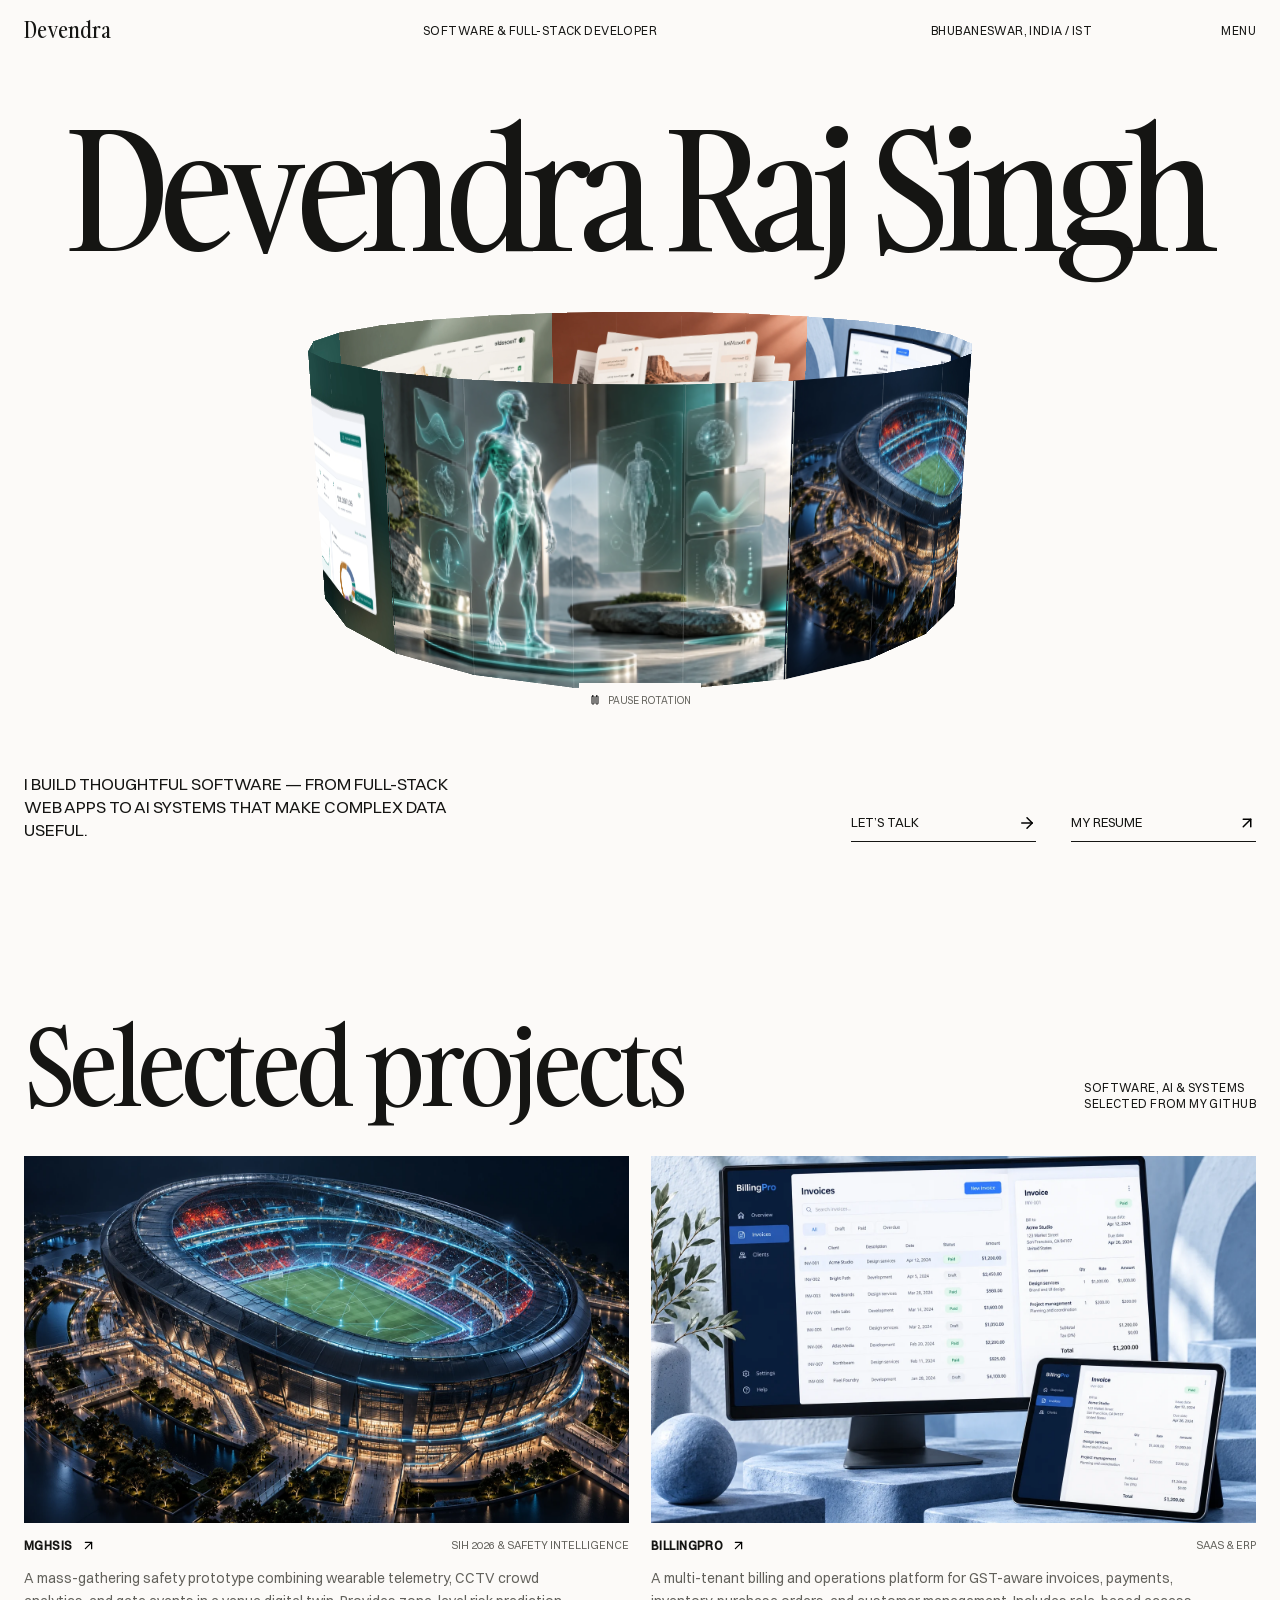
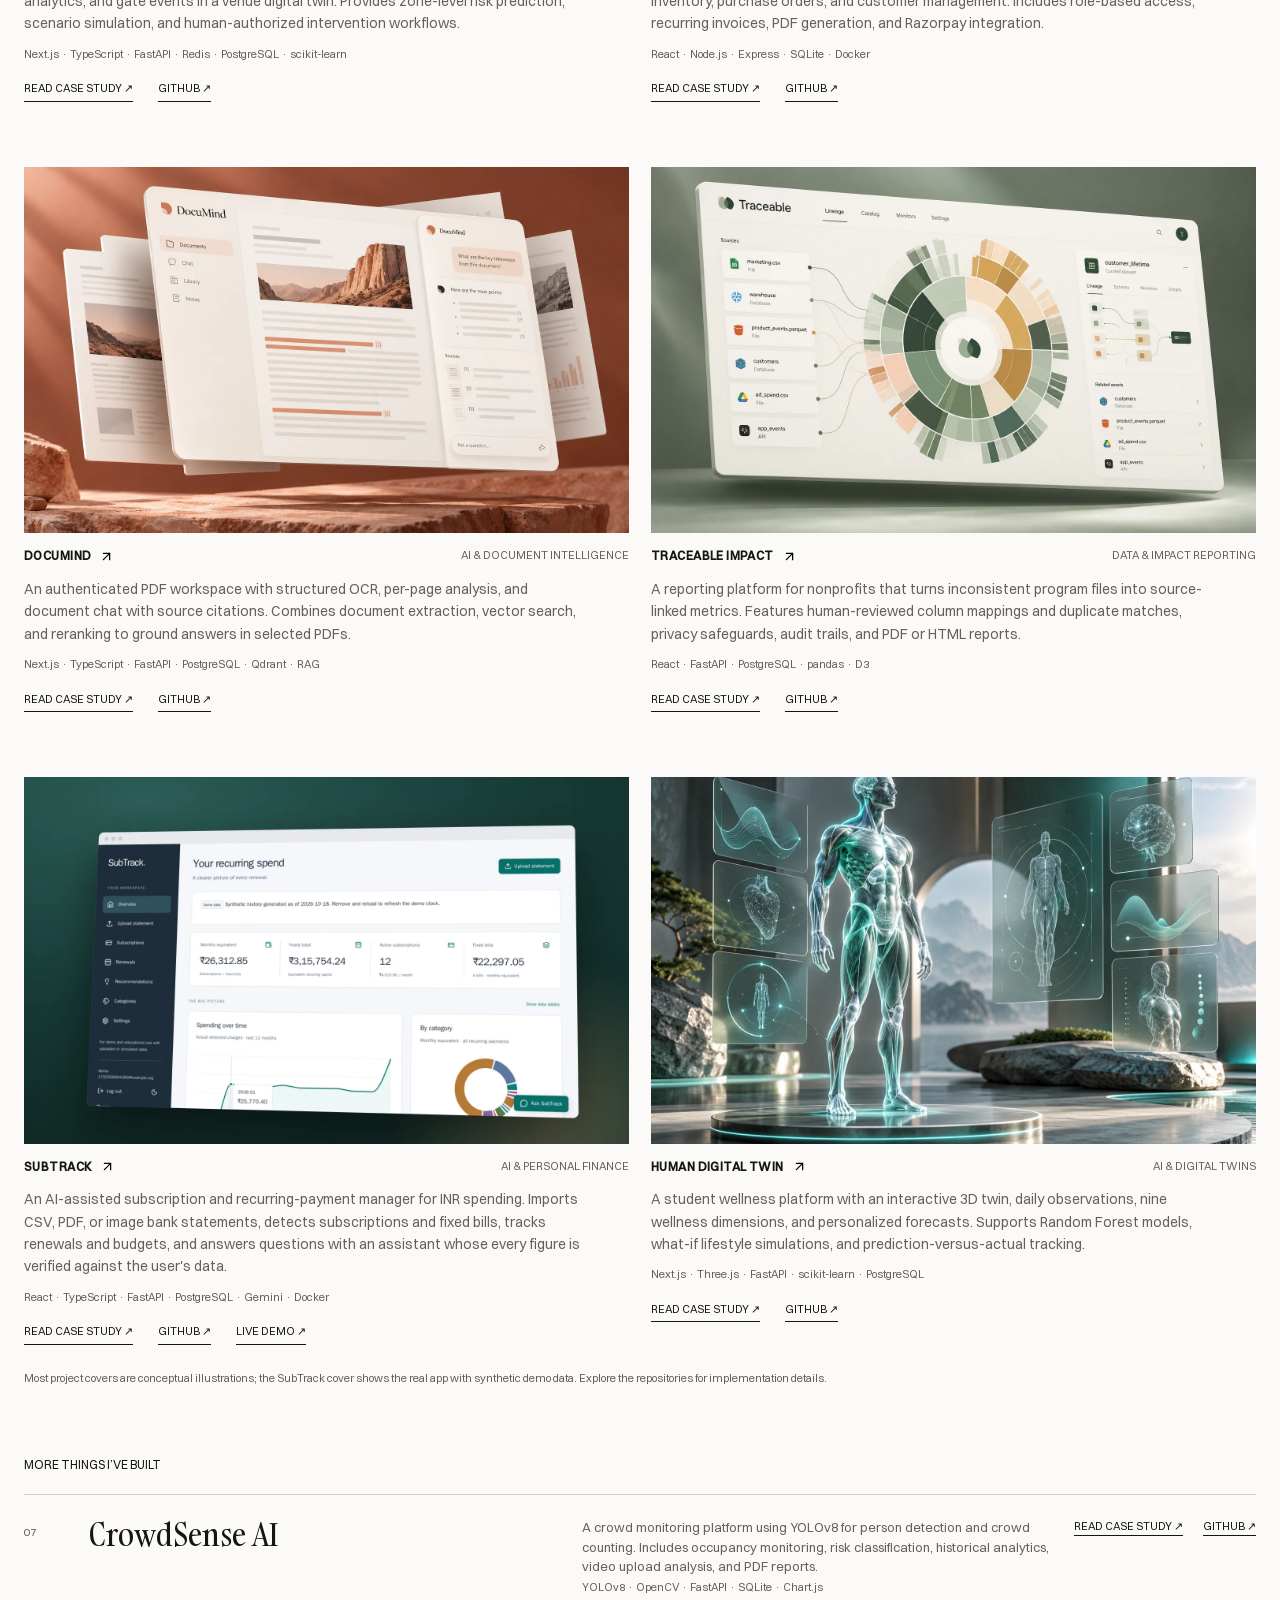
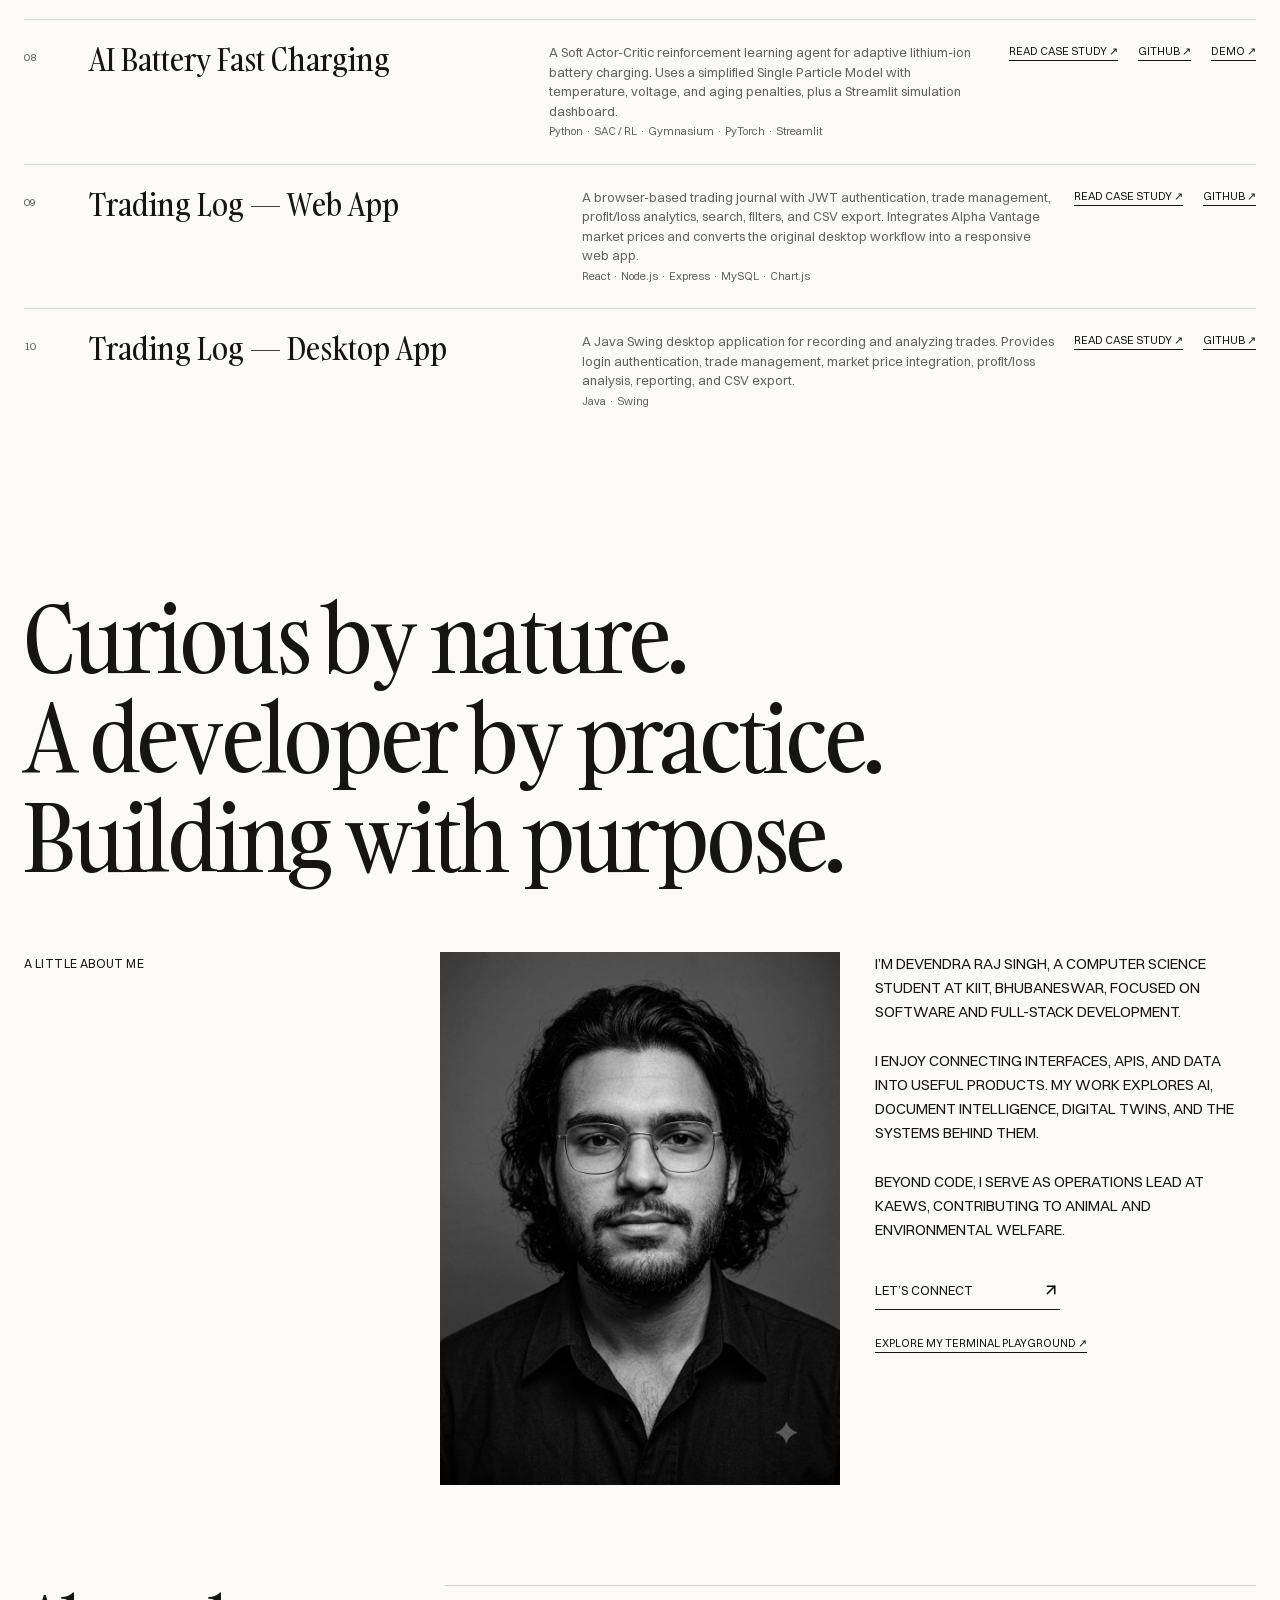
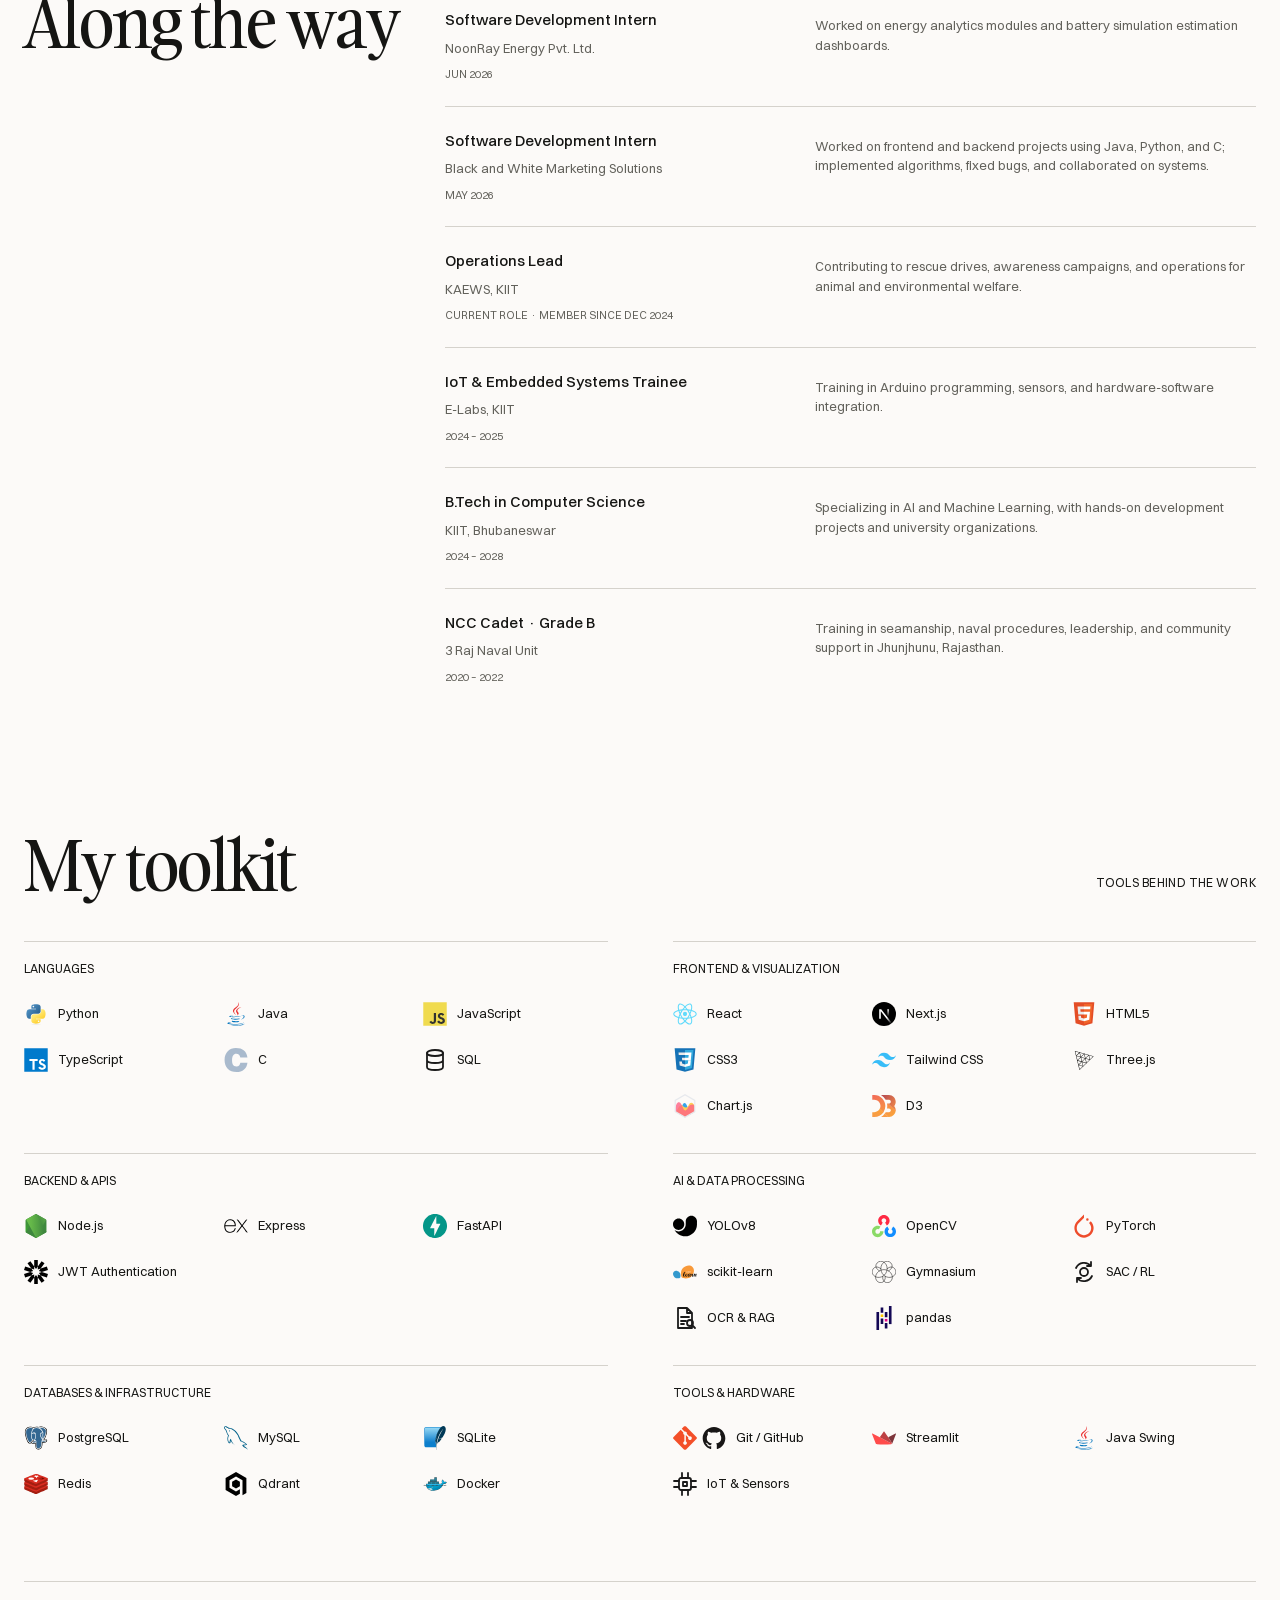
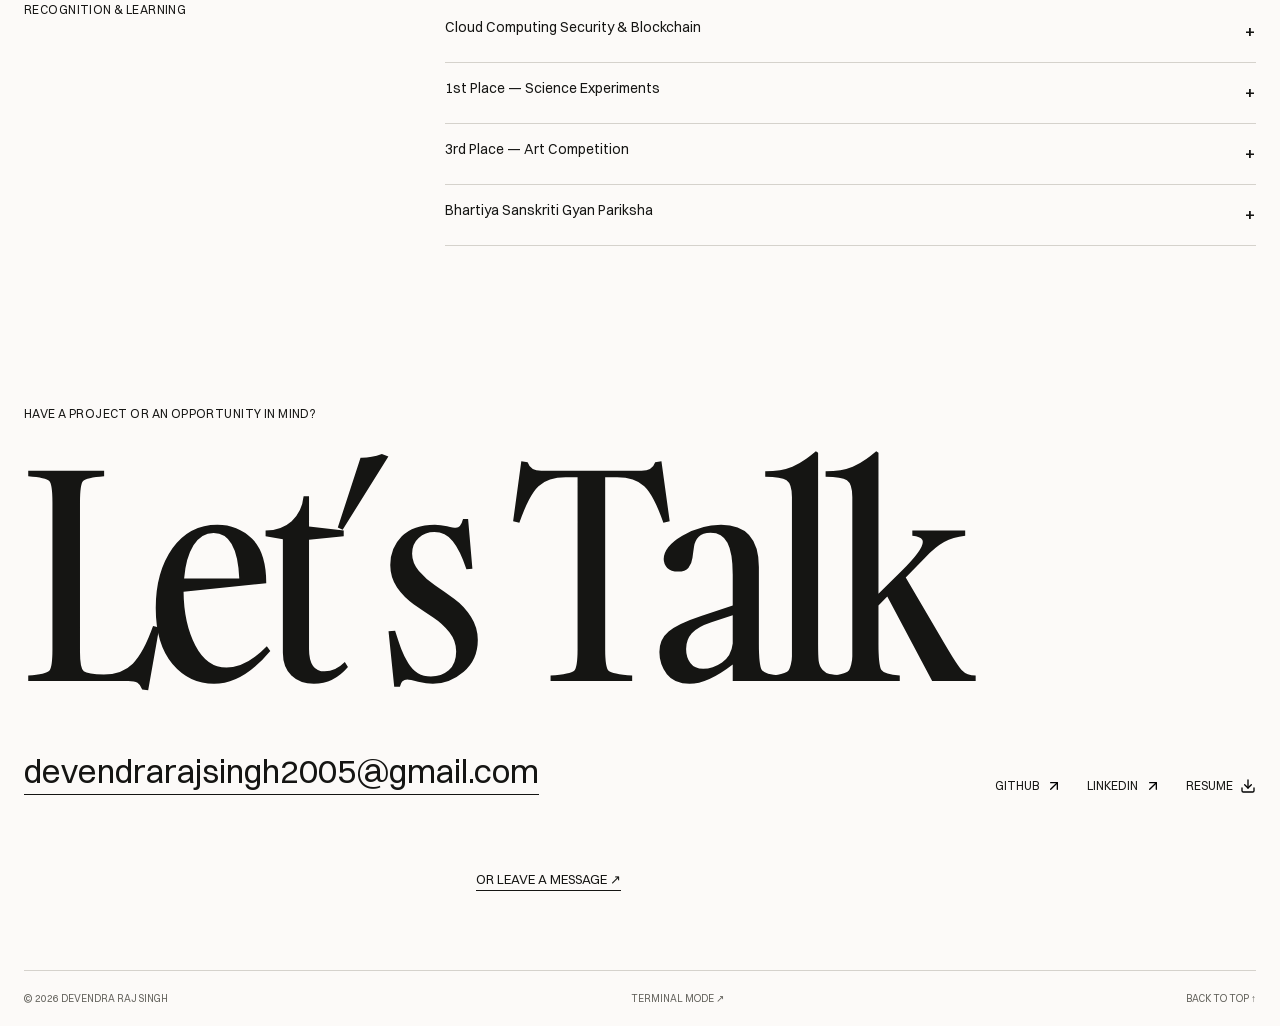
<file: index.html>
<!doctype html>
<html lang="en"><head><meta charset="utf-8"><meta name="viewport" content="width=device-width,initial-scale=1"><title>Devendra Raj Singh — Software & Full-Stack Developer</title><meta name="description" content="Devendra Raj Singh — full-stack developer and Computer Science student at KIIT. Explore software, AI, and digital twin projects."><meta name="theme-color" content="#fcfaf8"><link rel="icon" href="favicon.svg" type="image/svg+xml"><link rel="preload" href="fonts/gambarino.woff2" as="font" type="font/woff2" crossorigin><link rel="stylesheet" href="portfolio.css"><script defer src="vendor/email.min.js"></script><script defer src="portfolio.js"></script></head>
<body><a class="skip" href="#main">Skip to content</a>
<header class="site-header"><a class="wordmark" href="#home" aria-label="Devendra Raj Singh home">Devendra</a><span class="eyebrow">Software & full-stack developer</span><span class="eyebrow location">Bhubaneswar, India / IST</span><button class="menu-toggle" type="button" aria-expanded="false" aria-controls="menu-panel">MENU</button></header>
<div class="menu-panel" id="menu-panel" hidden><nav aria-label="Main navigation"><a href="#home"><small>01</small>Home</a><a href="#projects"><small>02</small>Projects</a><a href="#about"><small>03</small>About</a><a href="#skills"><small>04</small>Skills</a><a href="#contact"><small>05</small>Contact</a></nav><div class="menu-footer"><a href="output/pdf/Devendra_Raj_Singh_Resume.pdf" target="_blank" rel="noopener">Download resume ↗</a><a href="mailto:devendrarajsingh2005@gmail.com">devendrarajsingh2005@gmail.com</a></div></div>
<main id="main"><section class="hero" id="home" aria-labelledby="hero-title"><h1 id="hero-title">Devendra <span>Raj Singh</span></h1><div class="ring-stage" tabindex="0" role="group" aria-label="Rotating project artwork. Drag or use left and right arrow keys to rotate; space to pause."><div class="project-ring" aria-hidden="true"><div class="ring-slice" style="--angle:0deg;background-image:url('images/redesign/mghsis-cover.webp');background-position:0% center"></div><div class="ring-slice" style="--angle:15deg;background-image:url('images/redesign/mghsis-cover.webp');background-position:33.333333333333336% center"></div><div class="ring-slice" style="--angle:30deg;background-image:url('images/redesign/mghsis-cover.webp');background-position:66.66666666666667% center"></div><div class="ring-slice" style="--angle:45deg;background-image:url('images/redesign/mghsis-cover.webp');background-position:100% center"></div><div class="ring-slice" style="--angle:60deg;background-image:url('images/redesign/billingpro-cover.webp');background-position:0% center"></div><div class="ring-slice" style="--angle:75deg;background-image:url('images/redesign/billingpro-cover.webp');background-position:33.333333333333336% center"></div><div class="ring-slice" style="--angle:90deg;background-image:url('images/redesign/billingpro-cover.webp');background-position:66.66666666666667% center"></div><div class="ring-slice" style="--angle:105deg;background-image:url('images/redesign/billingpro-cover.webp');background-position:100% center"></div><div class="ring-slice" style="--angle:120deg;background-image:url('images/redesign/documind-cover.webp');background-position:0% center"></div><div class="ring-slice" style="--angle:135deg;background-image:url('images/redesign/documind-cover.webp');background-position:33.333333333333336% center"></div><div class="ring-slice" style="--angle:150deg;background-image:url('images/redesign/documind-cover.webp');background-position:66.66666666666667% center"></div><div class="ring-slice" style="--angle:165deg;background-image:url('images/redesign/documind-cover.webp');background-position:100% center"></div><div class="ring-slice" style="--angle:180deg;background-image:url('images/redesign/traceable-cover.webp');background-position:0% center"></div><div class="ring-slice" style="--angle:195deg;background-image:url('images/redesign/traceable-cover.webp');background-position:33.333333333333336% center"></div><div class="ring-slice" style="--angle:210deg;background-image:url('images/redesign/traceable-cover.webp');background-position:66.66666666666667% center"></div><div class="ring-slice" style="--angle:225deg;background-image:url('images/redesign/traceable-cover.webp');background-position:100% center"></div><div class="ring-slice" style="--angle:240deg;background-image:url('images/redesign/subtrack-cover.webp');background-position:0% center"></div><div class="ring-slice" style="--angle:255deg;background-image:url('images/redesign/subtrack-cover.webp');background-position:33.333333333333336% center"></div><div class="ring-slice" style="--angle:270deg;background-image:url('images/redesign/subtrack-cover.webp');background-position:66.66666666666667% center"></div><div class="ring-slice" style="--angle:285deg;background-image:url('images/redesign/subtrack-cover.webp');background-position:100% center"></div><div class="ring-slice" style="--angle:300deg;background-image:url('images/redesign/human-twin-cover.webp');background-position:0% center"></div><div class="ring-slice" style="--angle:315deg;background-image:url('images/redesign/human-twin-cover.webp');background-position:33.333333333333336% center"></div><div class="ring-slice" style="--angle:330deg;background-image:url('images/redesign/human-twin-cover.webp');background-position:66.66666666666667% center"></div><div class="ring-slice" style="--angle:345deg;background-image:url('images/redesign/human-twin-cover.webp');background-position:100% center"></div></div></div><div class="ring-bottom"><button type="button" class="motion-toggle" hidden><img src="images/icons/pause.svg" alt="" width="18" height="18"><span>Pause rotation</span></button></div><div class="hero-bottom"><p class="hero-intro">I build thoughtful software — from full-stack web apps to AI systems that make complex data useful.</p><div class="hero-actions"><a class="text-link" href="#contact">Let’s talk <img src="images/icons/arrow-right.svg" alt="" width="18" height="18"></a><a class="text-link" href="output/pdf/Devendra_Raj_Singh_Resume.pdf" target="_blank" rel="noopener">My resume <img src="images/icons/arrow-up-right.svg" alt="" width="18" height="18"></a></div></div></section>
<section class="section" id="projects" aria-labelledby="projects-title"><div class="section-top"><h2 id="projects-title">Selected projects</h2><span class="eyebrow">Software, AI & systems<br>Selected from my GitHub</span></div><div class="project-grid"><article class="project"><a class="project-image" href="case-studies/mghsis.html" aria-label="Read the MGHSIS case study"><img src="images/redesign/mghsis-cover.webp" alt="MGHSIS — illustrative project artwork" width="1536" height="1024" loading="lazy"></a><div class="project-caption"><h3 class="eyebrow"><a href="case-studies/mghsis.html">MGHSIS <img src="images/icons/arrow-up-right.svg" alt="" width="18" height="18"></a></h3><span class="project-category">SIH 2026 &amp; Safety Intelligence</span></div><p class="project-description">A mass-gathering safety prototype combining wearable telemetry, CCTV crowd analytics, and gate events in a venue digital twin. Provides zone-level risk prediction, scenario simulation, and human-authorized intervention workflows.</p><p class="project-tech">Next.js · TypeScript · FastAPI · Redis · PostgreSQL · scikit-learn</p><div class="project-links"><a href="case-studies/mghsis.html">Read case study ↗</a><a href="https://github.com/devendrarajsingh07/SIH2026-MGHSIS." target="_blank" rel="noopener noreferrer">GitHub ↗</a></div></article>
<article class="project"><a class="project-image" href="case-studies/billingpro.html" aria-label="Read the BillingPro case study"><img src="images/redesign/billingpro-cover.webp" alt="BillingPro — illustrative project artwork" width="1536" height="1024" loading="lazy"></a><div class="project-caption"><h3 class="eyebrow"><a href="case-studies/billingpro.html">BillingPro <img src="images/icons/arrow-up-right.svg" alt="" width="18" height="18"></a></h3><span class="project-category">SaaS &amp; ERP</span></div><p class="project-description">A multi-tenant billing and operations platform for GST-aware invoices, payments, inventory, purchase orders, and customer management. Includes role-based access, recurring invoices, PDF generation, and Razorpay integration.</p><p class="project-tech">React · Node.js · Express · SQLite · Docker</p><div class="project-links"><a href="case-studies/billingpro.html">Read case study ↗</a><a href="https://github.com/devendrarajsingh07/billingpro-saas" target="_blank" rel="noopener noreferrer">GitHub ↗</a></div></article>
<article class="project"><a class="project-image" href="case-studies/documind.html" aria-label="Read the DocuMind case study"><img src="images/redesign/documind-cover.webp" alt="DocuMind — illustrative project artwork" width="1536" height="1024" loading="lazy"></a><div class="project-caption"><h3 class="eyebrow"><a href="case-studies/documind.html">DocuMind <img src="images/icons/arrow-up-right.svg" alt="" width="18" height="18"></a></h3><span class="project-category">AI &amp; Document Intelligence</span></div><p class="project-description">An authenticated PDF workspace with structured OCR, per-page analysis, and document chat with source citations. Combines document extraction, vector search, and reranking to ground answers in selected PDFs.</p><p class="project-tech">Next.js · TypeScript · FastAPI · PostgreSQL · Qdrant · RAG</p><div class="project-links"><a href="case-studies/documind.html">Read case study ↗</a><a href="https://github.com/devendrarajsingh07/Pdf-with-Ai-Rag" target="_blank" rel="noopener noreferrer">GitHub ↗</a></div></article>
<article class="project"><a class="project-image" href="case-studies/traceable.html" aria-label="Read the Traceable Impact case study"><img src="images/redesign/traceable-cover.webp" alt="Traceable Impact — illustrative project artwork" width="1536" height="1024" loading="lazy"></a><div class="project-caption"><h3 class="eyebrow"><a href="case-studies/traceable.html">Traceable Impact <img src="images/icons/arrow-up-right.svg" alt="" width="18" height="18"></a></h3><span class="project-category">Data &amp; Impact Reporting</span></div><p class="project-description">A reporting platform for nonprofits that turns inconsistent program files into source-linked metrics. Features human-reviewed column mappings and duplicate matches, privacy safeguards, audit trails, and PDF or HTML reports.</p><p class="project-tech">React · FastAPI · PostgreSQL · pandas · D3</p><div class="project-links"><a href="case-studies/traceable.html">Read case study ↗</a><a href="https://github.com/devendrarajsingh07/Traceable-impact-reporting-" target="_blank" rel="noopener noreferrer">GitHub ↗</a></div></article>
<article class="project"><a class="project-image" href="case-studies/subtrack.html" aria-label="Read the SubTrack case study"><img src="images/redesign/subtrack-cover.webp" alt="SubTrack dashboard showing recurring spend, renewals, and category totals from synthetic demo data" width="1536" height="1024" loading="lazy"></a><div class="project-caption"><h3 class="eyebrow"><a href="case-studies/subtrack.html">SubTrack <img src="images/icons/arrow-up-right.svg" alt="" width="18" height="18"></a></h3><span class="project-category">AI &amp; Personal Finance</span></div><p class="project-description">An AI-assisted subscription and recurring-payment manager for INR spending. Imports CSV, PDF, or image bank statements, detects subscriptions and fixed bills, tracks renewals and budgets, and answers questions with an assistant whose every figure is verified against the user's data.</p><p class="project-tech">React · TypeScript · FastAPI · PostgreSQL · Gemini · Docker</p><div class="project-links"><a href="case-studies/subtrack.html">Read case study ↗</a><a href="https://github.com/devendrarajsingh07/AI-Powered-Subscription-Recurring-Payment-Manager" target="_blank" rel="noopener noreferrer">GitHub ↗</a><a href="https://ai-powered-subscription-recurring-p.vercel.app" target="_blank" rel="noopener noreferrer">Live demo ↗</a></div></article>
<article class="project"><a class="project-image" href="case-studies/human-digital-twin.html" aria-label="Read the Human Digital Twin case study"><img src="images/redesign/human-twin-cover.webp" alt="Human Digital Twin — illustrative project artwork" width="1536" height="1024" loading="lazy"></a><div class="project-caption"><h3 class="eyebrow"><a href="case-studies/human-digital-twin.html">Human Digital Twin <img src="images/icons/arrow-up-right.svg" alt="" width="18" height="18"></a></h3><span class="project-category">AI &amp; Digital Twins</span></div><p class="project-description">A student wellness platform with an interactive 3D twin, daily observations, nine wellness dimensions, and personalized forecasts. Supports Random Forest models, what-if lifestyle simulations, and prediction-versus-actual tracking.</p><p class="project-tech">Next.js · Three.js · FastAPI · scikit-learn · PostgreSQL</p><div class="project-links"><a href="case-studies/human-digital-twin.html">Read case study ↗</a><a href="https://github.com/devendrarajsingh07/Human-Digital-Twin0.1" target="_blank" rel="noopener noreferrer">GitHub ↗</a></div></article></div><p class="art-note">Most project covers are conceptual illustrations; the SubTrack cover shows the real app with synthetic demo data. Explore the repositories for implementation details.</p><div class="more-projects"><h3>More things I’ve built</h3><article class="archive-project"><span class="number">07</span><h3><a href="case-studies/crowdsense.html" aria-label="Read the CrowdSense AI case study">CrowdSense AI</a></h3><p>A crowd monitoring platform using YOLOv8 for person detection and crowd counting. Includes occupancy monitoring, risk classification, historical analytics, video upload analysis, and PDF reports.<br><span class="project-tech">YOLOv8 · OpenCV · FastAPI · SQLite · Chart.js</span></p><div class="archive-links"><a href="case-studies/crowdsense.html">Read case study ↗</a><a href="https://github.com/devendrarajsingh07/CrowdSense-AI" target="_blank" rel="noopener noreferrer">GitHub ↗</a></div></article>
<article class="archive-project"><span class="number">08</span><h3><a href="case-studies/battery-fast-charging.html" aria-label="Read the AI Battery Fast Charging case study">AI Battery Fast Charging</a></h3><p>A Soft Actor-Critic reinforcement learning agent for adaptive lithium-ion battery charging. Uses a simplified Single Particle Model with temperature, voltage, and aging penalties, plus a Streamlit simulation dashboard.<br><span class="project-tech">Python · SAC / RL · Gymnasium · PyTorch · Streamlit</span></p><div class="archive-links"><a href="case-studies/battery-fast-charging.html">Read case study ↗</a><a href="https://github.com/devendrarajsingh07/AI_Battery_Fast_Charging" target="_blank" rel="noopener noreferrer">GitHub ↗</a><a href="https://devrajsingh07.streamlit.app" target="_blank" rel="noopener noreferrer">Demo ↗</a></div></article>
<article class="archive-project"><span class="number">09</span><h3><a href="case-studies/trading-log-web.html" aria-label="Read the Trading Log — Web App case study">Trading Log — Web App</a></h3><p>A browser-based trading journal with JWT authentication, trade management, profit/loss analytics, search, filters, and CSV export. Integrates Alpha Vantage market prices and converts the original desktop workflow into a responsive web app.<br><span class="project-tech">React · Node.js · Express · MySQL · Chart.js</span></p><div class="archive-links"><a href="case-studies/trading-log-web.html">Read case study ↗</a><a href="https://github.com/devendrarajsingh07/Trading-Log-Management-System-using-JS" target="_blank" rel="noopener noreferrer">GitHub ↗</a></div></article>
<article class="archive-project"><span class="number">10</span><h3><a href="case-studies/trading-log-desktop.html" aria-label="Read the Trading Log — Desktop App case study">Trading Log — Desktop App</a></h3><p>A Java Swing desktop application for recording and analyzing trades. Provides login authentication, trade management, market price integration, profit/loss analysis, reporting, and CSV export.<br><span class="project-tech">Java · Swing</span></p><div class="archive-links"><a href="case-studies/trading-log-desktop.html">Read case study ↗</a><a href="https://github.com/devendrarajsingh07/Trading-Log-Management-System" target="_blank" rel="noopener noreferrer">GitHub ↗</a></div></article></div></section>
<section class="section about" id="about" aria-labelledby="about-title"><h2 class="about-heading" id="about-title">Curious by nature.<br>A developer by practice.<br>Building with purpose.</h2><div class="about-layout"><p class="eyebrow about-label">A little about me</p><img class="portrait" src="images/devendra-portrait.jpeg" alt="Portrait of Devendra Raj Singh" width="896" height="1200" loading="lazy"><div class="about-copy"><p>I’m Devendra Raj Singh, a Computer Science student at KIIT, Bhubaneswar, focused on software and full-stack development.</p><p>I enjoy connecting interfaces, APIs, and data into useful products. My work explores AI, document intelligence, digital twins, and the systems behind them.</p><p>Beyond code, I serve as Operations Lead at KAEWS, contributing to animal and environmental welfare.</p><a class="text-link" href="mailto:devendrarajsingh2005@gmail.com">Let’s connect <img src="images/icons/arrow-up-right.svg" alt="" width="18" height="18"></a><a class="small-link" href="terminal.html">Explore my terminal playground ↗</a></div></div><div class="experience"><h2>Along the way</h2><div><article class="experience-entry"><div><h3>Software Development Intern</h3><p>NoonRay Energy Pvt. Ltd.</p><time>Jun 2026</time></div><p>Worked on energy analytics modules and battery simulation estimation dashboards.</p></article><article class="experience-entry"><div><h3>Software Development Intern</h3><p>Black and White Marketing Solutions</p><time>May 2026</time></div><p>Worked on frontend and backend projects using Java, Python, and C; implemented algorithms, fixed bugs, and collaborated on systems.</p></article><article class="experience-entry"><div><h3>Operations Lead</h3><p>KAEWS, KIIT</p><time>Current role · Member since Dec 2024</time></div><p>Contributing to rescue drives, awareness campaigns, and operations for animal and environmental welfare.</p></article><article class="experience-entry"><div><h3>IoT &amp; Embedded Systems Trainee</h3><p>E-Labs, KIIT</p><time>2024 – 2025</time></div><p>Training in Arduino programming, sensors, and hardware-software integration.</p></article><article class="experience-entry"><div><h3>B.Tech in Computer Science</h3><p>KIIT, Bhubaneswar</p><time>2024 – 2028</time></div><p>Specializing in AI and Machine Learning, with hands-on development projects and university organizations.</p></article><article class="experience-entry"><div><h3>NCC Cadet · Grade B</h3><p>3 Raj Naval Unit</p><time>2020 – 2022</time></div><p>Training in seamanship, naval procedures, leadership, and community support in Jhunjhunu, Rajasthan.</p></article></div></div></section>
<section class="section skills" id="skills" aria-labelledby="skills-title"><div class="section-top"><h2 id="skills-title">My toolkit</h2><p class="eyebrow">Tools behind the work</p></div><div class="skills-grid-groups"><div class="skill-group"><h3>Languages</h3><div class="skills-grid">
                    <span class="skill-badge"><img class="skill-icon" src="images/skills/python.svg" alt="" aria-hidden="true" width="24" height="24" loading="lazy"><span>Python</span></span>
                    <span class="skill-badge"><img class="skill-icon" src="images/skills/java.svg" alt="" aria-hidden="true" width="24" height="24" loading="lazy"><span>Java</span></span>
                    <span class="skill-badge"><img class="skill-icon" src="images/skills/javascript.svg" alt="" aria-hidden="true" width="24" height="24" loading="lazy"><span>JavaScript</span></span>
                    <span class="skill-badge"><img class="skill-icon" src="images/skills/typescript.svg" alt="" aria-hidden="true" width="24" height="24" loading="lazy"><span>TypeScript</span></span>
                    <span class="skill-badge"><img class="skill-icon" src="images/skills/c.svg" alt="" aria-hidden="true" width="24" height="24" loading="lazy"><span>C</span></span>
                    <span class="skill-badge"><img class="skill-icon" src="images/skills/sql.svg" alt="" aria-hidden="true" width="24" height="24" loading="lazy"><span>SQL</span></span>
                </div></div>
<div class="skill-group"><h3>Frontend &amp; Visualization</h3><div class="skills-grid">
                    <span class="skill-badge"><img class="skill-icon" src="images/skills/react.svg" alt="" aria-hidden="true" width="24" height="24" loading="lazy"><span>React</span></span>
                    <span class="skill-badge"><img class="skill-icon" src="images/skills/nextjs.svg" alt="" aria-hidden="true" width="24" height="24" loading="lazy"><span>Next.js</span></span>
                    <span class="skill-badge"><img class="skill-icon" src="images/skills/html5.svg" alt="" aria-hidden="true" width="24" height="24" loading="lazy"><span>HTML5</span></span>
                    <span class="skill-badge"><img class="skill-icon" src="images/skills/css3.svg" alt="" aria-hidden="true" width="24" height="24" loading="lazy"><span>CSS3</span></span>
                    <span class="skill-badge"><img class="skill-icon" src="images/skills/tailwind.svg" alt="" aria-hidden="true" width="24" height="24" loading="lazy"><span>Tailwind CSS</span></span>
                    <span class="skill-badge"><img class="skill-icon" src="images/skills/threejs.svg" alt="" aria-hidden="true" width="24" height="24" loading="lazy"><span>Three.js</span></span>
                    <span class="skill-badge"><img class="skill-icon" src="images/skills/chartjs.svg" alt="" aria-hidden="true" width="24" height="24" loading="lazy"><span>Chart.js</span></span>
                    <span class="skill-badge"><img class="skill-icon" src="images/skills/d3.svg" alt="" aria-hidden="true" width="24" height="24" loading="lazy"><span>D3</span></span>
                </div></div>
<div class="skill-group"><h3>Backend &amp; APIs</h3><div class="skills-grid">
                    <span class="skill-badge"><img class="skill-icon" src="images/skills/nodejs.svg" alt="" aria-hidden="true" width="24" height="24" loading="lazy"><span>Node.js</span></span>
                    <span class="skill-badge"><img class="skill-icon" src="images/skills/express.svg" alt="" aria-hidden="true" width="24" height="24" loading="lazy"><span>Express</span></span>
                    <span class="skill-badge"><img class="skill-icon" src="images/skills/fastapi.svg" alt="" aria-hidden="true" width="24" height="24" loading="lazy"><span>FastAPI</span></span>
                    <span class="skill-badge"><img class="skill-icon" src="images/skills/jsonwebtokens.svg" alt="" aria-hidden="true" width="24" height="24" loading="lazy"><span>JWT Authentication</span></span>
                </div></div>
<div class="skill-group"><h3>AI &amp; Data Processing</h3><div class="skills-grid">
                    <span class="skill-badge"><img class="skill-icon" src="images/skills/ultralytics.svg" alt="" aria-hidden="true" width="24" height="24" loading="lazy"><span>YOLOv8</span></span>
                    <span class="skill-badge"><img class="skill-icon" src="images/skills/opencv.svg" alt="" aria-hidden="true" width="24" height="24" loading="lazy"><span>OpenCV</span></span>
                    <span class="skill-badge"><img class="skill-icon" src="images/skills/pytorch.svg" alt="" aria-hidden="true" width="24" height="24" loading="lazy"><span>PyTorch</span></span>
                    <span class="skill-badge"><img class="skill-icon" src="images/skills/sklearn.svg" alt="" aria-hidden="true" width="24" height="24" loading="lazy"><span>scikit-learn</span></span>
                    <span class="skill-badge"><img class="skill-icon skill-icon-wide" src="images/skills/gymnasium.svg" alt="" aria-hidden="true" width="24" height="24" loading="lazy"><span>Gymnasium</span></span>
                    <span class="skill-badge"><img class="skill-icon" src="images/skills/reinforcement-learning.svg" alt="" aria-hidden="true" width="24" height="24" loading="lazy"><span>SAC / RL</span></span>
                    <span class="skill-badge"><img class="skill-icon" src="images/skills/document-ai.svg" alt="" aria-hidden="true" width="24" height="24" loading="lazy"><span>OCR &amp; RAG</span></span>
                    <span class="skill-badge"><img class="skill-icon" src="images/skills/pandas.svg" alt="" aria-hidden="true" width="24" height="24" loading="lazy"><span>pandas</span></span>
                </div></div>
<div class="skill-group"><h3>Databases &amp; Infrastructure</h3><div class="skills-grid">
                    <span class="skill-badge"><img class="skill-icon" src="images/skills/postgresql.svg" alt="" aria-hidden="true" width="24" height="24" loading="lazy"><span>PostgreSQL</span></span>
                    <span class="skill-badge"><img class="skill-icon" src="images/skills/mysql.svg" alt="" aria-hidden="true" width="24" height="24" loading="lazy"><span>MySQL</span></span>
                    <span class="skill-badge"><img class="skill-icon" src="images/skills/sqlite.svg" alt="" aria-hidden="true" width="24" height="24" loading="lazy"><span>SQLite</span></span>
                    <span class="skill-badge"><img class="skill-icon" src="images/skills/redis.svg" alt="" aria-hidden="true" width="24" height="24" loading="lazy"><span>Redis</span></span>
                    <span class="skill-badge"><img class="skill-icon" src="images/skills/qdrant.svg" alt="" aria-hidden="true" width="24" height="24" loading="lazy"><span>Qdrant</span></span>
                    <span class="skill-badge"><img class="skill-icon" src="images/skills/docker.svg" alt="" aria-hidden="true" width="24" height="24" loading="lazy"><span>Docker</span></span>
                </div></div>
<div class="skill-group"><h3>Tools &amp; Hardware</h3><div class="skills-grid">
                    <span class="skill-badge"><img class="skill-icon" src="images/skills/git.svg" alt="" aria-hidden="true" width="24" height="24" loading="lazy"><img class="skill-icon" src="images/skills/github.svg" alt="" aria-hidden="true" width="24" height="24" loading="lazy"><span>Git / GitHub</span></span>
                    <span class="skill-badge"><img class="skill-icon" src="images/skills/streamlit.svg" alt="" aria-hidden="true" width="24" height="24" loading="lazy"><span>Streamlit</span></span>
                    <span class="skill-badge"><img class="skill-icon" src="images/skills/java.svg" alt="" aria-hidden="true" width="24" height="24" loading="lazy"><span>Java Swing</span></span>
                    <span class="skill-badge"><img class="skill-icon" src="images/skills/iot.svg" alt="" aria-hidden="true" width="24" height="24" loading="lazy"><span>IoT &amp; Sensors</span></span>
                </div></div></div><div class="recognition"><p class="eyebrow">Recognition & learning</p><div><details><summary>Cloud Computing Security &amp; Blockchain</summary><p>Completed a 40-hour self-paced course from Electronics &amp; ICT Academy, IIT Roorkee, Jun 2026. Certificate ID: EICTIITR-SPC-CCSB-25-24.</p></details><details><summary>1st Place — Science Experiments</summary><p>Science &amp; Creativity Week, Birla Science Centre, BITS Pilani. Feb 2020.</p></details><details><summary>3rd Place — Art Competition</summary><p>Bharat Singh Memorial Art Competition, Birla Education Trust, Pilani. Dec 2019.</p></details><details><summary>Bhartiya Sanskriti Gyan Pariksha</summary><p>Participated in the cultural knowledge examination conducted by Gayatri Teerth, Shantikunj, Haridwar. 2019–20.</p></details></div></div></section>
<section class="section contact" id="contact" aria-labelledby="contact-title"><p class="eyebrow">Have a project or an opportunity in mind?</p><h2 id="contact-title">Let’s Talk</h2><div class="contact-top"><a class="email-link" href="mailto:devendrarajsingh2005@gmail.com">devendrarajsingh2005@gmail.com</a><div class="socials"><a href="https://github.com/devendrarajsingh07" target="_blank" rel="noopener noreferrer">GitHub <img src="images/icons/arrow-up-right.svg" alt="" width="18" height="18"></a><a href="https://www.linkedin.com/in/devendra-raj-singh-b118b3212/" target="_blank" rel="noopener noreferrer">LinkedIn <img src="images/icons/arrow-up-right.svg" alt="" width="18" height="18"></a><a href="output/pdf/Devendra_Raj_Singh_Resume.pdf" target="_blank" rel="noopener">Resume <img src="images/icons/download.svg" alt="" width="18" height="18"></a></div></div><details class="message-details"><summary>Or leave a message ↗</summary><form class="contact-form"><label>Your name<input name="name" autocomplete="name" required maxlength="120"></label><label>Email address<input name="email" type="email" autocomplete="email" required maxlength="254"></label><label class="full">Your message<textarea name="message" required maxlength="5000" rows="4"></textarea></label><button type="submit">Send message ↗</button><p class="form-status full" role="status" aria-live="polite"></p></form></details></section></main>
<footer class="site-footer"><span>© 2026 Devendra Raj Singh</span><a href="terminal.html">Terminal mode ↗</a><a href="#home">Back to top ↑</a></footer></body></html>
</file>
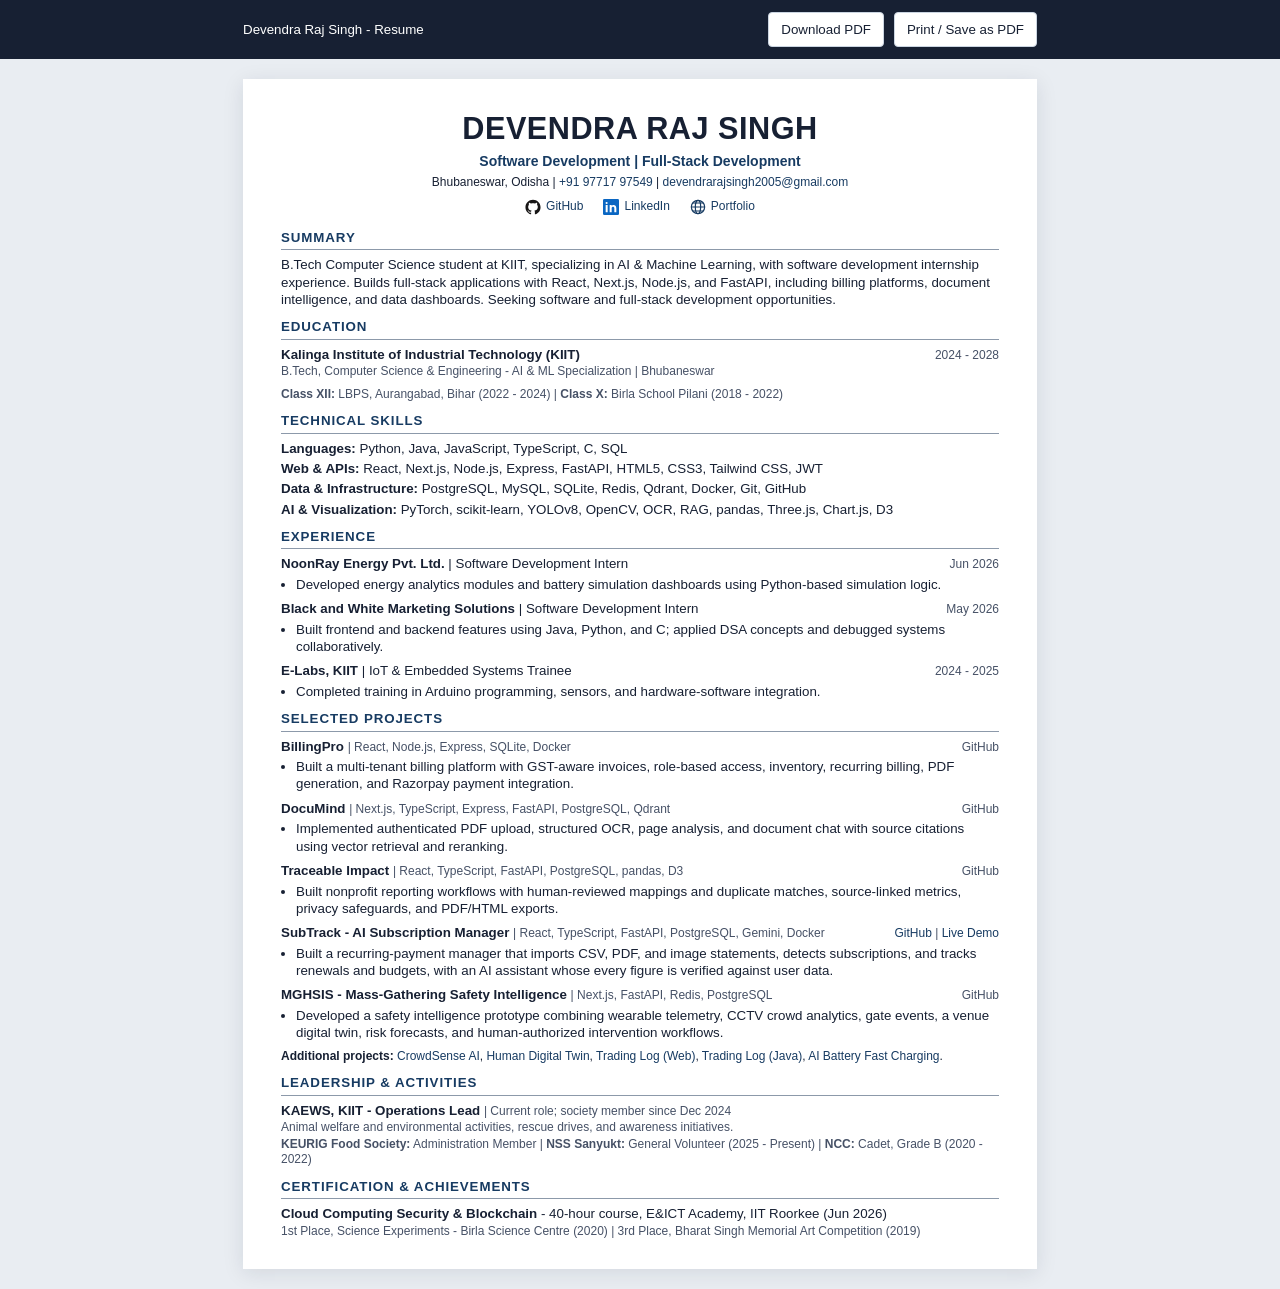
<file: resume.html>
<!DOCTYPE html>
<html lang="en">
<head>
  <meta charset="UTF-8">
  <meta name="viewport" content="width=device-width, initial-scale=1.0">
  <title>Devendra Raj Singh - Software Developer Resume</title>
  <meta name="description" content="Software and full-stack development resume of Devendra Raj Singh, B.Tech CSE student at KIIT specializing in AI and ML.">
  <link rel="icon" href="favicon.svg" type="image/svg+xml">
  <!-- Styles are inlined from resume.css so this HTML also works offline. -->
  <style>
:root { --ink: #172033; --muted: #465166; --accent: #173b62; }
* { box-sizing: border-box; }
body { margin: 0; color: var(--ink); background: #e9edf2; font-family: Arial, Helvetica, sans-serif; font-size: 10pt; line-height: 1.3; }
a { color: var(--accent); text-decoration: none; }
a:hover { text-decoration: underline; }
.print-bar { background: #172033; padding: 12px 20px; color: white; font-size: 10pt; }
.print-bar-inner { max-width: 794px; margin: auto; display: flex; justify-content: space-between; align-items: center; gap: 12px; }
.print-actions { display: flex; gap: 10px; }
.print-btn { border: 1px solid #cbd5e1; border-radius: 4px; background: white; color: #172033; padding: 8px 12px; font: inherit; cursor: pointer; }
.page { width: min(100% - 24px, 794px); margin: 20px auto; background: white; padding: 30px 38px; box-shadow: 0 4px 20px #1720331a; }
.resume-header { text-align: center; margin-bottom: 12px; }
h1 { font-size: 23pt; letter-spacing: 0.5px; margin: 0 0 3px; }
.resume-focus { margin: 0 0 5px; font-size: 10.5pt; font-weight: 600; color: var(--accent); }
.contact-line, .contact-links { font-size: 9pt; margin: 3px 0; overflow-wrap: anywhere; }
.profile-links { display: flex; align-items: center; justify-content: center; gap: 20px; flex-wrap: wrap; padding-top: 3px; }
.profile-link { display: inline-flex; align-items: center; gap: 5px; padding: 2px 0; }
.profile-link img { width: 16px; height: 16px; object-fit: contain; }
.section { margin-top: 10px; }
.section-title { font-size: 10pt; letter-spacing: 0.9px; color: var(--accent); border-bottom: 1px solid #8c99aa; padding-bottom: 3px; margin: 0 0 6px; }
p { margin: 0; }
.entry { margin-bottom: 7px; }
.entry:last-child { margin-bottom: 0; }
.entry-header, .entry-header-project { display: flex; justify-content: space-between; gap: 12px; align-items: baseline; }
.entry-date, .project-links { white-space: nowrap; font-size: 9pt; color: var(--muted); }
.entry-sub { font-size: 9pt; color: var(--muted); margin-top: 1px; }
.entry-bullets { margin: 3px 0 0; padding-left: 15px; }
.entry-bullets li { margin-bottom: 2px; }
.project-tech { color: var(--muted); font-size: 9pt; }
.skills-block p { margin-bottom: 3px; }
.additional-projects { margin-top: 6px; font-size: 9pt; }
.membership-note { color: var(--muted); font-size: 9pt; }
@media (max-width: 600px) { .page { padding: 24px 18px; } h1 { font-size: 21pt; } .entry-header, .entry-header-project { flex-wrap: wrap; gap: 2px 10px; } .print-bar-inner { flex-wrap: wrap; } .print-actions { flex-wrap: wrap; } }
@media print { @page { size: A4; margin: 11mm 12mm; } body { background: white; font-size: 9.5pt; } .no-print { display: none !important; } .page { width: 100%; margin: 0; padding: 0; box-shadow: none; } .resume-header { margin-bottom: 8px; } .section { margin-top: 6px; } .section-title { padding-bottom: 2px; margin-bottom: 4px; } .entry { margin-bottom: 4px; break-inside: avoid; } .section-title { break-after: avoid; } .entry-bullets { margin-top: 2px; } .entry-bullets li { margin-bottom: 0; } a { color: inherit; } h1 { font-size: 22pt; } }
  </style>
</head>
<body>
  <div class="print-bar no-print"><div class="print-bar-inner">
    <span>Devendra Raj Singh - Resume</span>
    <div class="print-actions"><a class="print-btn" href="output/pdf/Devendra_Raj_Singh_Resume.pdf" download>Download PDF</a><button class="print-btn" type="button" onclick="window.print()">Print / Save as PDF</button></div>
  </div></div>
  <main class="page">
    <header class="resume-header">
      <h1>DEVENDRA RAJ SINGH</h1>
      <p class="resume-focus">Software Development | Full-Stack Development</p>
      <p class="contact-line">Bhubaneswar, Odisha | <a href="tel:+919771797549">+91 97717 97549</a> | <a href="mailto:devendrarajsingh2005@gmail.com">devendrarajsingh2005@gmail.com</a></p>
      <nav class="contact-links profile-links" aria-label="Professional profiles"><a class="profile-link" href="https://github.com/devendrarajsingh07" target="_blank" rel="noopener noreferrer" aria-label="Open GitHub" title="https://github.com/devendrarajsingh07"><img src="[data-uri]" alt="" width="16" height="16">GitHub</a><a class="profile-link" href="https://www.linkedin.com/in/devendra-raj-singh-b118b3212/" target="_blank" rel="noopener noreferrer" aria-label="Open LinkedIn" title="https://www.linkedin.com/in/devendra-raj-singh-b118b3212/"><img src="[data-uri]" alt="" width="16" height="16">LinkedIn</a><a class="profile-link" href="https://devendrarajsingh.netlify.app" target="_blank" rel="noopener noreferrer" aria-label="Open Portfolio" title="https://devendrarajsingh.netlify.app"><img src="[data-uri]" alt="" width="16" height="16">Portfolio</a></nav>
    </header>
    <section class="section">
      <h2 class="section-title">SUMMARY</h2>
      <p>B.Tech Computer Science student at KIIT, specializing in AI &amp; Machine Learning, with software development internship experience. Builds full-stack applications with React, Next.js, Node.js, and FastAPI, including billing platforms, document intelligence, and data dashboards. Seeking software and full-stack development opportunities.</p>
    </section>
    <section class="section">
      <h2 class="section-title">EDUCATION</h2>
      <div class="entry"><div class="entry-header"><strong>Kalinga Institute of Industrial Technology (KIIT)</strong><span class="entry-date">2024 - 2028</span></div><p class="entry-sub">B.Tech, Computer Science &amp; Engineering - AI &amp; ML Specialization | Bhubaneswar</p></div>
      <p class="entry-sub"><strong>Class XII:</strong> LBPS, Aurangabad, Bihar (2022 - 2024) | <strong>Class X:</strong> Birla School Pilani (2018 - 2022)</p>
    </section>
    <section class="section">
      <h2 class="section-title">TECHNICAL SKILLS</h2>
      <div class="skills-block">
        <p><strong>Languages:</strong> Python, Java, JavaScript, TypeScript, C, SQL</p>
        <p><strong>Web &amp; APIs:</strong> React, Next.js, Node.js, Express, FastAPI, HTML5, CSS3, Tailwind CSS, JWT</p>
        <p><strong>Data &amp; Infrastructure:</strong> PostgreSQL, MySQL, SQLite, Redis, Qdrant, Docker, Git, GitHub</p>
        <p><strong>AI &amp; Visualization:</strong> PyTorch, scikit-learn, YOLOv8, OpenCV, OCR, RAG, pandas, Three.js, Chart.js, D3</p>
      </div>
    </section>
    <section class="section">
      <h2 class="section-title">EXPERIENCE</h2>
      <div class="entry"><div class="entry-header"><span><strong>NoonRay Energy Pvt. Ltd.</strong> | Software Development Intern</span><span class="entry-date">Jun 2026</span></div><ul class="entry-bullets"><li>Developed energy analytics modules and battery simulation dashboards using Python-based simulation logic.</li></ul></div>
      <div class="entry"><div class="entry-header"><span><strong>Black and White Marketing Solutions</strong> | Software Development Intern</span><span class="entry-date">May 2026</span></div><ul class="entry-bullets"><li>Built frontend and backend features using Java, Python, and C; applied DSA concepts and debugged systems collaboratively.</li></ul></div>
      <div class="entry"><div class="entry-header"><span><strong>E-Labs, KIIT</strong> | IoT &amp; Embedded Systems Trainee</span><span class="entry-date">2024 - 2025</span></div><ul class="entry-bullets"><li>Completed training in Arduino programming, sensors, and hardware-software integration.</li></ul></div>
    </section>
    <section class="section">
      <h2 class="section-title">SELECTED PROJECTS</h2>
      <div class="entry">
        <div class="entry-header-project"><span><strong>BillingPro</strong> <span class="project-tech">| React, Node.js, Express, SQLite, Docker</span></span><a class="project-links" href="https://github.com/devendrarajsingh07/billingpro-saas" target="_blank" rel="noopener noreferrer">GitHub</a></div>
        <ul class="entry-bullets"><li>Built a multi-tenant billing platform with GST-aware invoices, role-based access, inventory, recurring billing, PDF generation, and Razorpay payment integration.</li></ul>
      </div>
      <div class="entry">
        <div class="entry-header-project"><span><strong>DocuMind</strong> <span class="project-tech">| Next.js, TypeScript, Express, FastAPI, PostgreSQL, Qdrant</span></span><a class="project-links" href="https://github.com/devendrarajsingh07/Pdf-with-Ai-Rag" target="_blank" rel="noopener noreferrer">GitHub</a></div>
        <ul class="entry-bullets"><li>Implemented authenticated PDF upload, structured OCR, page analysis, and document chat with source citations using vector retrieval and reranking.</li></ul>
      </div>
      <div class="entry">
        <div class="entry-header-project"><span><strong>Traceable Impact</strong> <span class="project-tech">| React, TypeScript, FastAPI, PostgreSQL, pandas, D3</span></span><a class="project-links" href="https://github.com/devendrarajsingh07/Traceable-impact-reporting-" target="_blank" rel="noopener noreferrer">GitHub</a></div>
        <ul class="entry-bullets"><li>Built nonprofit reporting workflows with human-reviewed mappings and duplicate matches, source-linked metrics, privacy safeguards, and PDF/HTML exports.</li></ul>
      </div>
      <div class="entry">
        <div class="entry-header-project"><span><strong>SubTrack - AI Subscription Manager</strong> <span class="project-tech">| React, TypeScript, FastAPI, PostgreSQL, Gemini, Docker</span></span><span class="project-links"><a href="https://github.com/devendrarajsingh07/AI-Powered-Subscription-Recurring-Payment-Manager" target="_blank" rel="noopener noreferrer">GitHub</a> | <a href="https://ai-powered-subscription-recurring-p.vercel.app" target="_blank" rel="noopener noreferrer">Live Demo</a></span></div>
        <ul class="entry-bullets"><li>Built a recurring-payment manager that imports CSV, PDF, and image statements, detects subscriptions, and tracks renewals and budgets, with an AI assistant whose every figure is verified against user data.</li></ul>
      </div>
      <div class="entry">
        <div class="entry-header-project"><span><strong>MGHSIS - Mass-Gathering Safety Intelligence</strong> <span class="project-tech">| Next.js, FastAPI, Redis, PostgreSQL</span></span><a class="project-links" href="https://github.com/devendrarajsingh07/SIH2026-MGHSIS." target="_blank" rel="noopener noreferrer">GitHub</a></div>
        <ul class="entry-bullets"><li>Developed a safety intelligence prototype combining wearable telemetry, CCTV crowd analytics, gate events, a venue digital twin, risk forecasts, and human-authorized intervention workflows.</li></ul>
      </div>
      <p class="additional-projects"><strong>Additional projects:</strong> <a href="https://github.com/devendrarajsingh07/CrowdSense-AI">CrowdSense AI</a>, <a href="https://github.com/devendrarajsingh07/Human-Digital-Twin0.1">Human Digital Twin</a>, <a href="https://github.com/devendrarajsingh07/Trading-Log-Management-System-using-JS">Trading Log (Web)</a>, <a href="https://github.com/devendrarajsingh07/Trading-Log-Management-System">Trading Log (Java)</a>, <a href="https://github.com/devendrarajsingh07/AI_Battery_Fast_Charging">AI Battery Fast Charging</a>.</p>
    </section>
    <section class="section">
      <h2 class="section-title">LEADERSHIP &amp; ACTIVITIES</h2>
      <p><strong>KAEWS, KIIT - Operations Lead</strong> <span class="membership-note">| Current role; society member since Dec 2024</span></p>
      <p class="entry-sub">Animal welfare and environmental activities, rescue drives, and awareness initiatives.</p>
      <p class="entry-sub"><strong>KEURIG Food Society:</strong> Administration Member | <strong>NSS Sanyukt:</strong> General Volunteer (2025 - Present) | <strong>NCC:</strong> Cadet, Grade B (2020 - 2022)</p>
    </section>
    <section class="section">
      <h2 class="section-title">CERTIFICATION &amp; ACHIEVEMENTS</h2>
      <p><strong>Cloud Computing Security &amp; Blockchain</strong> - 40-hour course, E&amp;ICT Academy, IIT Roorkee (Jun 2026)</p>
      <p class="entry-sub">1st Place, Science Experiments - Birla Science Centre (2020) | 3rd Place, Bharat Singh Memorial Art Competition (2019)</p>
    </section>
  </main>
</body>
</html>
</file>
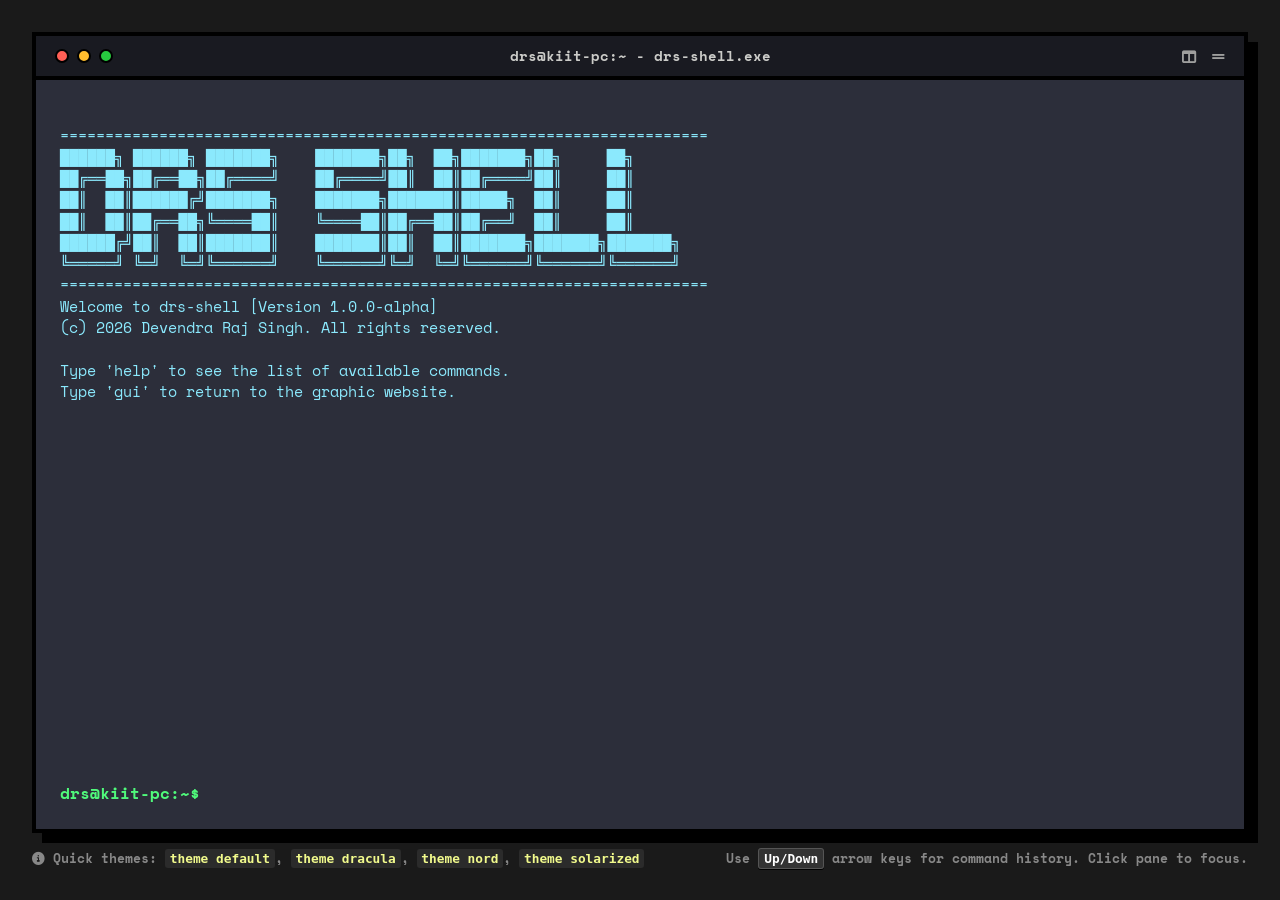
<file: terminal.html>
<!DOCTYPE html>
<html lang="en">
<head>
    <meta charset="UTF-8">
    <meta name="viewport" content="width=device-width, initial-scale=1.0">
    <title>drs-shell.exe | Interactive Terminal Resume</title>
    <meta name="description" content="An interactive command-line interface resume playground for Devendra Raj Singh. Run commands, play arcade games, and inspect source files.">
    <link rel="preconnect" href="https://fonts.googleapis.com">
    <link rel="preconnect" href="https://fonts.gstatic.com" crossorigin>
    <link href="https://fonts.googleapis.com/css2?family=Space+Mono:wght@400;700&display=swap" rel="stylesheet">
    <link rel="stylesheet" href="https://cdnjs.cloudflare.com/ajax/libs/font-awesome/6.4.0/css/all.min.css">
    <link rel="stylesheet" href="terminal-styles.css">
</head>
<body class="theme-dracula">
    <div class="terminal-window">
        <!-- Window Bar -->
        <div class="window-bar">
            <div class="window-controls">
                <a href="index.html" class="ctrl ctrl-close" title="Exit to Graphic GUI"></a>
                <span class="ctrl ctrl-min"></span>
                <span class="ctrl ctrl-max"></span>
            </div>
            <div class="window-title">drs@kiit-pc:~ - drs-shell.exe</div>
            <div class="window-actions">
                <span class="action-btn" onclick="splitPane('horizontal')" title="Split Horizontally"><i class="fas fa-columns"></i></span>
                <span class="action-btn" onclick="splitPane('vertical')" title="Split Vertically"><i class="fas fa-grip-lines"></i></span>
            </div>
        </div>

        <!-- Terminal Container -->
        <div class="terminal-container" id="terminal-container">
            <!-- Active Pane -->
            <div class="terminal-pane active-pane" id="pane-1" onclick="focusInput(this)">
                <div class="terminal-output" id="output-1">
                    <div class="system-msg">
========================================================================
██████╗ ██████╗ ███████╗    ███████╗██╗  ██╗███████╗██╗     ██╗     
██╔══██╗██╔══██╗██╔════╝    ██╔════╝██║  ██║██╔════╝██║     ██║     
██║  ██║██████╔╝███████╗    ███████╗███████║█████╗  ██║     ██║     
██║  ██║██╔══██╗╚════██║    ╚════██║██╔══██║██╔══╝  ██║     ██║     
██████╔╝██║  ██║███████║    ███████║██║  ██║███████╗███████╗███████╗
╚═════╝ ╚═╝  ╚═╝╚══════╝    ╚══════╝╚═╝  ╚═╝╚══════╝╚══════╝╚══════╝
========================================================================
Welcome to drs-shell [Version 1.0.0-alpha]
(c) 2026 Devendra Raj Singh. All rights reserved.

Type 'help' to see the list of available commands.
Type 'gui' to return to the graphic website.
                    </div>
                </div>
                <div class="input-line">
                    <span class="prompt">drs@kiit-pc:~$</span>
                    <input type="text" class="terminal-input" id="input-1" autofocus autocomplete="off" spellcheck="false" onkeydown="handleInput(event, this)">
                </div>
            </div>
        </div>
    </div>

    <!-- Instructions / Shortcuts -->
    <div class="terminal-hints">
        <p><i class="fas fa-info-circle"></i> Quick themes: <code>theme default</code>, <code>theme dracula</code>, <code>theme nord</code>, <code>theme solarized</code></p>
        <p>Use <kbd>Up/Down</kbd> arrow keys for command history. Click pane to focus.</p>
    </div>

    <script src="terminal-script.js"></script>
</body>
</html>
</file>
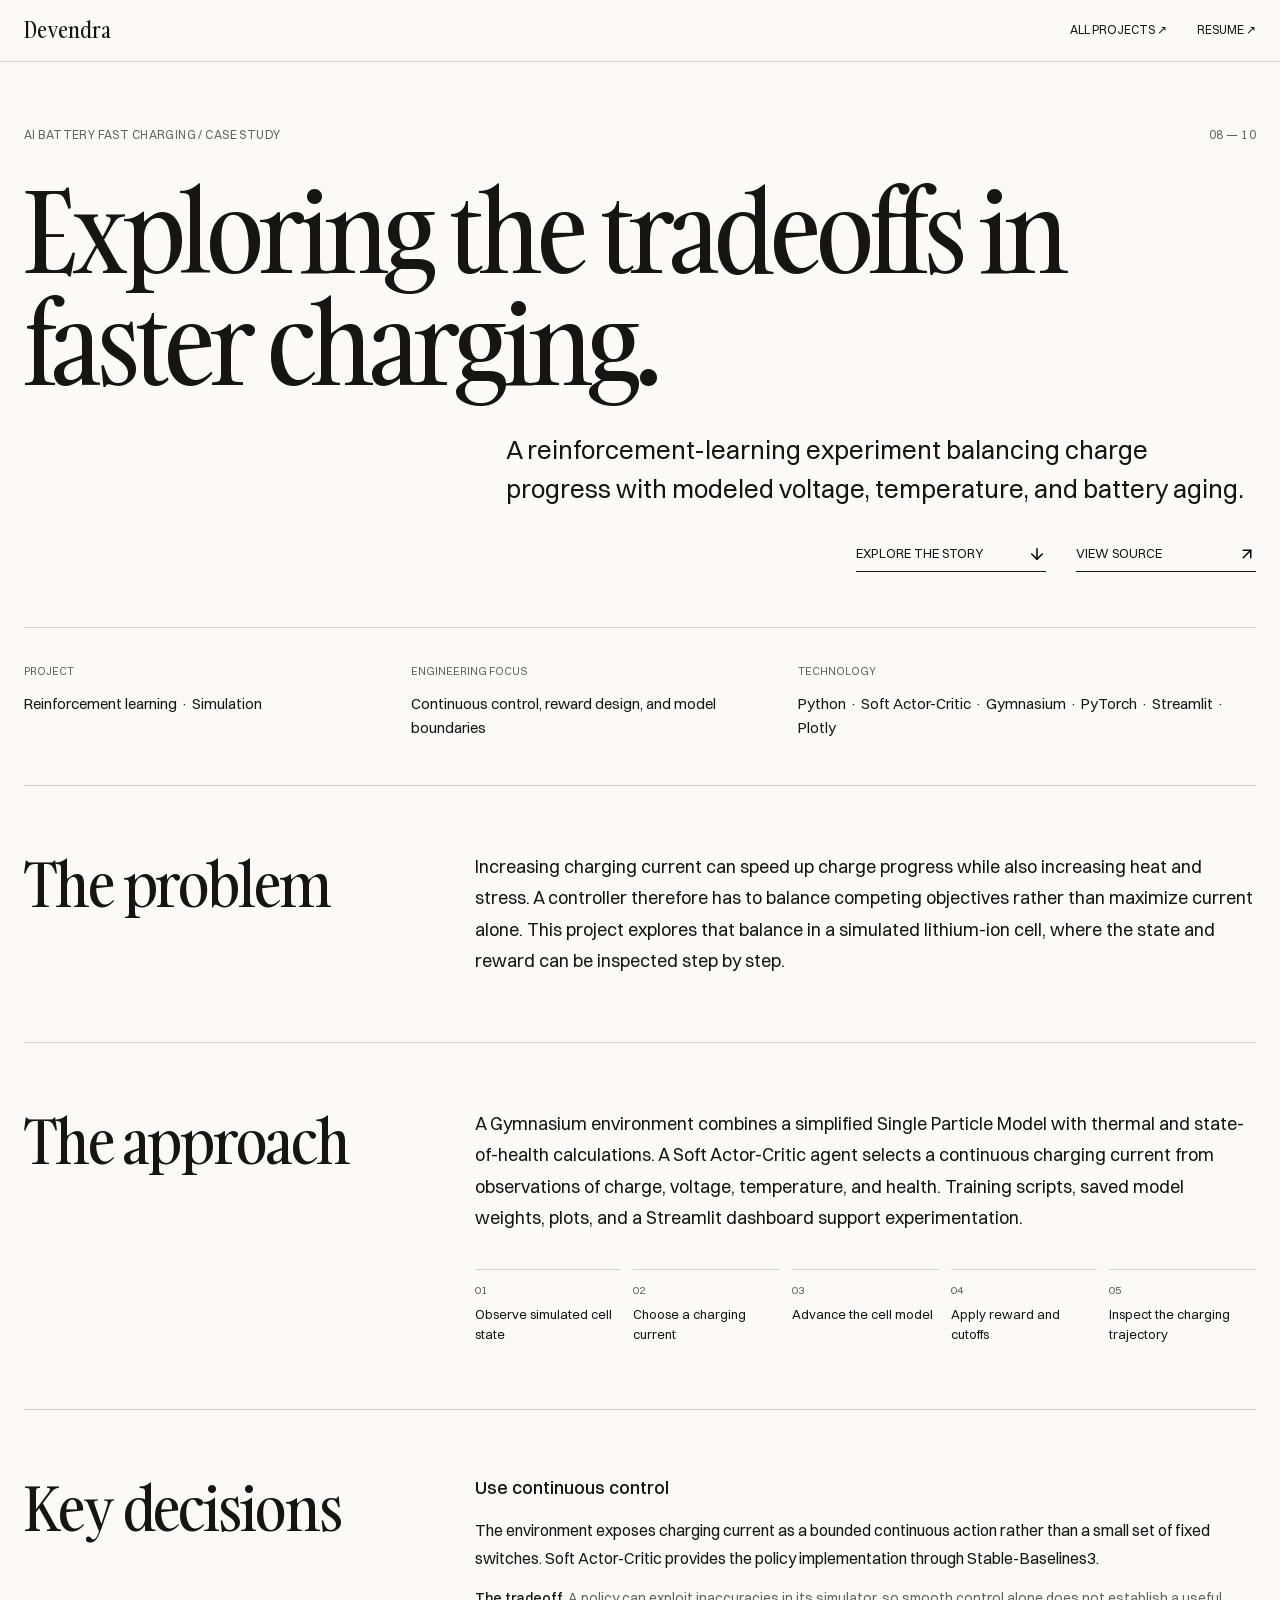
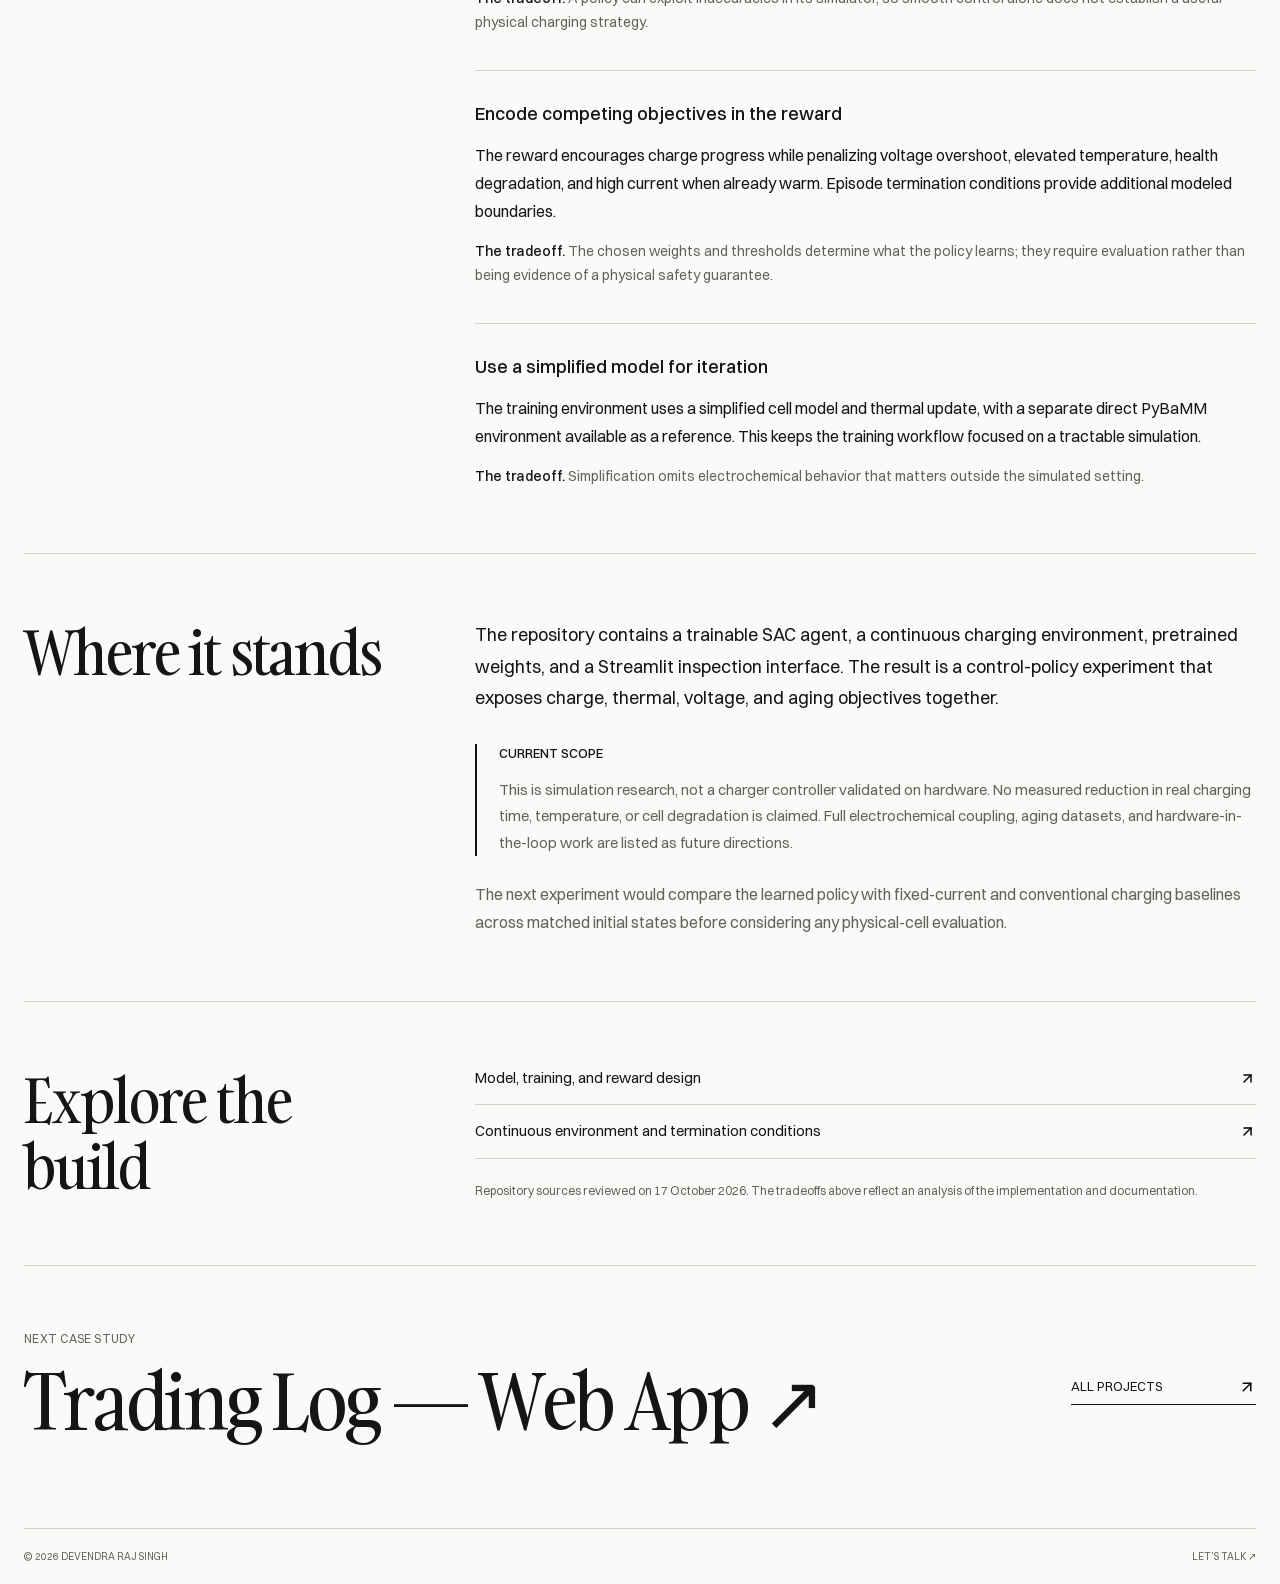
<file: case-studies/battery-fast-charging.html>
<!doctype html>
<html lang="en">
<head>
  <meta charset="utf-8">
  <meta name="viewport" content="width=device-width, initial-scale=1">
  <title>AI Battery Fast Charging — Case Study | Devendra Raj Singh</title>
  <meta name="description" content="A reinforcement-learning experiment balancing charge progress with modeled voltage, temperature, and battery aging.">
  <meta name="theme-color" content="#fcfaf8">
  <link rel="icon" href="../favicon.svg" type="image/svg+xml">
  <link rel="preload" href="../fonts/gambarino.woff2" as="font" type="font/woff2" crossorigin>
  <link rel="stylesheet" href="../portfolio.css">
  <link rel="stylesheet" href="../case-study.css">
</head>
<body>
  <a class="skip" href="#case-main">Skip to case study</a>
  <header class="case-header">
    <a class="wordmark" href="../index.html#home" aria-label="Devendra Raj Singh home">Devendra</a>
    <nav aria-label="Case study navigation"><a href="../index.html#projects">All projects ↗</a><a href="../output/pdf/Devendra_Raj_Singh_Resume.pdf" target="_blank" rel="noopener">Resume ↗</a></nav>
  </header>
  <main class="case-main" id="case-main">
    <article>
      <header class="case-hero">
        <div class="case-kicker eyebrow"><span>AI Battery Fast Charging / Case study</span><span>08 — 10</span></div>
        <h1>Exploring the tradeoffs in faster charging.</h1>
        <p class="case-intro">A reinforcement-learning experiment balancing charge progress with modeled voltage, temperature, and battery aging.</p>
        <div class="case-actions"><a class="text-link" href="#problem">Explore the story <img src="../images/icons/arrow-down.svg" alt="" width="18" height="18"></a><a class="text-link" href="https://github.com/devendrarajsingh07/AI_Battery_Fast_Charging" target="_blank" rel="noopener noreferrer">View source <img src="../images/icons/arrow-up-right.svg" width="18" height="18" alt=""></a></div>
      </header>
      
      <dl class="case-facts"><div><dt>Project</dt><dd>Reinforcement learning · Simulation</dd></div><div><dt>Engineering focus</dt><dd>Continuous control, reward design, and model boundaries</dd></div><div><dt>Technology</dt><dd>Python · Soft Actor-Critic · Gymnasium · PyTorch · Streamlit · Plotly</dd></div></dl>
      <section class="case-section" id="problem" aria-labelledby="problem-title"><h2 id="problem-title">The problem</h2><div class="case-copy"><p>Increasing charging current can speed up charge progress while also increasing heat and stress. A controller therefore has to balance competing objectives rather than maximize current alone. This project explores that balance in a simulated lithium-ion cell, where the state and reward can be inspected step by step.</p></div></section>
      <section class="case-section" aria-labelledby="approach-title"><h2 id="approach-title">The approach</h2><div class="case-copy"><p>A Gymnasium environment combines a simplified Single Particle Model with thermal and state-of-health calculations. A Soft Actor-Critic agent selects a continuous charging current from observations of charge, voltage, temperature, and health. Training scripts, saved model weights, plots, and a Streamlit dashboard support experimentation.</p><ol class="case-pipeline" aria-label="Application workflow"><li>Observe simulated cell state</li><li>Choose a charging current</li><li>Advance the cell model</li><li>Apply reward and cutoffs</li><li>Inspect the charging trajectory</li></ol></div></section>
      <section class="case-section" aria-labelledby="decisions-title"><h2 id="decisions-title">Key decisions</h2><div class="case-copy"><div class="decision"><h3>Use continuous control</h3><p>The environment exposes charging current as a bounded continuous action rather than a small set of fixed switches. Soft Actor-Critic provides the policy implementation through Stable-Baselines3.</p><p class="tradeoff"><strong>The tradeoff.</strong> A policy can exploit inaccuracies in its simulator, so smooth control alone does not establish a useful physical charging strategy.</p></div><div class="decision"><h3>Encode competing objectives in the reward</h3><p>The reward encourages charge progress while penalizing voltage overshoot, elevated temperature, health degradation, and high current when already warm. Episode termination conditions provide additional modeled boundaries.</p><p class="tradeoff"><strong>The tradeoff.</strong> The chosen weights and thresholds determine what the policy learns; they require evaluation rather than being evidence of a physical safety guarantee.</p></div><div class="decision"><h3>Use a simplified model for iteration</h3><p>The training environment uses a simplified cell model and thermal update, with a separate direct PyBaMM environment available as a reference. This keeps the training workflow focused on a tractable simulation.</p><p class="tradeoff"><strong>The tradeoff.</strong> Simplification omits electrochemical behavior that matters outside the simulated setting.</p></div></div></section>
      <section class="case-section" aria-labelledby="outcome-title"><h2 id="outcome-title">Where it stands</h2><div class="case-copy"><p>The repository contains a trainable SAC agent, a continuous charging environment, pretrained weights, and a Streamlit inspection interface. The result is a control-policy experiment that exposes charge, thermal, voltage, and aging objectives together.</p><div class="case-scope"><h3>Current scope</h3><p>This is simulation research, not a charger controller validated on hardware. No measured reduction in real charging time, temperature, or cell degradation is claimed. Full electrochemical coupling, aging datasets, and hardware-in-the-loop work are listed as future directions.</p></div><p class="case-next">The next experiment would compare the learned policy with fixed-current and conventional charging baselines across matched initial states before considering any physical-cell evaluation.</p></div></section>
      <section class="case-section" aria-labelledby="source-title"><h2 id="source-title">Explore the build</h2><div class="case-copy"><ul class="source-links"><li><a href="https://github.com/devendrarajsingh07/AI_Battery_Fast_Charging/blob/master/README.md" target="_blank" rel="noopener noreferrer">Model, training, and reward design <img src="../images/icons/arrow-up-right.svg" width="18" height="18" alt=""></a></li><li><a href="https://github.com/devendrarajsingh07/AI_Battery_Fast_Charging/blob/master/env/continuous_pybamm_env.py" target="_blank" rel="noopener noreferrer">Continuous environment and termination conditions <img src="../images/icons/arrow-up-right.svg" width="18" height="18" alt=""></a></li></ul><p class="source-note">Repository sources reviewed on 17 October 2026. The tradeoffs above reflect an analysis of the implementation and documentation.</p></div></section>
    </article>
    <nav class="case-next-project" aria-label="More case studies"><a href="trading-log-web.html"><p class="eyebrow">Next case study</p><span class="serif">Trading Log — Web App ↗</span></a><a class="text-link" href="../index.html#projects">All projects <img src="../images/icons/arrow-up-right.svg" width="18" height="18" alt=""></a></nav>
  </main>
  <footer class="site-footer"><span>© 2026 Devendra Raj Singh</span><a href="mailto:devendrarajsingh2005@gmail.com">Let’s talk ↗</a></footer>
</body>
</html>
</file>
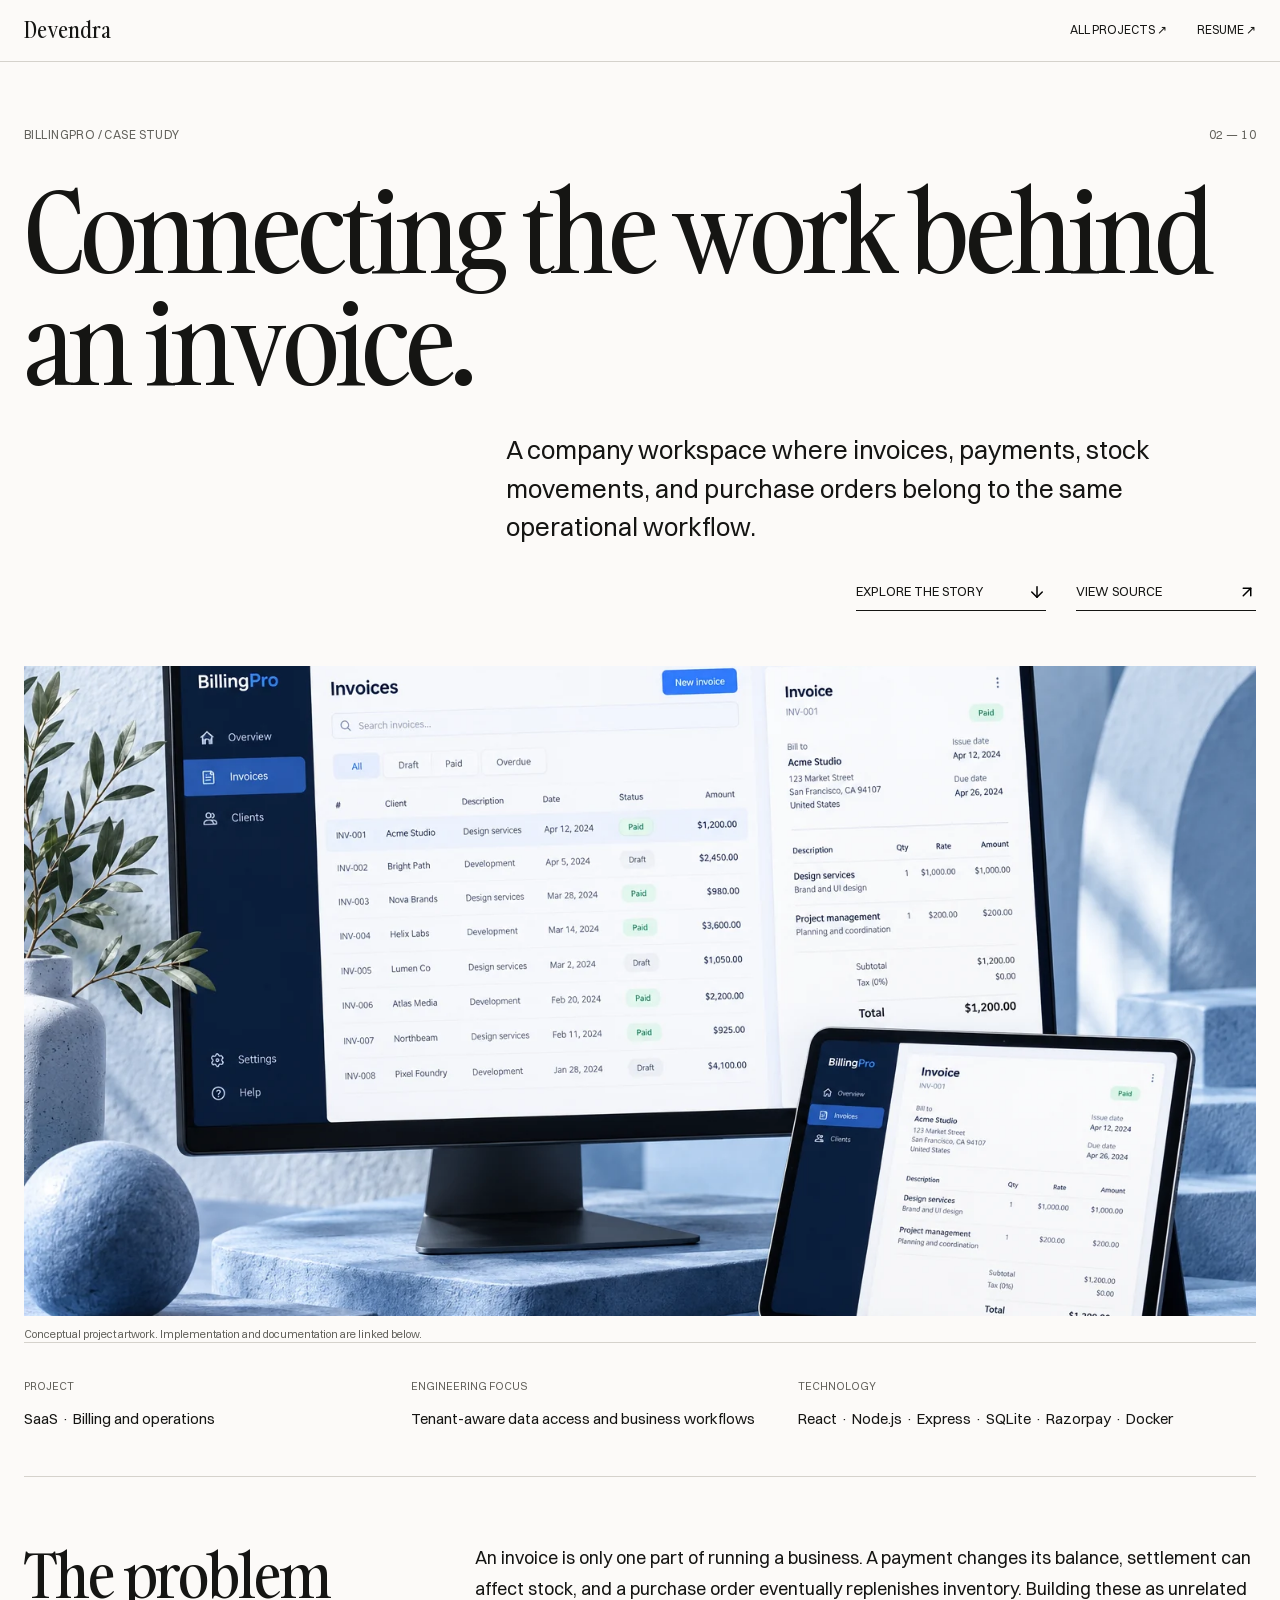
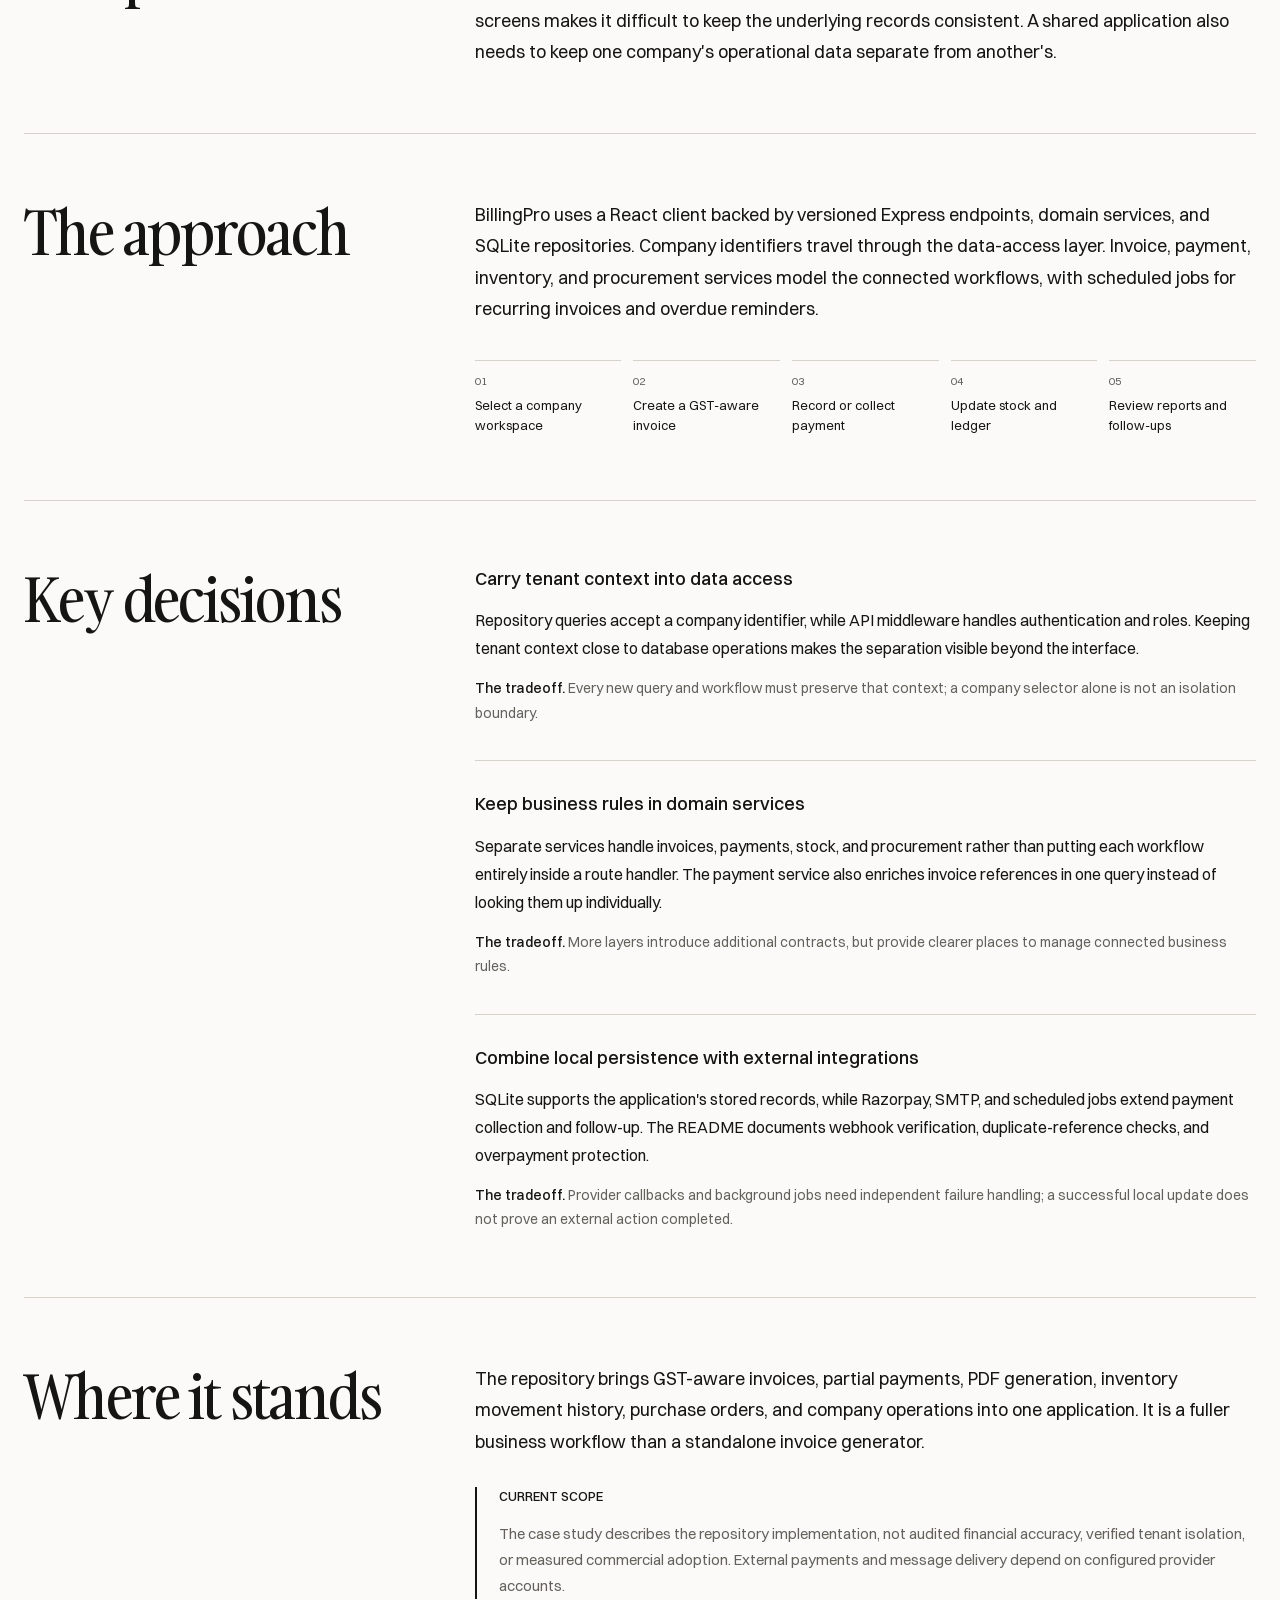
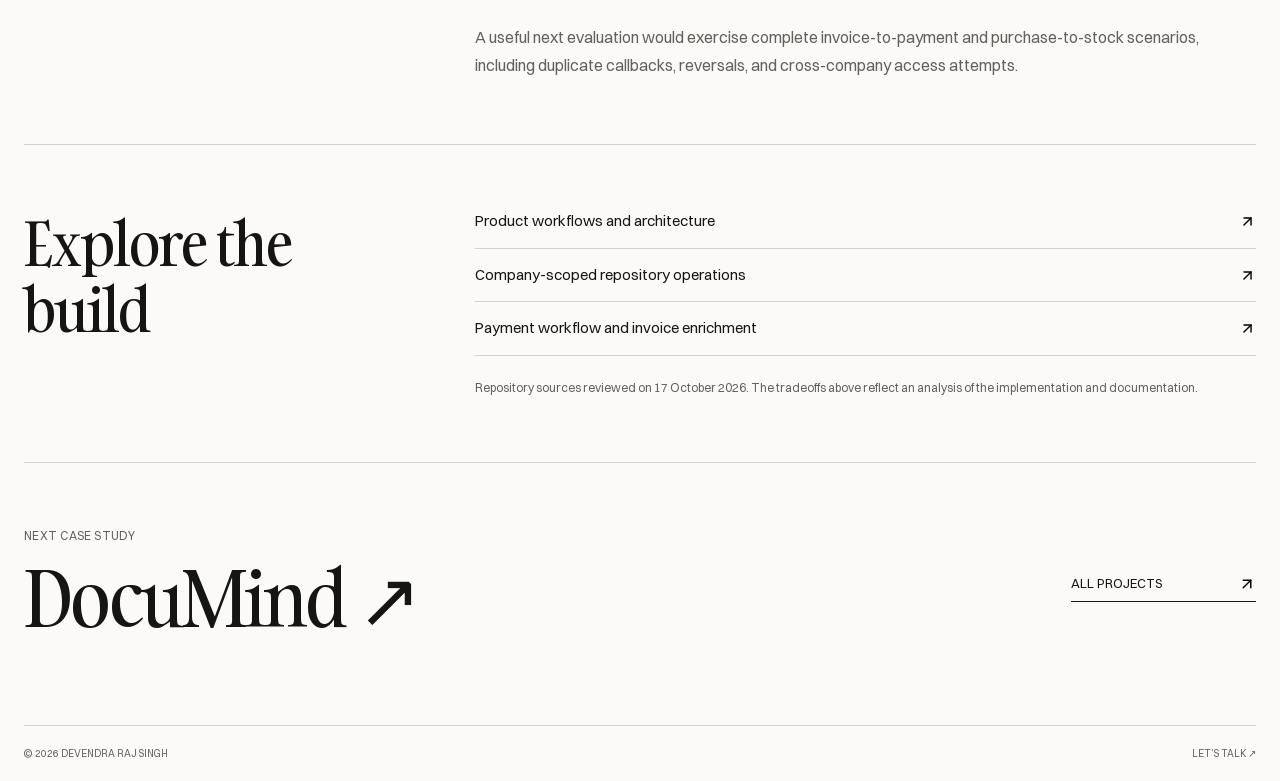
<file: case-studies/billingpro.html>
<!doctype html>
<html lang="en">
<head>
  <meta charset="utf-8">
  <meta name="viewport" content="width=device-width, initial-scale=1">
  <title>BillingPro — Case Study | Devendra Raj Singh</title>
  <meta name="description" content="A company workspace where invoices, payments, stock movements, and purchase orders belong to the same operational workflow.">
  <meta name="theme-color" content="#fcfaf8">
  <link rel="icon" href="../favicon.svg" type="image/svg+xml">
  <link rel="preload" href="../fonts/gambarino.woff2" as="font" type="font/woff2" crossorigin>
  <link rel="stylesheet" href="../portfolio.css">
  <link rel="stylesheet" href="../case-study.css">
</head>
<body>
  <a class="skip" href="#case-main">Skip to case study</a>
  <header class="case-header">
    <a class="wordmark" href="../index.html#home" aria-label="Devendra Raj Singh home">Devendra</a>
    <nav aria-label="Case study navigation"><a href="../index.html#projects">All projects ↗</a><a href="../output/pdf/Devendra_Raj_Singh_Resume.pdf" target="_blank" rel="noopener">Resume ↗</a></nav>
  </header>
  <main class="case-main" id="case-main">
    <article>
      <header class="case-hero">
        <div class="case-kicker eyebrow"><span>BillingPro / Case study</span><span>02 — 10</span></div>
        <h1>Connecting the work behind an invoice.</h1>
        <p class="case-intro">A company workspace where invoices, payments, stock movements, and purchase orders belong to the same operational workflow.</p>
        <div class="case-actions"><a class="text-link" href="#problem">Explore the story <img src="../images/icons/arrow-down.svg" alt="" width="18" height="18"></a><a class="text-link" href="https://github.com/devendrarajsingh07/billingpro-saas" target="_blank" rel="noopener noreferrer">View source <img src="../images/icons/arrow-up-right.svg" width="18" height="18" alt=""></a></div>
      </header>
      <figure class="case-cover"><img src="../images/redesign/billingpro-cover.webp" alt="BillingPro conceptual project illustration" width="1536" height="1024"><figcaption>Conceptual project artwork. Implementation and documentation are linked below.</figcaption></figure>
      <dl class="case-facts"><div><dt>Project</dt><dd>SaaS · Billing and operations</dd></div><div><dt>Engineering focus</dt><dd>Tenant-aware data access and business workflows</dd></div><div><dt>Technology</dt><dd>React · Node.js · Express · SQLite · Razorpay · Docker</dd></div></dl>
      <section class="case-section" id="problem" aria-labelledby="problem-title"><h2 id="problem-title">The problem</h2><div class="case-copy"><p>An invoice is only one part of running a business. A payment changes its balance, settlement can affect stock, and a purchase order eventually replenishes inventory. Building these as unrelated screens makes it difficult to keep the underlying records consistent. A shared application also needs to keep one company's operational data separate from another's.</p></div></section>
      <section class="case-section" aria-labelledby="approach-title"><h2 id="approach-title">The approach</h2><div class="case-copy"><p>BillingPro uses a React client backed by versioned Express endpoints, domain services, and SQLite repositories. Company identifiers travel through the data-access layer. Invoice, payment, inventory, and procurement services model the connected workflows, with scheduled jobs for recurring invoices and overdue reminders.</p><ol class="case-pipeline" aria-label="Application workflow"><li>Select a company workspace</li><li>Create a GST-aware invoice</li><li>Record or collect payment</li><li>Update stock and ledger</li><li>Review reports and follow-ups</li></ol></div></section>
      <section class="case-section" aria-labelledby="decisions-title"><h2 id="decisions-title">Key decisions</h2><div class="case-copy"><div class="decision"><h3>Carry tenant context into data access</h3><p>Repository queries accept a company identifier, while API middleware handles authentication and roles. Keeping tenant context close to database operations makes the separation visible beyond the interface.</p><p class="tradeoff"><strong>The tradeoff.</strong> Every new query and workflow must preserve that context; a company selector alone is not an isolation boundary.</p></div><div class="decision"><h3>Keep business rules in domain services</h3><p>Separate services handle invoices, payments, stock, and procurement rather than putting each workflow entirely inside a route handler. The payment service also enriches invoice references in one query instead of looking them up individually.</p><p class="tradeoff"><strong>The tradeoff.</strong> More layers introduce additional contracts, but provide clearer places to manage connected business rules.</p></div><div class="decision"><h3>Combine local persistence with external integrations</h3><p>SQLite supports the application's stored records, while Razorpay, SMTP, and scheduled jobs extend payment collection and follow-up. The README documents webhook verification, duplicate-reference checks, and overpayment protection.</p><p class="tradeoff"><strong>The tradeoff.</strong> Provider callbacks and background jobs need independent failure handling; a successful local update does not prove an external action completed.</p></div></div></section>
      <section class="case-section" aria-labelledby="outcome-title"><h2 id="outcome-title">Where it stands</h2><div class="case-copy"><p>The repository brings GST-aware invoices, partial payments, PDF generation, inventory movement history, purchase orders, and company operations into one application. It is a fuller business workflow than a standalone invoice generator.</p><div class="case-scope"><h3>Current scope</h3><p>The case study describes the repository implementation, not audited financial accuracy, verified tenant isolation, or measured commercial adoption. External payments and message delivery depend on configured provider accounts.</p></div><p class="case-next">A useful next evaluation would exercise complete invoice-to-payment and purchase-to-stock scenarios, including duplicate callbacks, reversals, and cross-company access attempts.</p></div></section>
      <section class="case-section" aria-labelledby="source-title"><h2 id="source-title">Explore the build</h2><div class="case-copy"><ul class="source-links"><li><a href="https://github.com/devendrarajsingh07/billingpro-saas/blob/main/README.md" target="_blank" rel="noopener noreferrer">Product workflows and architecture <img src="../images/icons/arrow-up-right.svg" width="18" height="18" alt=""></a></li><li><a href="https://github.com/devendrarajsingh07/billingpro-saas/blob/main/server/repositories/BaseRepository.js" target="_blank" rel="noopener noreferrer">Company-scoped repository operations <img src="../images/icons/arrow-up-right.svg" width="18" height="18" alt=""></a></li><li><a href="https://github.com/devendrarajsingh07/billingpro-saas/blob/main/server/services/PaymentService.js" target="_blank" rel="noopener noreferrer">Payment workflow and invoice enrichment <img src="../images/icons/arrow-up-right.svg" width="18" height="18" alt=""></a></li></ul><p class="source-note">Repository sources reviewed on 17 October 2026. The tradeoffs above reflect an analysis of the implementation and documentation.</p></div></section>
    </article>
    <nav class="case-next-project" aria-label="More case studies"><a href="documind.html"><p class="eyebrow">Next case study</p><span class="serif">DocuMind ↗</span></a><a class="text-link" href="../index.html#projects">All projects <img src="../images/icons/arrow-up-right.svg" width="18" height="18" alt=""></a></nav>
  </main>
  <footer class="site-footer"><span>© 2026 Devendra Raj Singh</span><a href="mailto:devendrarajsingh2005@gmail.com">Let’s talk ↗</a></footer>
</body>
</html>
</file>
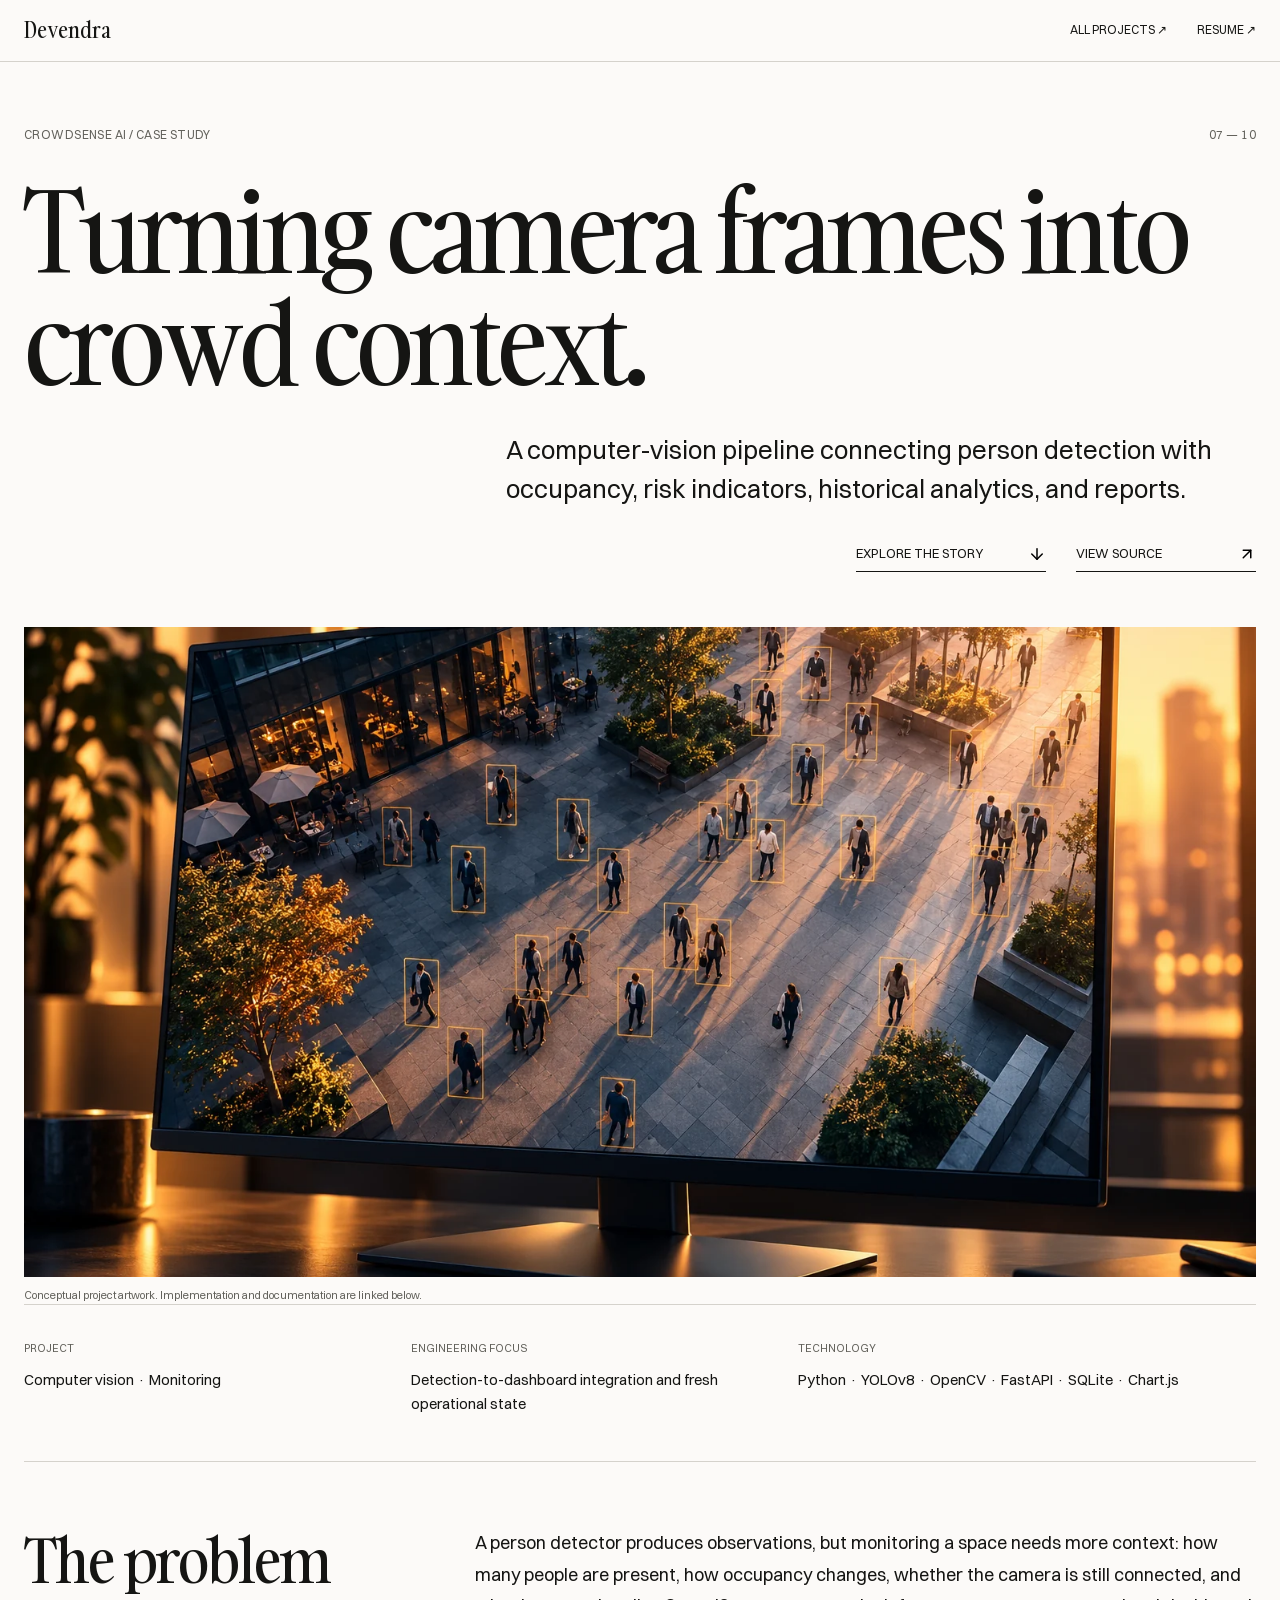
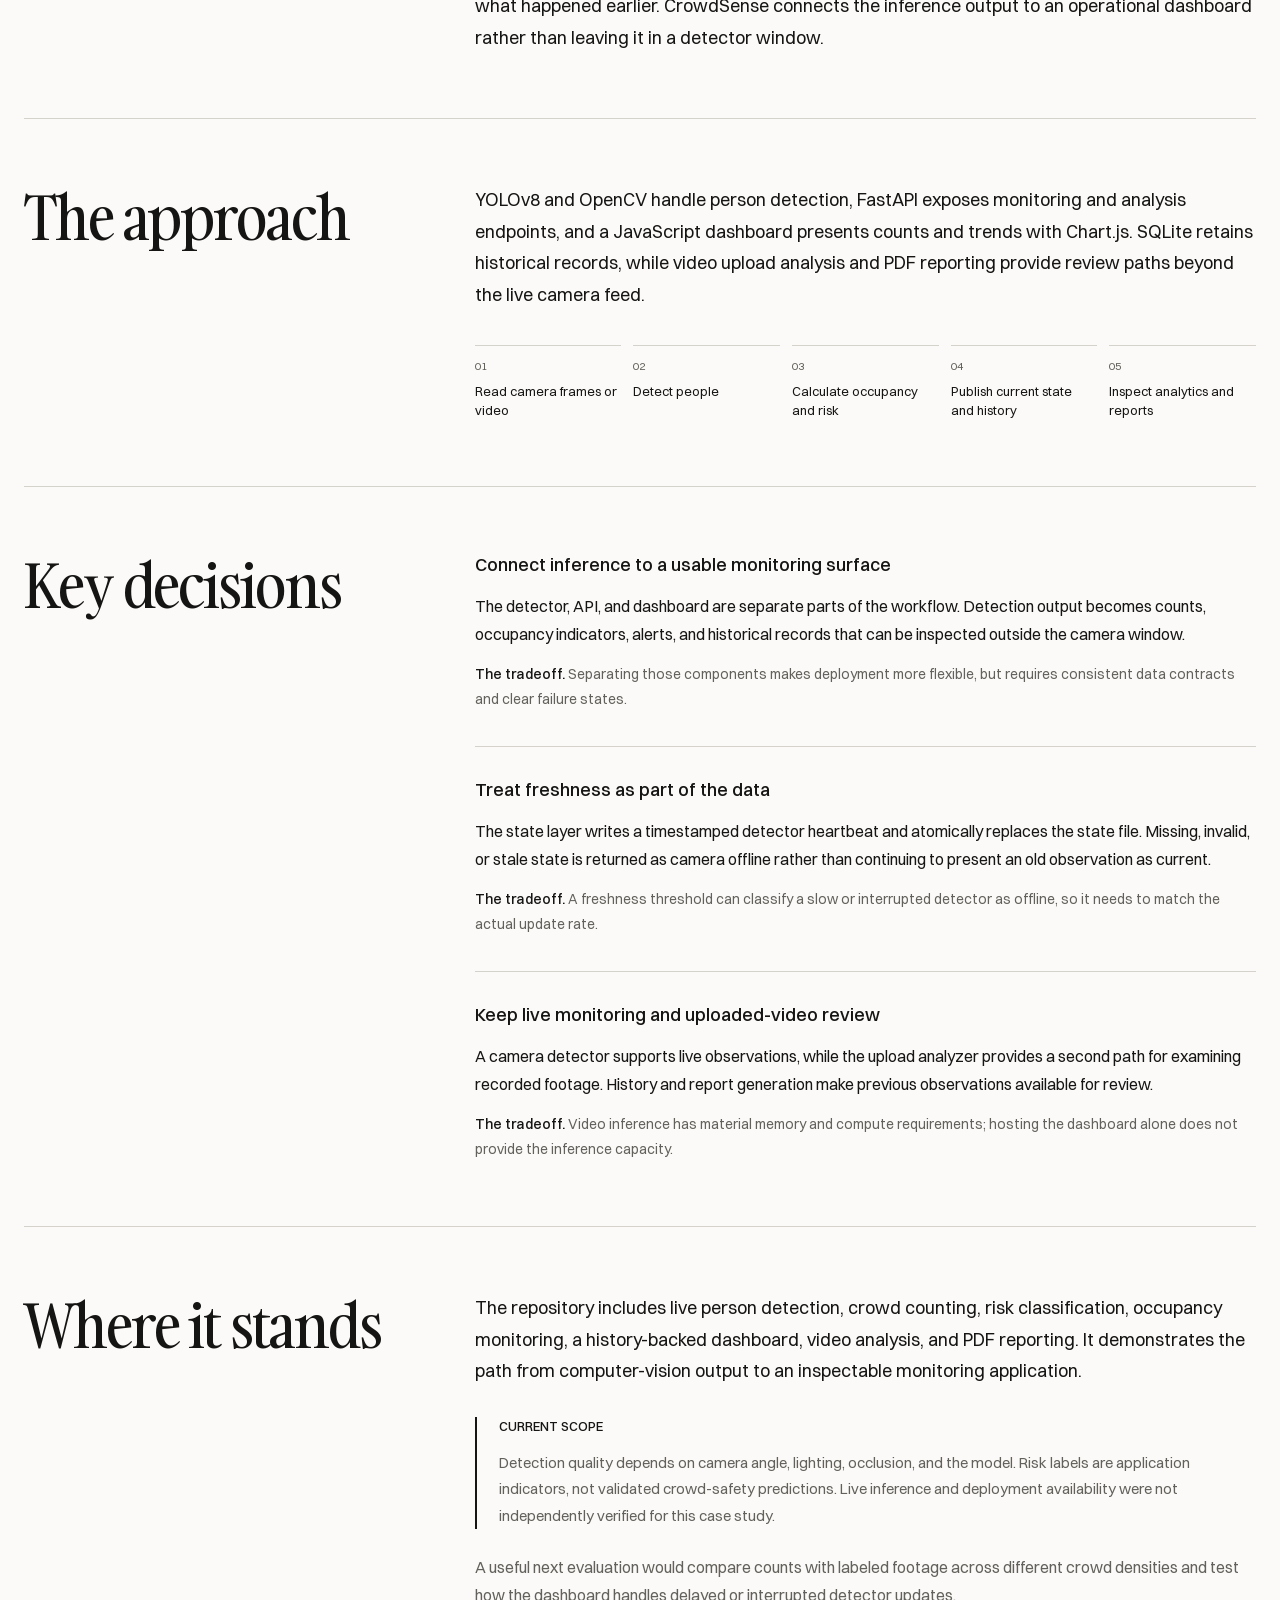
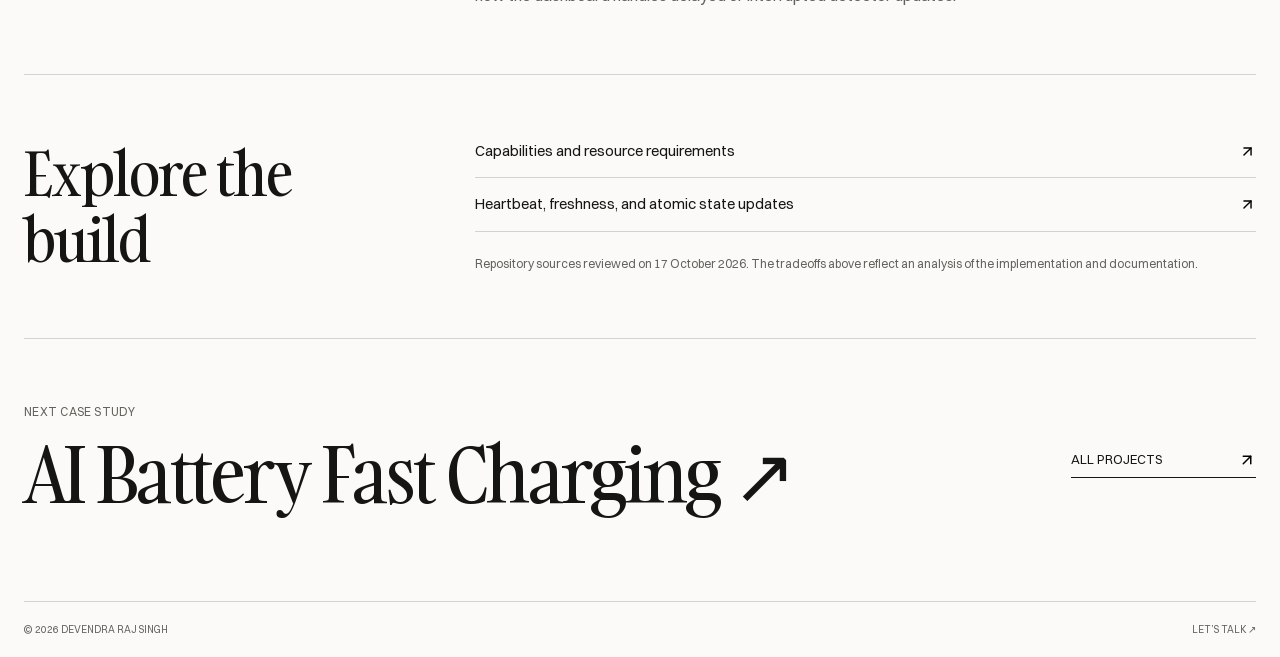
<file: case-studies/crowdsense.html>
<!doctype html>
<html lang="en">
<head>
  <meta charset="utf-8">
  <meta name="viewport" content="width=device-width, initial-scale=1">
  <title>CrowdSense AI — Case Study | Devendra Raj Singh</title>
  <meta name="description" content="A computer-vision pipeline connecting person detection with occupancy, risk indicators, historical analytics, and reports.">
  <meta name="theme-color" content="#fcfaf8">
  <link rel="icon" href="../favicon.svg" type="image/svg+xml">
  <link rel="preload" href="../fonts/gambarino.woff2" as="font" type="font/woff2" crossorigin>
  <link rel="stylesheet" href="../portfolio.css">
  <link rel="stylesheet" href="../case-study.css">
</head>
<body>
  <a class="skip" href="#case-main">Skip to case study</a>
  <header class="case-header">
    <a class="wordmark" href="../index.html#home" aria-label="Devendra Raj Singh home">Devendra</a>
    <nav aria-label="Case study navigation"><a href="../index.html#projects">All projects ↗</a><a href="../output/pdf/Devendra_Raj_Singh_Resume.pdf" target="_blank" rel="noopener">Resume ↗</a></nav>
  </header>
  <main class="case-main" id="case-main">
    <article>
      <header class="case-hero">
        <div class="case-kicker eyebrow"><span>CrowdSense AI / Case study</span><span>07 — 10</span></div>
        <h1>Turning camera frames into crowd context.</h1>
        <p class="case-intro">A computer-vision pipeline connecting person detection with occupancy, risk indicators, historical analytics, and reports.</p>
        <div class="case-actions"><a class="text-link" href="#problem">Explore the story <img src="../images/icons/arrow-down.svg" alt="" width="18" height="18"></a><a class="text-link" href="https://github.com/devendrarajsingh07/CrowdSense-AI" target="_blank" rel="noopener noreferrer">View source <img src="../images/icons/arrow-up-right.svg" width="18" height="18" alt=""></a></div>
      </header>
      <figure class="case-cover"><img src="../images/redesign/crowdsense-cover.webp" alt="CrowdSense AI conceptual project illustration" width="1536" height="1024"><figcaption>Conceptual project artwork. Implementation and documentation are linked below.</figcaption></figure>
      <dl class="case-facts"><div><dt>Project</dt><dd>Computer vision · Monitoring</dd></div><div><dt>Engineering focus</dt><dd>Detection-to-dashboard integration and fresh operational state</dd></div><div><dt>Technology</dt><dd>Python · YOLOv8 · OpenCV · FastAPI · SQLite · Chart.js</dd></div></dl>
      <section class="case-section" id="problem" aria-labelledby="problem-title"><h2 id="problem-title">The problem</h2><div class="case-copy"><p>A person detector produces observations, but monitoring a space needs more context: how many people are present, how occupancy changes, whether the camera is still connected, and what happened earlier. CrowdSense connects the inference output to an operational dashboard rather than leaving it in a detector window.</p></div></section>
      <section class="case-section" aria-labelledby="approach-title"><h2 id="approach-title">The approach</h2><div class="case-copy"><p>YOLOv8 and OpenCV handle person detection, FastAPI exposes monitoring and analysis endpoints, and a JavaScript dashboard presents counts and trends with Chart.js. SQLite retains historical records, while video upload analysis and PDF reporting provide review paths beyond the live camera feed.</p><ol class="case-pipeline" aria-label="Application workflow"><li>Read camera frames or video</li><li>Detect people</li><li>Calculate occupancy and risk</li><li>Publish current state and history</li><li>Inspect analytics and reports</li></ol></div></section>
      <section class="case-section" aria-labelledby="decisions-title"><h2 id="decisions-title">Key decisions</h2><div class="case-copy"><div class="decision"><h3>Connect inference to a usable monitoring surface</h3><p>The detector, API, and dashboard are separate parts of the workflow. Detection output becomes counts, occupancy indicators, alerts, and historical records that can be inspected outside the camera window.</p><p class="tradeoff"><strong>The tradeoff.</strong> Separating those components makes deployment more flexible, but requires consistent data contracts and clear failure states.</p></div><div class="decision"><h3>Treat freshness as part of the data</h3><p>The state layer writes a timestamped detector heartbeat and atomically replaces the state file. Missing, invalid, or stale state is returned as camera offline rather than continuing to present an old observation as current.</p><p class="tradeoff"><strong>The tradeoff.</strong> A freshness threshold can classify a slow or interrupted detector as offline, so it needs to match the actual update rate.</p></div><div class="decision"><h3>Keep live monitoring and uploaded-video review</h3><p>A camera detector supports live observations, while the upload analyzer provides a second path for examining recorded footage. History and report generation make previous observations available for review.</p><p class="tradeoff"><strong>The tradeoff.</strong> Video inference has material memory and compute requirements; hosting the dashboard alone does not provide the inference capacity.</p></div></div></section>
      <section class="case-section" aria-labelledby="outcome-title"><h2 id="outcome-title">Where it stands</h2><div class="case-copy"><p>The repository includes live person detection, crowd counting, risk classification, occupancy monitoring, a history-backed dashboard, video analysis, and PDF reporting. It demonstrates the path from computer-vision output to an inspectable monitoring application.</p><div class="case-scope"><h3>Current scope</h3><p>Detection quality depends on camera angle, lighting, occlusion, and the model. Risk labels are application indicators, not validated crowd-safety predictions. Live inference and deployment availability were not independently verified for this case study.</p></div><p class="case-next">A useful next evaluation would compare counts with labeled footage across different crowd densities and test how the dashboard handles delayed or interrupted detector updates.</p></div></section>
      <section class="case-section" aria-labelledby="source-title"><h2 id="source-title">Explore the build</h2><div class="case-copy"><ul class="source-links"><li><a href="https://github.com/devendrarajsingh07/CrowdSense-AI/blob/main/README.md" target="_blank" rel="noopener noreferrer">Capabilities and resource requirements <img src="../images/icons/arrow-up-right.svg" width="18" height="18" alt=""></a></li><li><a href="https://github.com/devendrarajsingh07/CrowdSense-AI/blob/main/backend/state.py" target="_blank" rel="noopener noreferrer">Heartbeat, freshness, and atomic state updates <img src="../images/icons/arrow-up-right.svg" width="18" height="18" alt=""></a></li></ul><p class="source-note">Repository sources reviewed on 17 October 2026. The tradeoffs above reflect an analysis of the implementation and documentation.</p></div></section>
    </article>
    <nav class="case-next-project" aria-label="More case studies"><a href="battery-fast-charging.html"><p class="eyebrow">Next case study</p><span class="serif">AI Battery Fast Charging ↗</span></a><a class="text-link" href="../index.html#projects">All projects <img src="../images/icons/arrow-up-right.svg" width="18" height="18" alt=""></a></nav>
  </main>
  <footer class="site-footer"><span>© 2026 Devendra Raj Singh</span><a href="mailto:devendrarajsingh2005@gmail.com">Let’s talk ↗</a></footer>
</body>
</html>
</file>
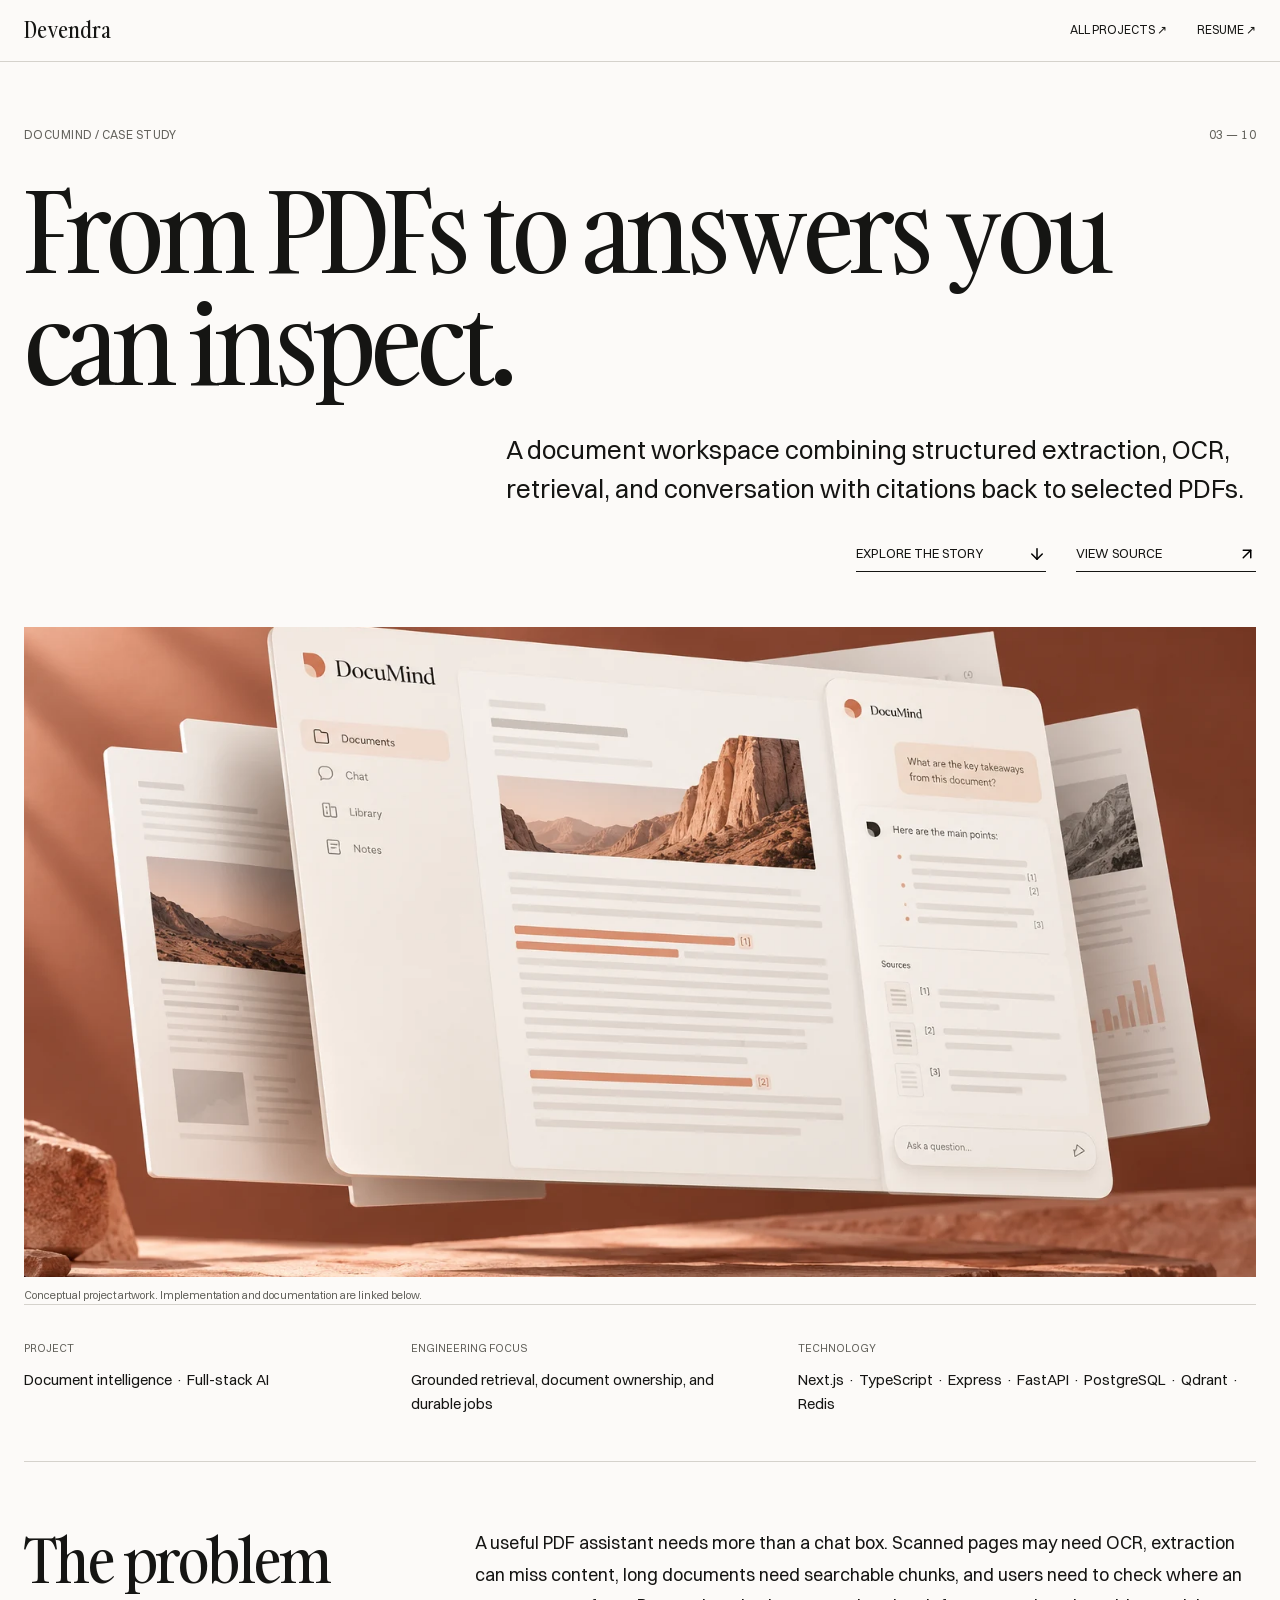
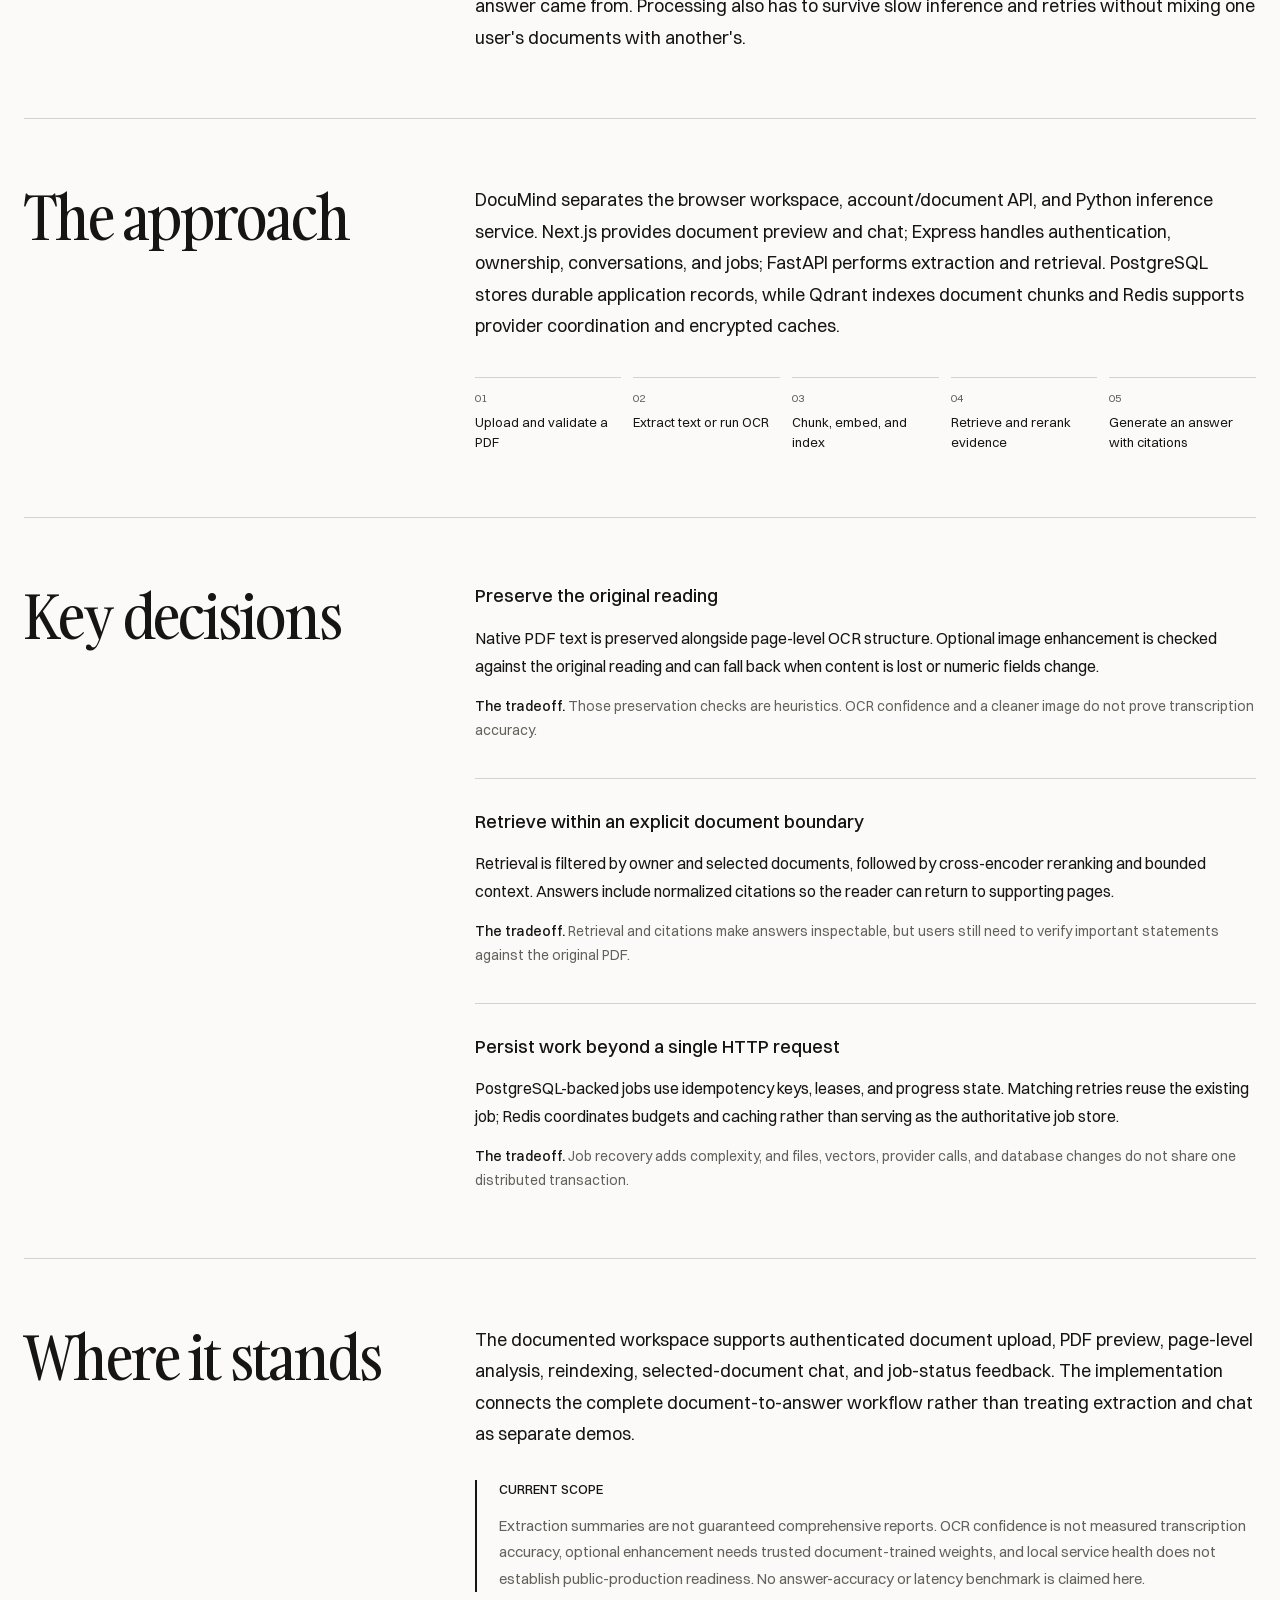
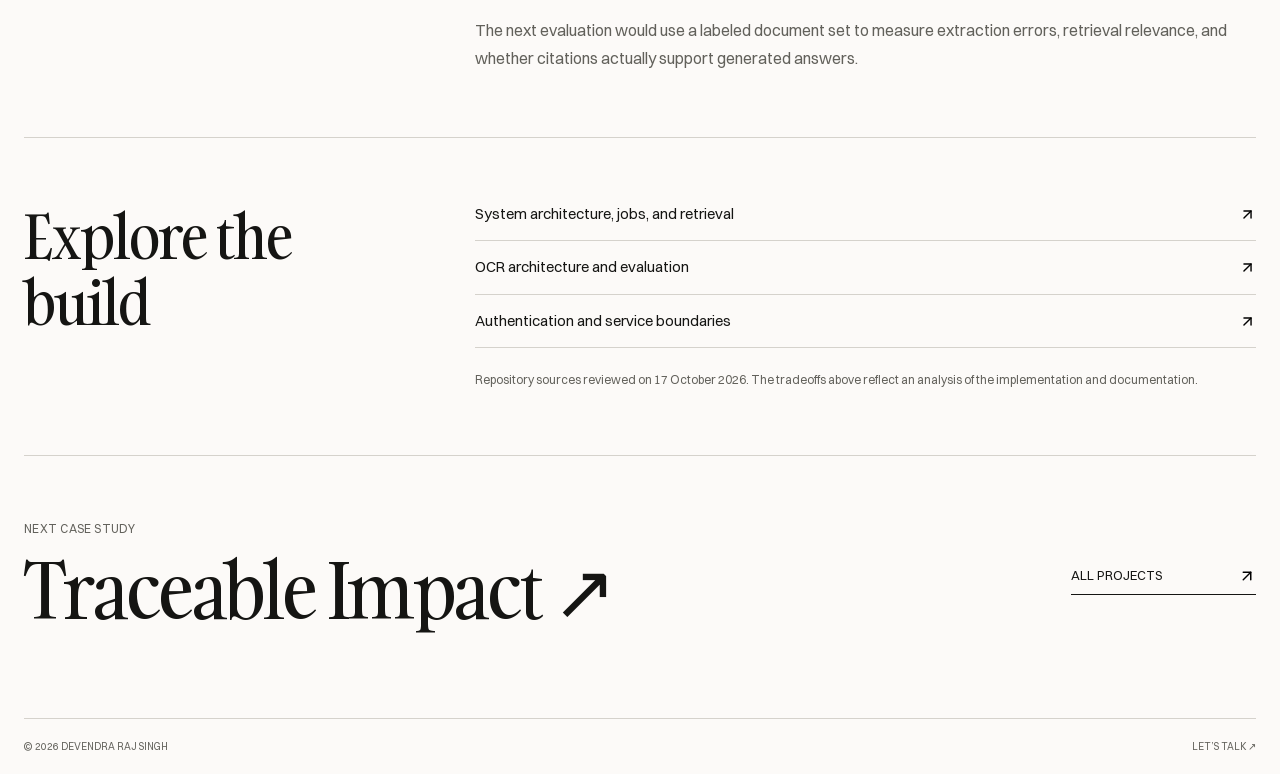
<file: case-studies/documind.html>
<!doctype html>
<html lang="en">
<head>
  <meta charset="utf-8">
  <meta name="viewport" content="width=device-width, initial-scale=1">
  <title>DocuMind — Case Study | Devendra Raj Singh</title>
  <meta name="description" content="A document workspace combining structured extraction, OCR, retrieval, and conversation with citations back to selected PDFs.">
  <meta name="theme-color" content="#fcfaf8">
  <link rel="icon" href="../favicon.svg" type="image/svg+xml">
  <link rel="preload" href="../fonts/gambarino.woff2" as="font" type="font/woff2" crossorigin>
  <link rel="stylesheet" href="../portfolio.css">
  <link rel="stylesheet" href="../case-study.css">
</head>
<body>
  <a class="skip" href="#case-main">Skip to case study</a>
  <header class="case-header">
    <a class="wordmark" href="../index.html#home" aria-label="Devendra Raj Singh home">Devendra</a>
    <nav aria-label="Case study navigation"><a href="../index.html#projects">All projects ↗</a><a href="../output/pdf/Devendra_Raj_Singh_Resume.pdf" target="_blank" rel="noopener">Resume ↗</a></nav>
  </header>
  <main class="case-main" id="case-main">
    <article>
      <header class="case-hero">
        <div class="case-kicker eyebrow"><span>DocuMind / Case study</span><span>03 — 10</span></div>
        <h1>From PDFs to answers you can inspect.</h1>
        <p class="case-intro">A document workspace combining structured extraction, OCR, retrieval, and conversation with citations back to selected PDFs.</p>
        <div class="case-actions"><a class="text-link" href="#problem">Explore the story <img src="../images/icons/arrow-down.svg" alt="" width="18" height="18"></a><a class="text-link" href="https://github.com/devendrarajsingh07/Pdf-with-Ai-Rag" target="_blank" rel="noopener noreferrer">View source <img src="../images/icons/arrow-up-right.svg" width="18" height="18" alt=""></a></div>
      </header>
      <figure class="case-cover"><img src="../images/redesign/documind-cover.webp" alt="DocuMind conceptual project illustration" width="1536" height="1024"><figcaption>Conceptual project artwork. Implementation and documentation are linked below.</figcaption></figure>
      <dl class="case-facts"><div><dt>Project</dt><dd>Document intelligence · Full-stack AI</dd></div><div><dt>Engineering focus</dt><dd>Grounded retrieval, document ownership, and durable jobs</dd></div><div><dt>Technology</dt><dd>Next.js · TypeScript · Express · FastAPI · PostgreSQL · Qdrant · Redis</dd></div></dl>
      <section class="case-section" id="problem" aria-labelledby="problem-title"><h2 id="problem-title">The problem</h2><div class="case-copy"><p>A useful PDF assistant needs more than a chat box. Scanned pages may need OCR, extraction can miss content, long documents need searchable chunks, and users need to check where an answer came from. Processing also has to survive slow inference and retries without mixing one user's documents with another's.</p></div></section>
      <section class="case-section" aria-labelledby="approach-title"><h2 id="approach-title">The approach</h2><div class="case-copy"><p>DocuMind separates the browser workspace, account/document API, and Python inference service. Next.js provides document preview and chat; Express handles authentication, ownership, conversations, and jobs; FastAPI performs extraction and retrieval. PostgreSQL stores durable application records, while Qdrant indexes document chunks and Redis supports provider coordination and encrypted caches.</p><ol class="case-pipeline" aria-label="Application workflow"><li>Upload and validate a PDF</li><li>Extract text or run OCR</li><li>Chunk, embed, and index</li><li>Retrieve and rerank evidence</li><li>Generate an answer with citations</li></ol></div></section>
      <section class="case-section" aria-labelledby="decisions-title"><h2 id="decisions-title">Key decisions</h2><div class="case-copy"><div class="decision"><h3>Preserve the original reading</h3><p>Native PDF text is preserved alongside page-level OCR structure. Optional image enhancement is checked against the original reading and can fall back when content is lost or numeric fields change.</p><p class="tradeoff"><strong>The tradeoff.</strong> Those preservation checks are heuristics. OCR confidence and a cleaner image do not prove transcription accuracy.</p></div><div class="decision"><h3>Retrieve within an explicit document boundary</h3><p>Retrieval is filtered by owner and selected documents, followed by cross-encoder reranking and bounded context. Answers include normalized citations so the reader can return to supporting pages.</p><p class="tradeoff"><strong>The tradeoff.</strong> Retrieval and citations make answers inspectable, but users still need to verify important statements against the original PDF.</p></div><div class="decision"><h3>Persist work beyond a single HTTP request</h3><p>PostgreSQL-backed jobs use idempotency keys, leases, and progress state. Matching retries reuse the existing job; Redis coordinates budgets and caching rather than serving as the authoritative job store.</p><p class="tradeoff"><strong>The tradeoff.</strong> Job recovery adds complexity, and files, vectors, provider calls, and database changes do not share one distributed transaction.</p></div></div></section>
      <section class="case-section" aria-labelledby="outcome-title"><h2 id="outcome-title">Where it stands</h2><div class="case-copy"><p>The documented workspace supports authenticated document upload, PDF preview, page-level analysis, reindexing, selected-document chat, and job-status feedback. The implementation connects the complete document-to-answer workflow rather than treating extraction and chat as separate demos.</p><div class="case-scope"><h3>Current scope</h3><p>Extraction summaries are not guaranteed comprehensive reports. OCR confidence is not measured transcription accuracy, optional enhancement needs trusted document-trained weights, and local service health does not establish public-production readiness. No answer-accuracy or latency benchmark is claimed here.</p></div><p class="case-next">The next evaluation would use a labeled document set to measure extraction errors, retrieval relevance, and whether citations actually support generated answers.</p></div></section>
      <section class="case-section" aria-labelledby="source-title"><h2 id="source-title">Explore the build</h2><div class="case-copy"><ul class="source-links"><li><a href="https://github.com/devendrarajsingh07/Pdf-with-Ai-Rag/blob/main/README.md" target="_blank" rel="noopener noreferrer">System architecture, jobs, and retrieval <img src="../images/icons/arrow-up-right.svg" width="18" height="18" alt=""></a></li><li><a href="https://github.com/devendrarajsingh07/Pdf-with-Ai-Rag/blob/main/OCR_ARCHITECTURE.md" target="_blank" rel="noopener noreferrer">OCR architecture and evaluation <img src="../images/icons/arrow-up-right.svg" width="18" height="18" alt=""></a></li><li><a href="https://github.com/devendrarajsingh07/Pdf-with-Ai-Rag/blob/main/SECURITY_OVERVIEW.md" target="_blank" rel="noopener noreferrer">Authentication and service boundaries <img src="../images/icons/arrow-up-right.svg" width="18" height="18" alt=""></a></li></ul><p class="source-note">Repository sources reviewed on 17 October 2026. The tradeoffs above reflect an analysis of the implementation and documentation.</p></div></section>
    </article>
    <nav class="case-next-project" aria-label="More case studies"><a href="traceable.html"><p class="eyebrow">Next case study</p><span class="serif">Traceable Impact ↗</span></a><a class="text-link" href="../index.html#projects">All projects <img src="../images/icons/arrow-up-right.svg" width="18" height="18" alt=""></a></nav>
  </main>
  <footer class="site-footer"><span>© 2026 Devendra Raj Singh</span><a href="mailto:devendrarajsingh2005@gmail.com">Let’s talk ↗</a></footer>
</body>
</html>
</file>
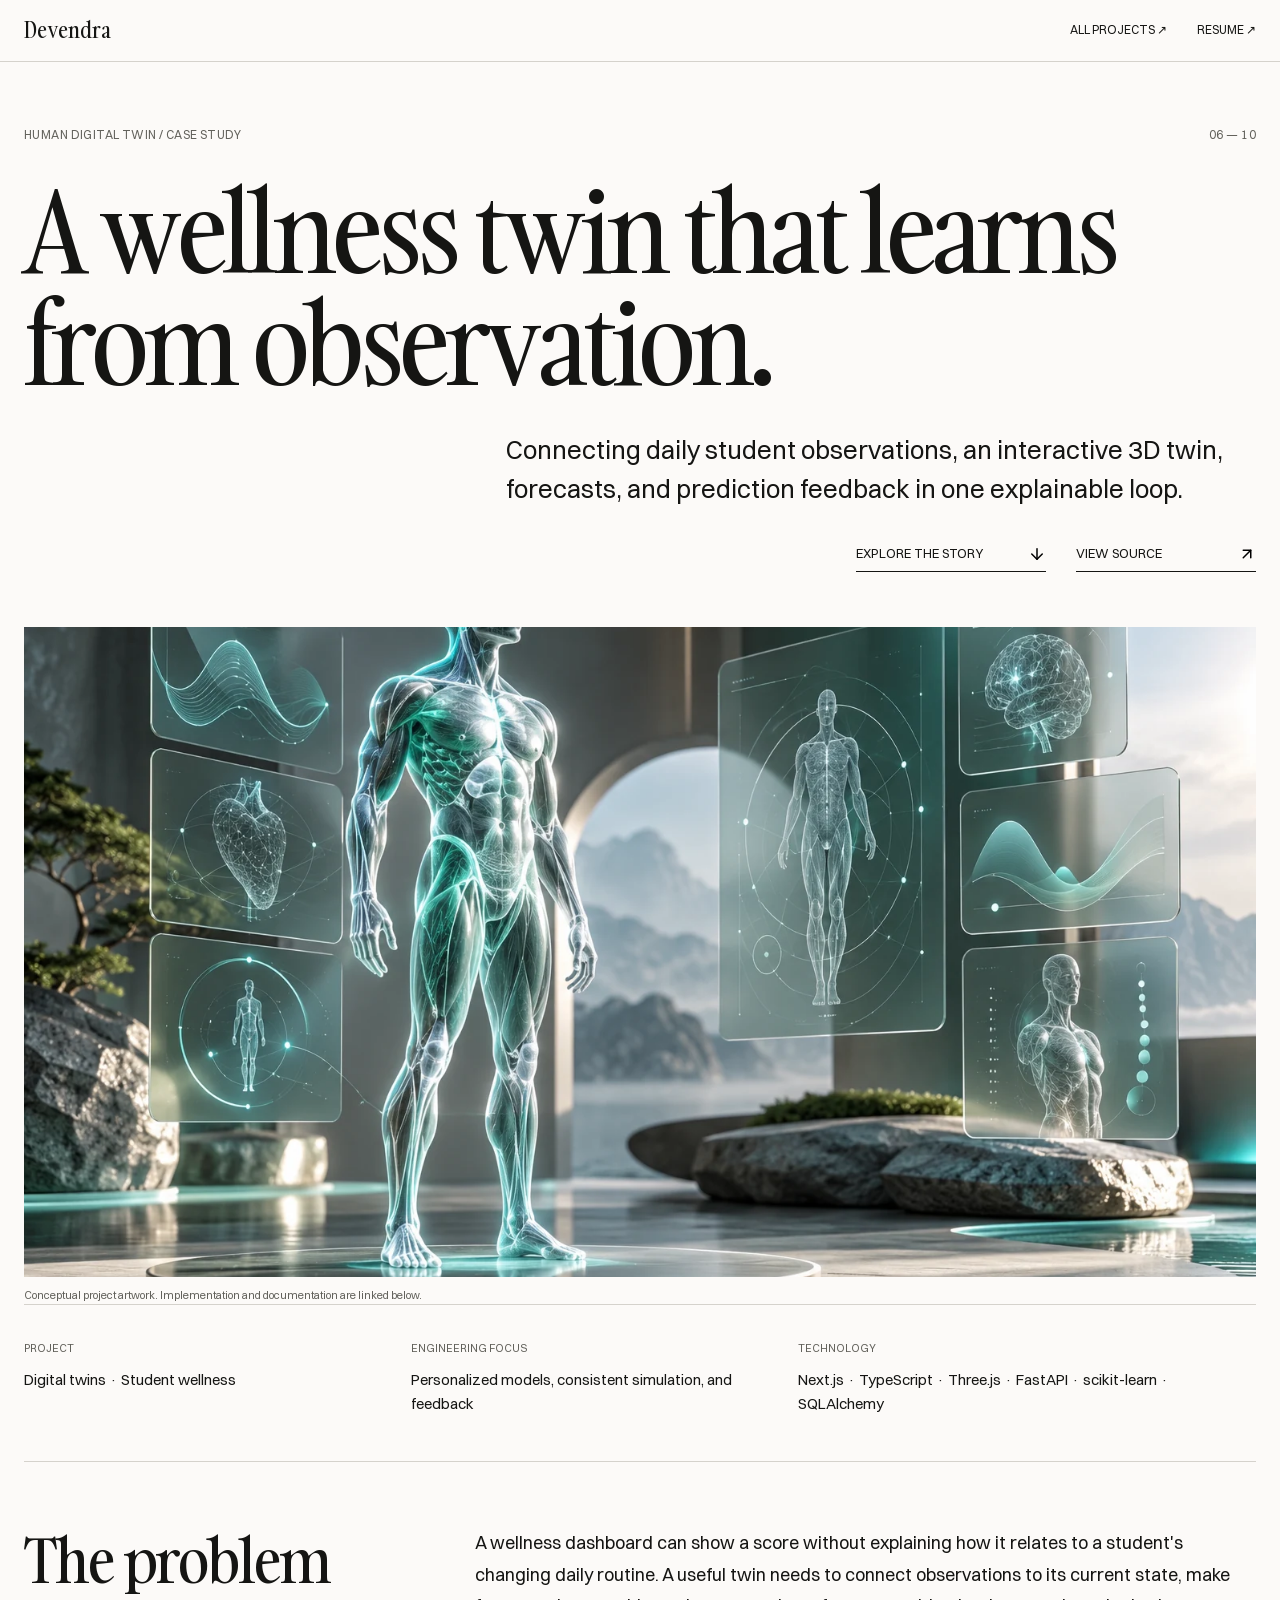
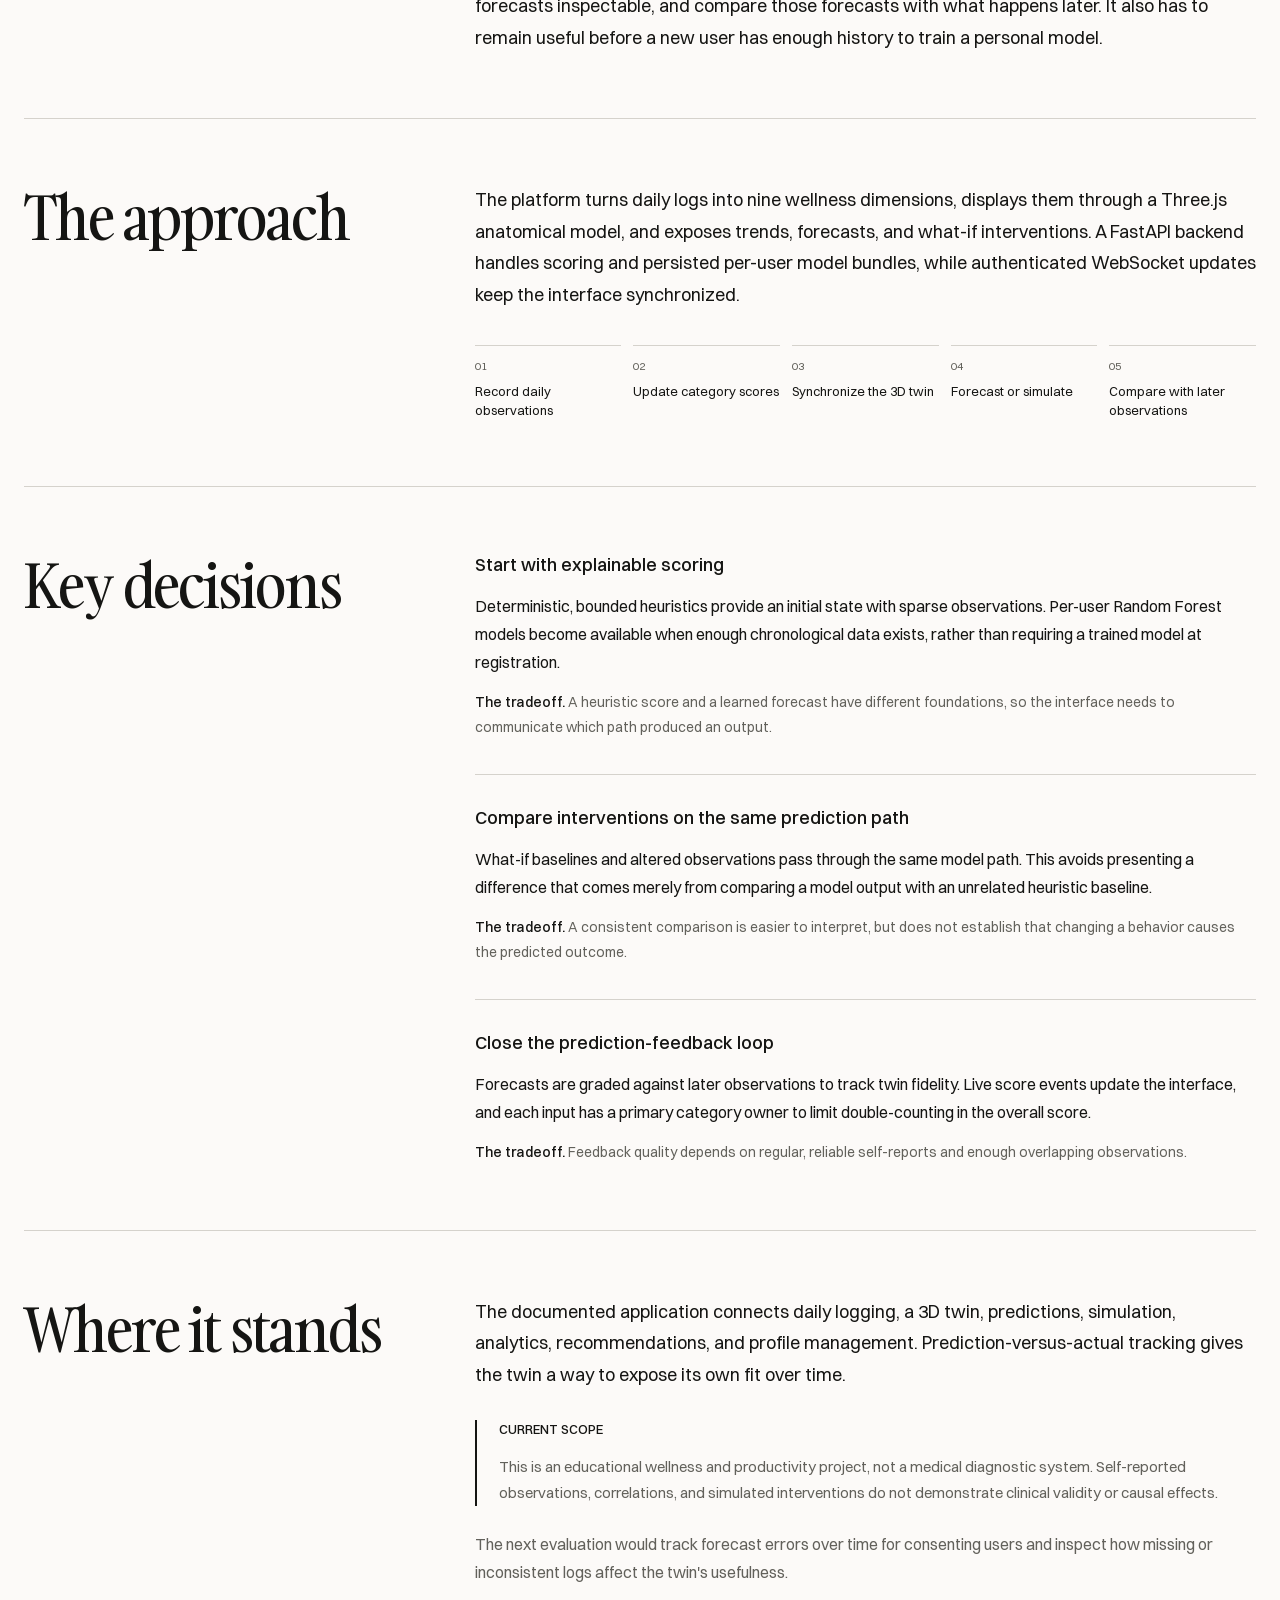
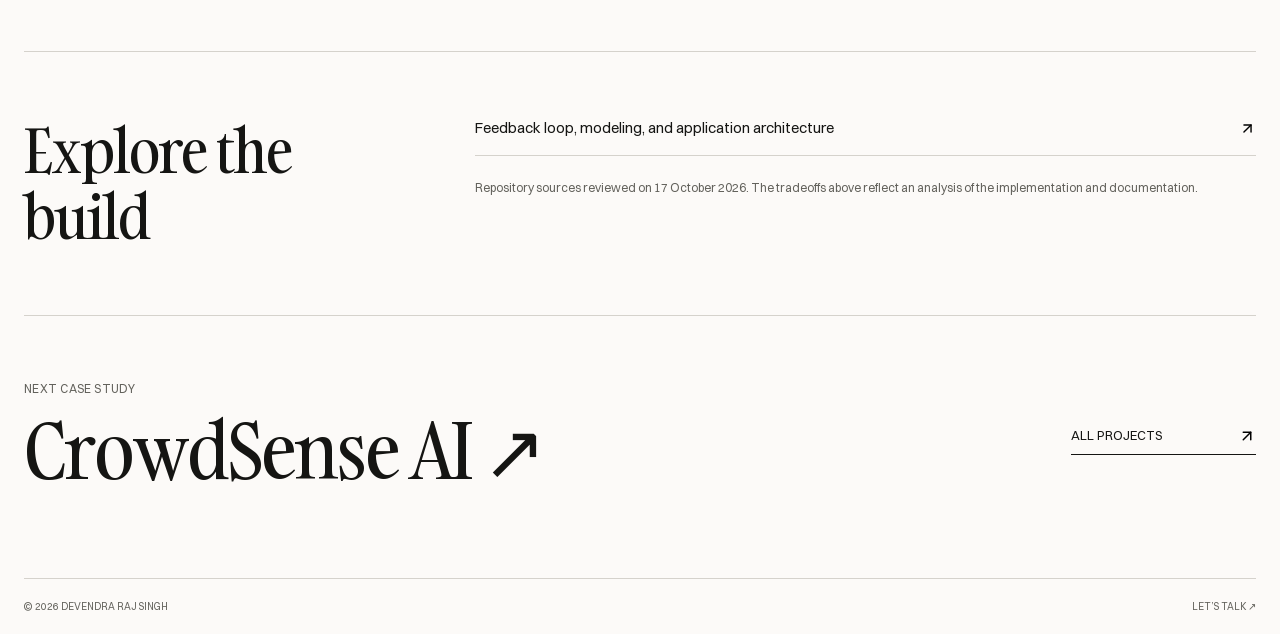
<file: case-studies/human-digital-twin.html>
<!doctype html>
<html lang="en">
<head>
  <meta charset="utf-8">
  <meta name="viewport" content="width=device-width, initial-scale=1">
  <title>Human Digital Twin — Case Study | Devendra Raj Singh</title>
  <meta name="description" content="Connecting daily student observations, an interactive 3D twin, forecasts, and prediction feedback in one explainable loop.">
  <meta name="theme-color" content="#fcfaf8">
  <link rel="icon" href="../favicon.svg" type="image/svg+xml">
  <link rel="preload" href="../fonts/gambarino.woff2" as="font" type="font/woff2" crossorigin>
  <link rel="stylesheet" href="../portfolio.css">
  <link rel="stylesheet" href="../case-study.css">
</head>
<body>
  <a class="skip" href="#case-main">Skip to case study</a>
  <header class="case-header">
    <a class="wordmark" href="../index.html#home" aria-label="Devendra Raj Singh home">Devendra</a>
    <nav aria-label="Case study navigation"><a href="../index.html#projects">All projects ↗</a><a href="../output/pdf/Devendra_Raj_Singh_Resume.pdf" target="_blank" rel="noopener">Resume ↗</a></nav>
  </header>
  <main class="case-main" id="case-main">
    <article>
      <header class="case-hero">
        <div class="case-kicker eyebrow"><span>Human Digital Twin / Case study</span><span>06 — 10</span></div>
        <h1>A wellness twin that learns from observation.</h1>
        <p class="case-intro">Connecting daily student observations, an interactive 3D twin, forecasts, and prediction feedback in one explainable loop.</p>
        <div class="case-actions"><a class="text-link" href="#problem">Explore the story <img src="../images/icons/arrow-down.svg" alt="" width="18" height="18"></a><a class="text-link" href="https://github.com/devendrarajsingh07/Human-Digital-Twin0.1" target="_blank" rel="noopener noreferrer">View source <img src="../images/icons/arrow-up-right.svg" width="18" height="18" alt=""></a></div>
      </header>
      <figure class="case-cover"><img src="../images/redesign/human-twin-cover.webp" alt="Human Digital Twin conceptual project illustration" width="1536" height="1024"><figcaption>Conceptual project artwork. Implementation and documentation are linked below.</figcaption></figure>
      <dl class="case-facts"><div><dt>Project</dt><dd>Digital twins · Student wellness</dd></div><div><dt>Engineering focus</dt><dd>Personalized models, consistent simulation, and feedback</dd></div><div><dt>Technology</dt><dd>Next.js · TypeScript · Three.js · FastAPI · scikit-learn · SQLAlchemy</dd></div></dl>
      <section class="case-section" id="problem" aria-labelledby="problem-title"><h2 id="problem-title">The problem</h2><div class="case-copy"><p>A wellness dashboard can show a score without explaining how it relates to a student's changing daily routine. A useful twin needs to connect observations to its current state, make forecasts inspectable, and compare those forecasts with what happens later. It also has to remain useful before a new user has enough history to train a personal model.</p></div></section>
      <section class="case-section" aria-labelledby="approach-title"><h2 id="approach-title">The approach</h2><div class="case-copy"><p>The platform turns daily logs into nine wellness dimensions, displays them through a Three.js anatomical model, and exposes trends, forecasts, and what-if interventions. A FastAPI backend handles scoring and persisted per-user model bundles, while authenticated WebSocket updates keep the interface synchronized.</p><ol class="case-pipeline" aria-label="Application workflow"><li>Record daily observations</li><li>Update category scores</li><li>Synchronize the 3D twin</li><li>Forecast or simulate</li><li>Compare with later observations</li></ol></div></section>
      <section class="case-section" aria-labelledby="decisions-title"><h2 id="decisions-title">Key decisions</h2><div class="case-copy"><div class="decision"><h3>Start with explainable scoring</h3><p>Deterministic, bounded heuristics provide an initial state with sparse observations. Per-user Random Forest models become available when enough chronological data exists, rather than requiring a trained model at registration.</p><p class="tradeoff"><strong>The tradeoff.</strong> A heuristic score and a learned forecast have different foundations, so the interface needs to communicate which path produced an output.</p></div><div class="decision"><h3>Compare interventions on the same prediction path</h3><p>What-if baselines and altered observations pass through the same model path. This avoids presenting a difference that comes merely from comparing a model output with an unrelated heuristic baseline.</p><p class="tradeoff"><strong>The tradeoff.</strong> A consistent comparison is easier to interpret, but does not establish that changing a behavior causes the predicted outcome.</p></div><div class="decision"><h3>Close the prediction-feedback loop</h3><p>Forecasts are graded against later observations to track twin fidelity. Live score events update the interface, and each input has a primary category owner to limit double-counting in the overall score.</p><p class="tradeoff"><strong>The tradeoff.</strong> Feedback quality depends on regular, reliable self-reports and enough overlapping observations.</p></div></div></section>
      <section class="case-section" aria-labelledby="outcome-title"><h2 id="outcome-title">Where it stands</h2><div class="case-copy"><p>The documented application connects daily logging, a 3D twin, predictions, simulation, analytics, recommendations, and profile management. Prediction-versus-actual tracking gives the twin a way to expose its own fit over time.</p><div class="case-scope"><h3>Current scope</h3><p>This is an educational wellness and productivity project, not a medical diagnostic system. Self-reported observations, correlations, and simulated interventions do not demonstrate clinical validity or causal effects.</p></div><p class="case-next">The next evaluation would track forecast errors over time for consenting users and inspect how missing or inconsistent logs affect the twin's usefulness.</p></div></section>
      <section class="case-section" aria-labelledby="source-title"><h2 id="source-title">Explore the build</h2><div class="case-copy"><ul class="source-links"><li><a href="https://github.com/devendrarajsingh07/Human-Digital-Twin0.1/blob/main/README.md" target="_blank" rel="noopener noreferrer">Feedback loop, modeling, and application architecture <img src="../images/icons/arrow-up-right.svg" width="18" height="18" alt=""></a></li></ul><p class="source-note">Repository sources reviewed on 17 October 2026. The tradeoffs above reflect an analysis of the implementation and documentation.</p></div></section>
    </article>
    <nav class="case-next-project" aria-label="More case studies"><a href="crowdsense.html"><p class="eyebrow">Next case study</p><span class="serif">CrowdSense AI ↗</span></a><a class="text-link" href="../index.html#projects">All projects <img src="../images/icons/arrow-up-right.svg" width="18" height="18" alt=""></a></nav>
  </main>
  <footer class="site-footer"><span>© 2026 Devendra Raj Singh</span><a href="mailto:devendrarajsingh2005@gmail.com">Let’s talk ↗</a></footer>
</body>
</html>
</file>
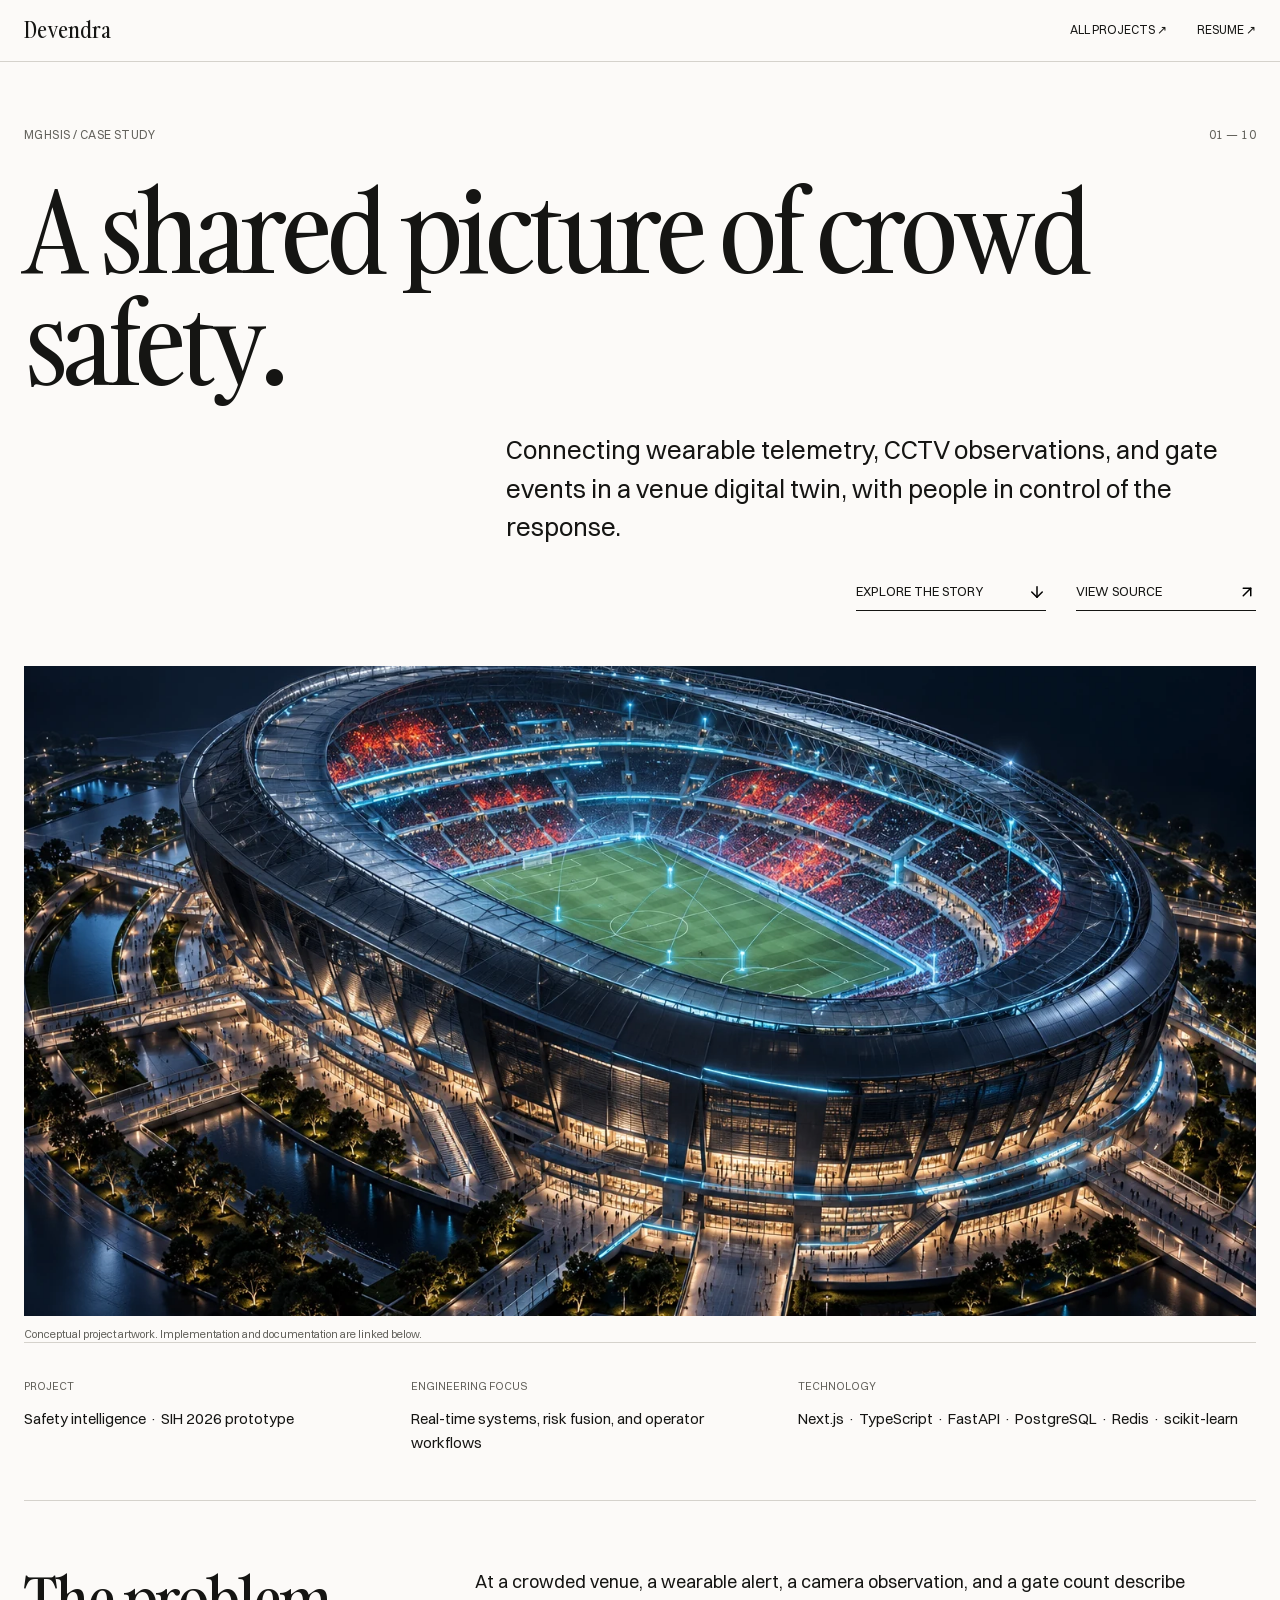
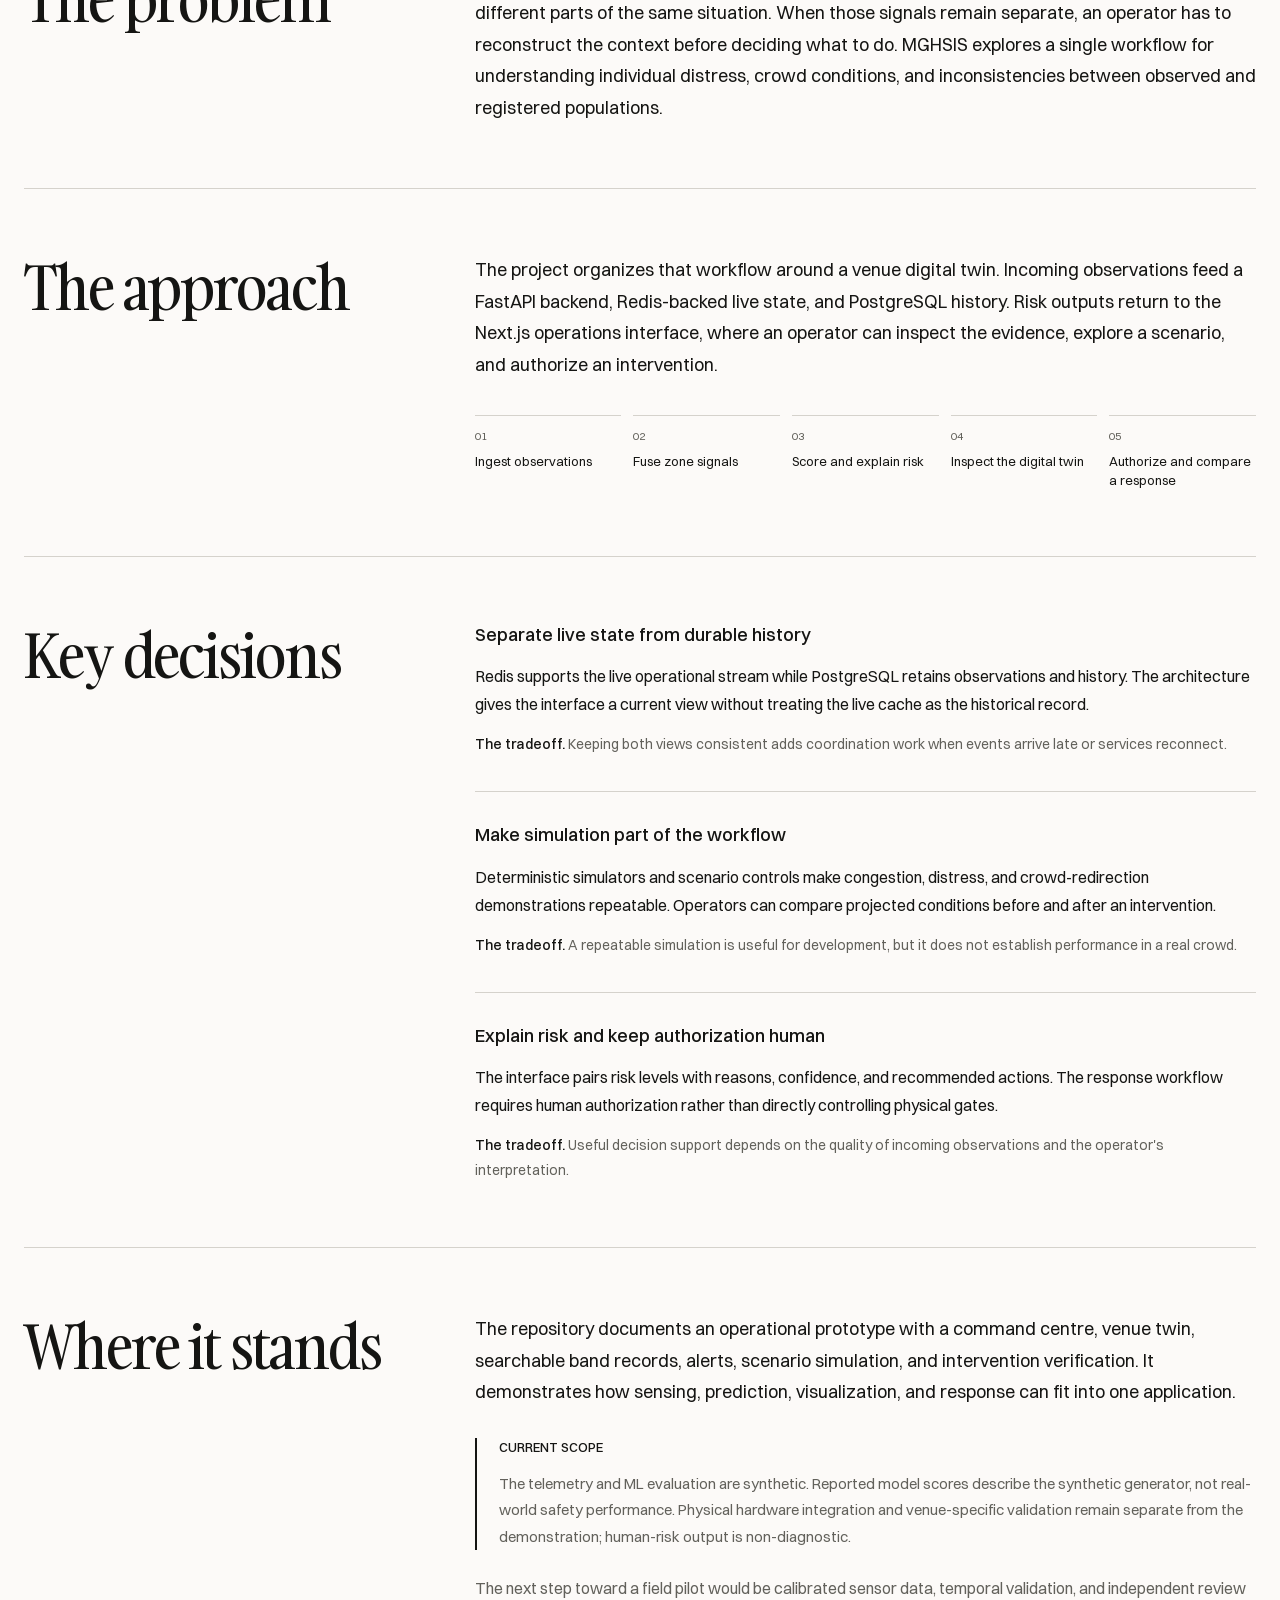
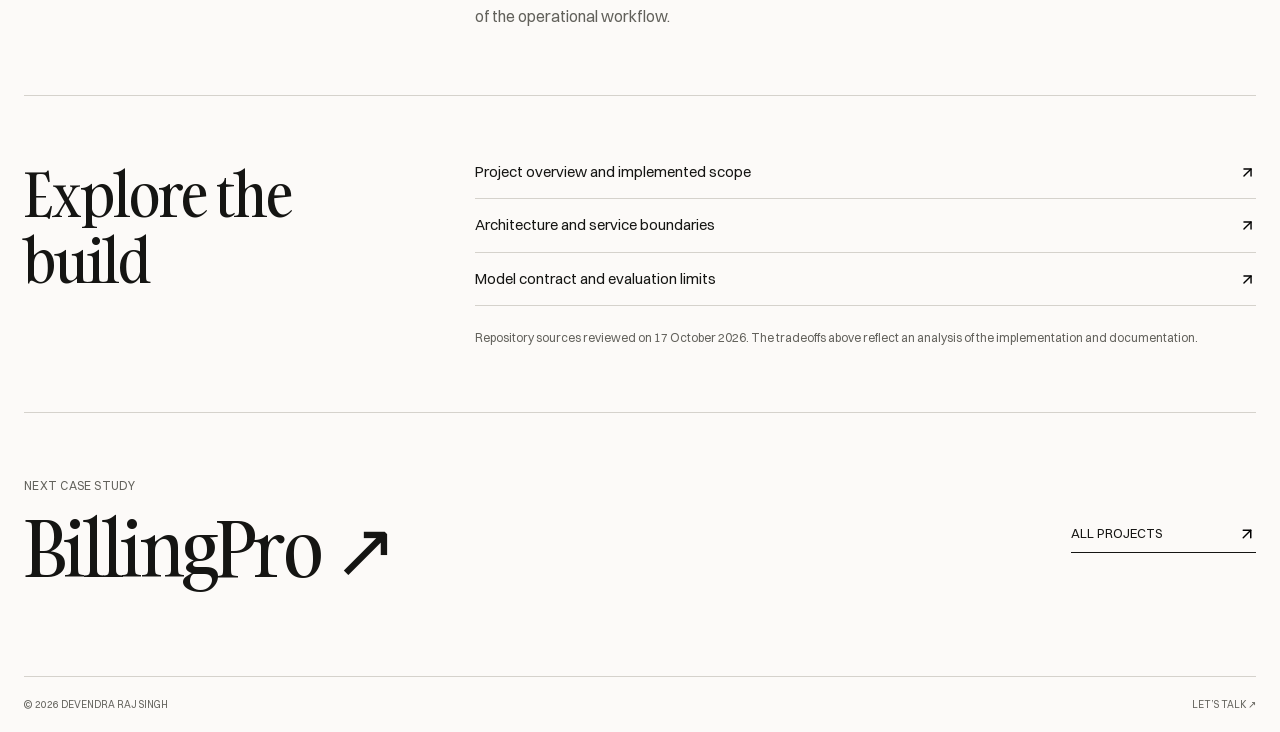
<file: case-studies/mghsis.html>
<!doctype html>
<html lang="en">
<head>
  <meta charset="utf-8">
  <meta name="viewport" content="width=device-width, initial-scale=1">
  <title>MGHSIS — Case Study | Devendra Raj Singh</title>
  <meta name="description" content="Connecting wearable telemetry, CCTV observations, and gate events in a venue digital twin, with people in control of the response.">
  <meta name="theme-color" content="#fcfaf8">
  <link rel="icon" href="../favicon.svg" type="image/svg+xml">
  <link rel="preload" href="../fonts/gambarino.woff2" as="font" type="font/woff2" crossorigin>
  <link rel="stylesheet" href="../portfolio.css">
  <link rel="stylesheet" href="../case-study.css">
</head>
<body>
  <a class="skip" href="#case-main">Skip to case study</a>
  <header class="case-header">
    <a class="wordmark" href="../index.html#home" aria-label="Devendra Raj Singh home">Devendra</a>
    <nav aria-label="Case study navigation"><a href="../index.html#projects">All projects ↗</a><a href="../output/pdf/Devendra_Raj_Singh_Resume.pdf" target="_blank" rel="noopener">Resume ↗</a></nav>
  </header>
  <main class="case-main" id="case-main">
    <article>
      <header class="case-hero">
        <div class="case-kicker eyebrow"><span>MGHSIS / Case study</span><span>01 — 10</span></div>
        <h1>A shared picture of crowd safety.</h1>
        <p class="case-intro">Connecting wearable telemetry, CCTV observations, and gate events in a venue digital twin, with people in control of the response.</p>
        <div class="case-actions"><a class="text-link" href="#problem">Explore the story <img src="../images/icons/arrow-down.svg" alt="" width="18" height="18"></a><a class="text-link" href="https://github.com/devendrarajsingh07/SIH2026-MGHSIS." target="_blank" rel="noopener noreferrer">View source <img src="../images/icons/arrow-up-right.svg" width="18" height="18" alt=""></a></div>
      </header>
      <figure class="case-cover"><img src="../images/redesign/mghsis-cover.webp" alt="MGHSIS conceptual project illustration" width="1536" height="1024"><figcaption>Conceptual project artwork. Implementation and documentation are linked below.</figcaption></figure>
      <dl class="case-facts"><div><dt>Project</dt><dd>Safety intelligence · SIH 2026 prototype</dd></div><div><dt>Engineering focus</dt><dd>Real-time systems, risk fusion, and operator workflows</dd></div><div><dt>Technology</dt><dd>Next.js · TypeScript · FastAPI · PostgreSQL · Redis · scikit-learn</dd></div></dl>
      <section class="case-section" id="problem" aria-labelledby="problem-title"><h2 id="problem-title">The problem</h2><div class="case-copy"><p>At a crowded venue, a wearable alert, a camera observation, and a gate count describe different parts of the same situation. When those signals remain separate, an operator has to reconstruct the context before deciding what to do. MGHSIS explores a single workflow for understanding individual distress, crowd conditions, and inconsistencies between observed and registered populations.</p></div></section>
      <section class="case-section" aria-labelledby="approach-title"><h2 id="approach-title">The approach</h2><div class="case-copy"><p>The project organizes that workflow around a venue digital twin. Incoming observations feed a FastAPI backend, Redis-backed live state, and PostgreSQL history. Risk outputs return to the Next.js operations interface, where an operator can inspect the evidence, explore a scenario, and authorize an intervention.</p><ol class="case-pipeline" aria-label="Application workflow"><li>Ingest observations</li><li>Fuse zone signals</li><li>Score and explain risk</li><li>Inspect the digital twin</li><li>Authorize and compare a response</li></ol></div></section>
      <section class="case-section" aria-labelledby="decisions-title"><h2 id="decisions-title">Key decisions</h2><div class="case-copy"><div class="decision"><h3>Separate live state from durable history</h3><p>Redis supports the live operational stream while PostgreSQL retains observations and history. The architecture gives the interface a current view without treating the live cache as the historical record.</p><p class="tradeoff"><strong>The tradeoff.</strong> Keeping both views consistent adds coordination work when events arrive late or services reconnect.</p></div><div class="decision"><h3>Make simulation part of the workflow</h3><p>Deterministic simulators and scenario controls make congestion, distress, and crowd-redirection demonstrations repeatable. Operators can compare projected conditions before and after an intervention.</p><p class="tradeoff"><strong>The tradeoff.</strong> A repeatable simulation is useful for development, but it does not establish performance in a real crowd.</p></div><div class="decision"><h3>Explain risk and keep authorization human</h3><p>The interface pairs risk levels with reasons, confidence, and recommended actions. The response workflow requires human authorization rather than directly controlling physical gates.</p><p class="tradeoff"><strong>The tradeoff.</strong> Useful decision support depends on the quality of incoming observations and the operator's interpretation.</p></div></div></section>
      <section class="case-section" aria-labelledby="outcome-title"><h2 id="outcome-title">Where it stands</h2><div class="case-copy"><p>The repository documents an operational prototype with a command centre, venue twin, searchable band records, alerts, scenario simulation, and intervention verification. It demonstrates how sensing, prediction, visualization, and response can fit into one application.</p><div class="case-scope"><h3>Current scope</h3><p>The telemetry and ML evaluation are synthetic. Reported model scores describe the synthetic generator, not real-world safety performance. Physical hardware integration and venue-specific validation remain separate from the demonstration; human-risk output is non-diagnostic.</p></div><p class="case-next">The next step toward a field pilot would be calibrated sensor data, temporal validation, and independent review of the operational workflow.</p></div></section>
      <section class="case-section" aria-labelledby="source-title"><h2 id="source-title">Explore the build</h2><div class="case-copy"><ul class="source-links"><li><a href="https://github.com/devendrarajsingh07/SIH2026-MGHSIS./blob/main/README.md" target="_blank" rel="noopener noreferrer">Project overview and implemented scope <img src="../images/icons/arrow-up-right.svg" width="18" height="18" alt=""></a></li><li><a href="https://github.com/devendrarajsingh07/SIH2026-MGHSIS./blob/main/docs/Architecture.md" target="_blank" rel="noopener noreferrer">Architecture and service boundaries <img src="../images/icons/arrow-up-right.svg" width="18" height="18" alt=""></a></li><li><a href="https://github.com/devendrarajsingh07/SIH2026-MGHSIS./blob/main/docs/ML.md" target="_blank" rel="noopener noreferrer">Model contract and evaluation limits <img src="../images/icons/arrow-up-right.svg" width="18" height="18" alt=""></a></li></ul><p class="source-note">Repository sources reviewed on 17 October 2026. The tradeoffs above reflect an analysis of the implementation and documentation.</p></div></section>
    </article>
    <nav class="case-next-project" aria-label="More case studies"><a href="billingpro.html"><p class="eyebrow">Next case study</p><span class="serif">BillingPro ↗</span></a><a class="text-link" href="../index.html#projects">All projects <img src="../images/icons/arrow-up-right.svg" width="18" height="18" alt=""></a></nav>
  </main>
  <footer class="site-footer"><span>© 2026 Devendra Raj Singh</span><a href="mailto:devendrarajsingh2005@gmail.com">Let’s talk ↗</a></footer>
</body>
</html>
</file>
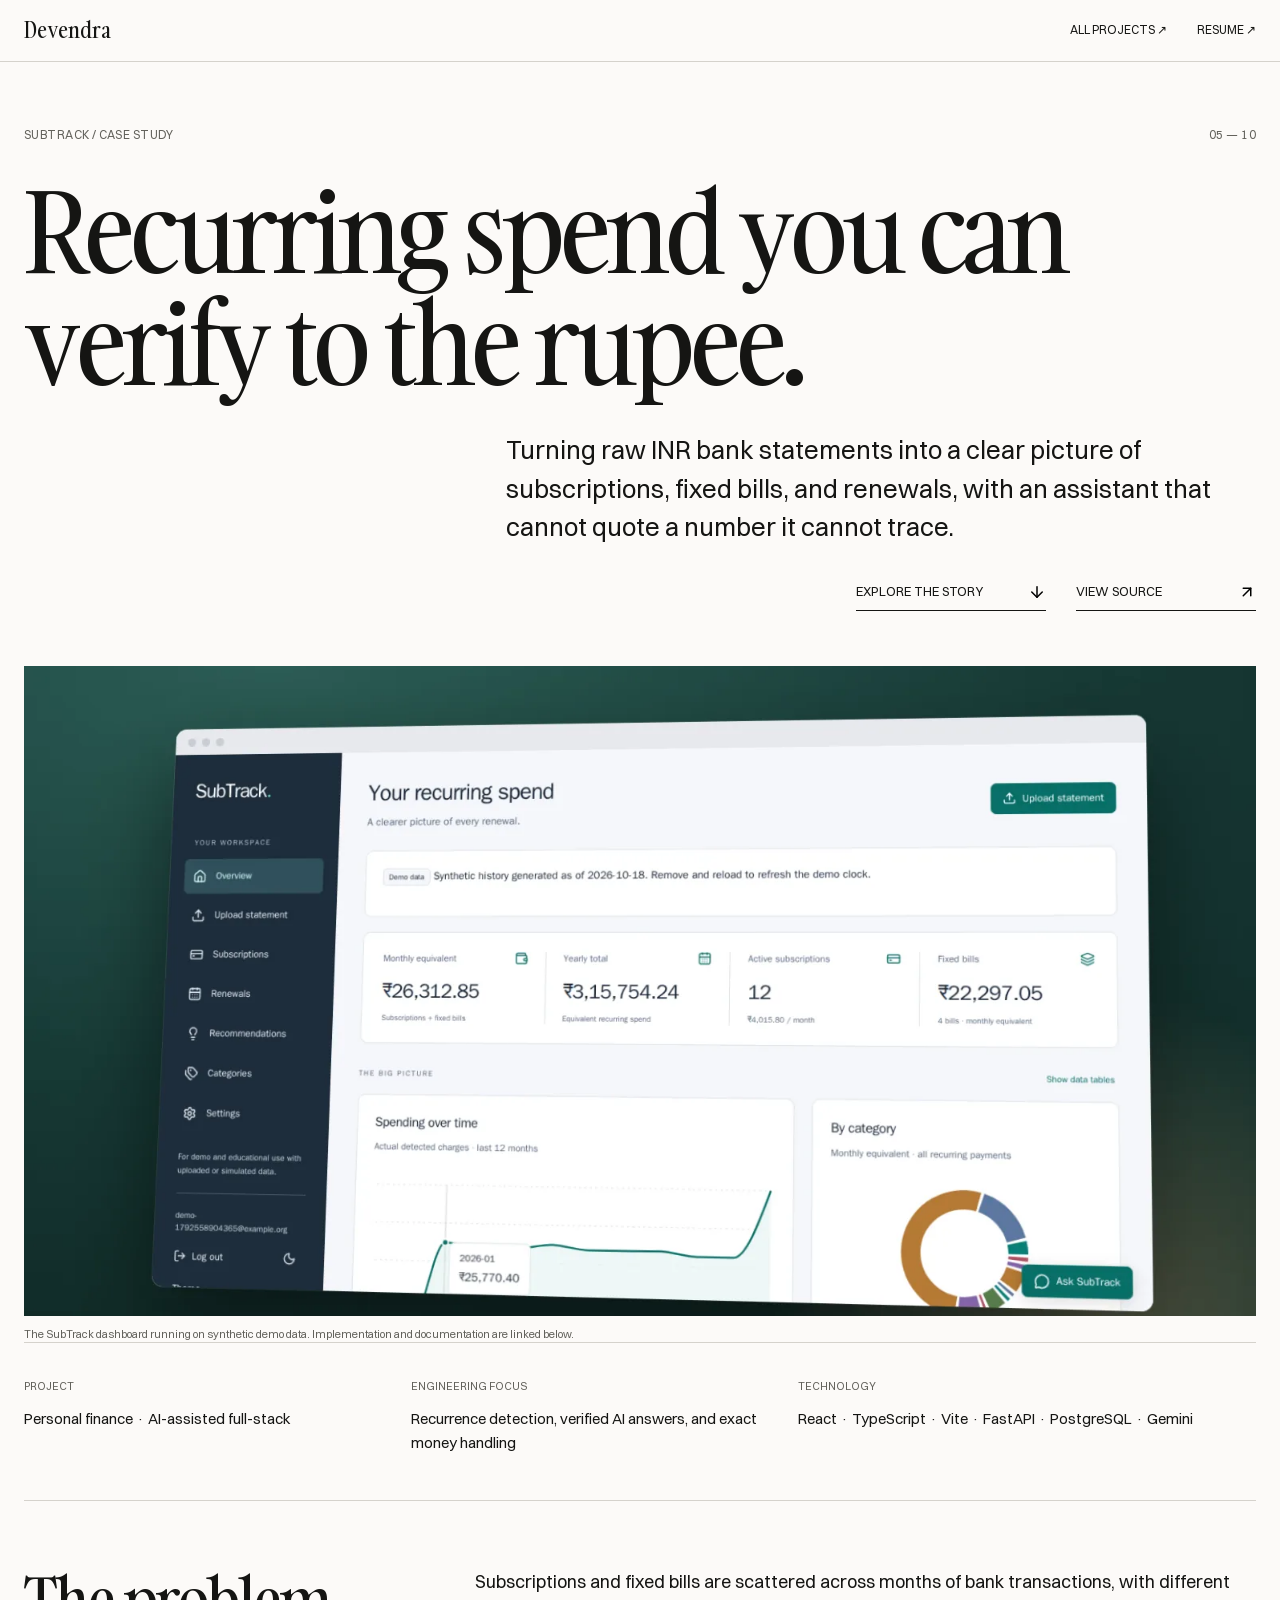
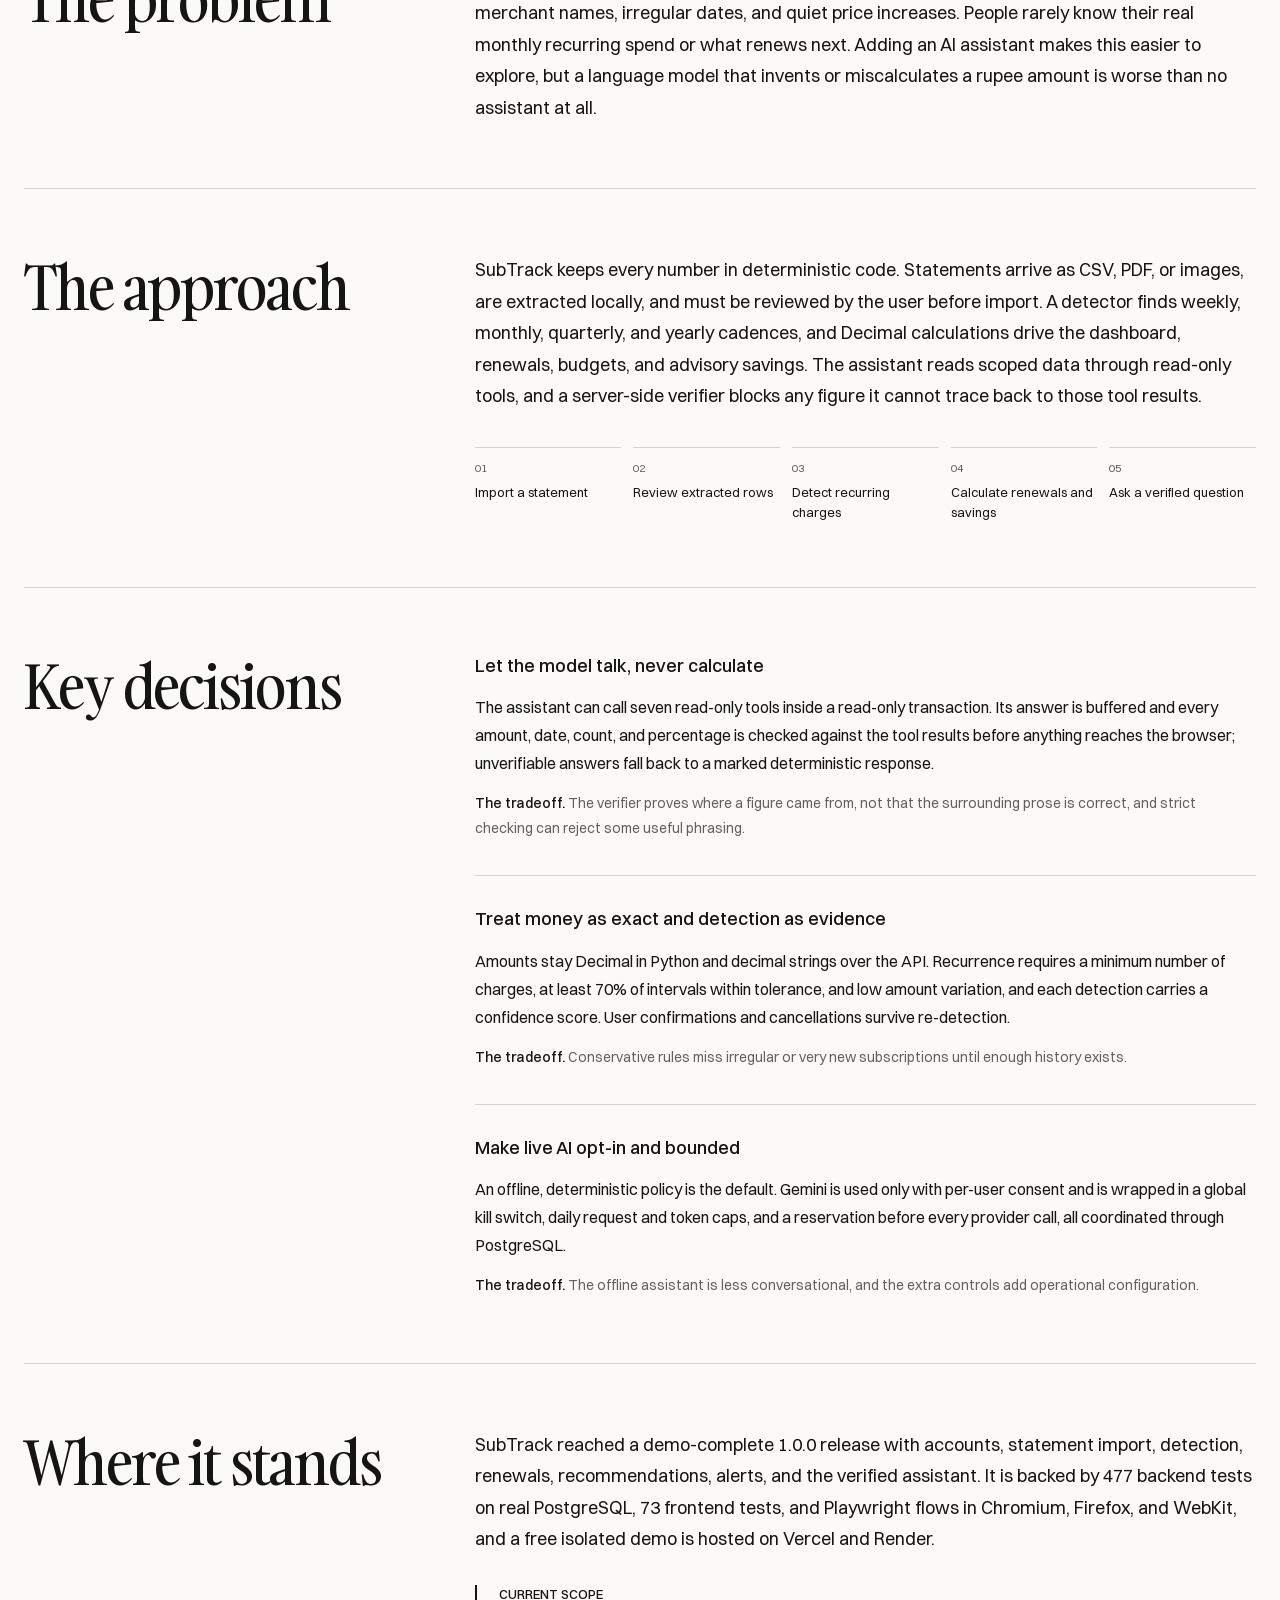
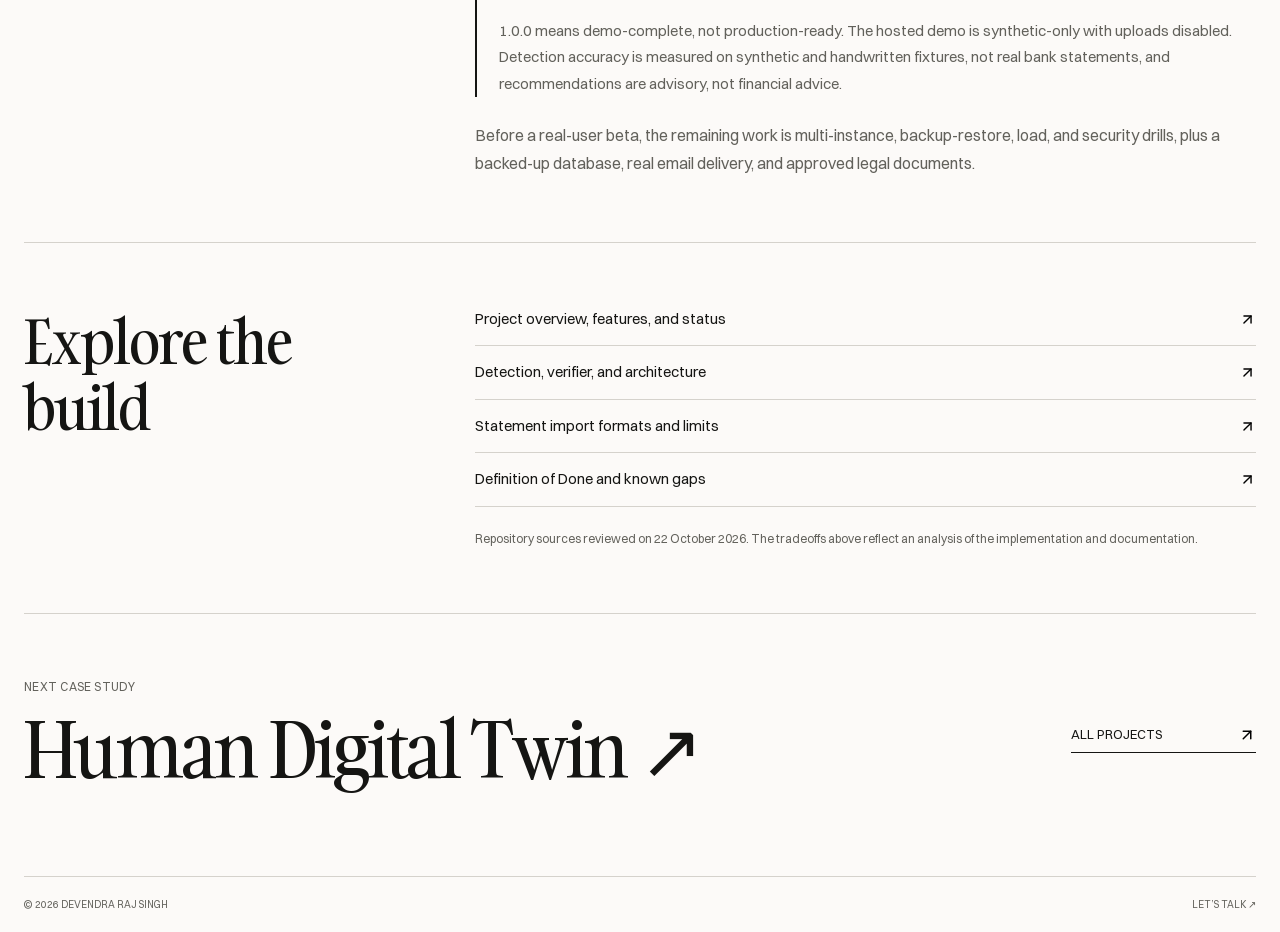
<file: case-studies/subtrack.html>
<!doctype html>
<html lang="en">
<head>
  <meta charset="utf-8">
  <meta name="viewport" content="width=device-width, initial-scale=1">
  <title>SubTrack — Case Study | Devendra Raj Singh</title>
  <meta name="description" content="Turning raw INR bank statements into a clear picture of subscriptions, fixed bills, and renewals, with an assistant that cannot quote a number it cannot trace.">
  <meta name="theme-color" content="#fcfaf8">
  <link rel="icon" href="../favicon.svg" type="image/svg+xml">
  <link rel="preload" href="../fonts/gambarino.woff2" as="font" type="font/woff2" crossorigin>
  <link rel="stylesheet" href="../portfolio.css">
  <link rel="stylesheet" href="../case-study.css">
</head>
<body>
  <a class="skip" href="#case-main">Skip to case study</a>
  <header class="case-header">
    <a class="wordmark" href="../index.html#home" aria-label="Devendra Raj Singh home">Devendra</a>
    <nav aria-label="Case study navigation"><a href="../index.html#projects">All projects ↗</a><a href="../output/pdf/Devendra_Raj_Singh_Resume.pdf" target="_blank" rel="noopener">Resume ↗</a></nav>
  </header>
  <main class="case-main" id="case-main">
    <article>
      <header class="case-hero">
        <div class="case-kicker eyebrow"><span>SubTrack / Case study</span><span>05 — 10</span></div>
        <h1>Recurring spend you can verify to the rupee.</h1>
        <p class="case-intro">Turning raw INR bank statements into a clear picture of subscriptions, fixed bills, and renewals, with an assistant that cannot quote a number it cannot trace.</p>
        <div class="case-actions"><a class="text-link" href="#problem">Explore the story <img src="../images/icons/arrow-down.svg" alt="" width="18" height="18"></a><a class="text-link" href="https://github.com/devendrarajsingh07/AI-Powered-Subscription-Recurring-Payment-Manager" target="_blank" rel="noopener noreferrer">View source <img src="../images/icons/arrow-up-right.svg" width="18" height="18" alt=""></a></div>
      </header>
      <figure class="case-cover"><img src="../images/redesign/subtrack-cover.webp" alt="SubTrack dashboard showing recurring spend, renewals, and category totals from synthetic demo data" width="1536" height="1024"><figcaption>The SubTrack dashboard running on synthetic demo data. Implementation and documentation are linked below.</figcaption></figure>
      <dl class="case-facts"><div><dt>Project</dt><dd>Personal finance · AI-assisted full-stack</dd></div><div><dt>Engineering focus</dt><dd>Recurrence detection, verified AI answers, and exact money handling</dd></div><div><dt>Technology</dt><dd>React · TypeScript · Vite · FastAPI · PostgreSQL · Gemini</dd></div></dl>
      <section class="case-section" id="problem" aria-labelledby="problem-title"><h2 id="problem-title">The problem</h2><div class="case-copy"><p>Subscriptions and fixed bills are scattered across months of bank transactions, with different merchant names, irregular dates, and quiet price increases. People rarely know their real monthly recurring spend or what renews next. Adding an AI assistant makes this easier to explore, but a language model that invents or miscalculates a rupee amount is worse than no assistant at all.</p></div></section>
      <section class="case-section" aria-labelledby="approach-title"><h2 id="approach-title">The approach</h2><div class="case-copy"><p>SubTrack keeps every number in deterministic code. Statements arrive as CSV, PDF, or images, are extracted locally, and must be reviewed by the user before import. A detector finds weekly, monthly, quarterly, and yearly cadences, and Decimal calculations drive the dashboard, renewals, budgets, and advisory savings. The assistant reads scoped data through read-only tools, and a server-side verifier blocks any figure it cannot trace back to those tool results.</p><ol class="case-pipeline" aria-label="Application workflow"><li>Import a statement</li><li>Review extracted rows</li><li>Detect recurring charges</li><li>Calculate renewals and savings</li><li>Ask a verified question</li></ol></div></section>
      <section class="case-section" aria-labelledby="decisions-title"><h2 id="decisions-title">Key decisions</h2><div class="case-copy"><div class="decision"><h3>Let the model talk, never calculate</h3><p>The assistant can call seven read-only tools inside a read-only transaction. Its answer is buffered and every amount, date, count, and percentage is checked against the tool results before anything reaches the browser; unverifiable answers fall back to a marked deterministic response.</p><p class="tradeoff"><strong>The tradeoff.</strong> The verifier proves where a figure came from, not that the surrounding prose is correct, and strict checking can reject some useful phrasing.</p></div><div class="decision"><h3>Treat money as exact and detection as evidence</h3><p>Amounts stay Decimal in Python and decimal strings over the API. Recurrence requires a minimum number of charges, at least 70% of intervals within tolerance, and low amount variation, and each detection carries a confidence score. User confirmations and cancellations survive re-detection.</p><p class="tradeoff"><strong>The tradeoff.</strong> Conservative rules miss irregular or very new subscriptions until enough history exists.</p></div><div class="decision"><h3>Make live AI opt-in and bounded</h3><p>An offline, deterministic policy is the default. Gemini is used only with per-user consent and is wrapped in a global kill switch, daily request and token caps, and a reservation before every provider call, all coordinated through PostgreSQL.</p><p class="tradeoff"><strong>The tradeoff.</strong> The offline assistant is less conversational, and the extra controls add operational configuration.</p></div></div></section>
      <section class="case-section" aria-labelledby="outcome-title"><h2 id="outcome-title">Where it stands</h2><div class="case-copy"><p>SubTrack reached a demo-complete 1.0.0 release with accounts, statement import, detection, renewals, recommendations, alerts, and the verified assistant. It is backed by 477 backend tests on real PostgreSQL, 73 frontend tests, and Playwright flows in Chromium, Firefox, and WebKit, and a free isolated demo is hosted on Vercel and Render.</p><div class="case-scope"><h3>Current scope</h3><p>1.0.0 means demo-complete, not production-ready. The hosted demo is synthetic-only with uploads disabled. Detection accuracy is measured on synthetic and handwritten fixtures, not real bank statements, and recommendations are advisory, not financial advice.</p></div><p class="case-next">Before a real-user beta, the remaining work is multi-instance, backup-restore, load, and security drills, plus a backed-up database, real email delivery, and approved legal documents.</p></div></section>
      <section class="case-section" aria-labelledby="source-title"><h2 id="source-title">Explore the build</h2><div class="case-copy"><ul class="source-links"><li><a href="https://github.com/devendrarajsingh07/AI-Powered-Subscription-Recurring-Payment-Manager/blob/master/README.md" target="_blank" rel="noopener noreferrer">Project overview, features, and status <img src="../images/icons/arrow-up-right.svg" width="18" height="18" alt=""></a></li><li><a href="https://github.com/devendrarajsingh07/AI-Powered-Subscription-Recurring-Payment-Manager/blob/master/docs/ARCHITECTURE.md" target="_blank" rel="noopener noreferrer">Detection, verifier, and architecture <img src="../images/icons/arrow-up-right.svg" width="18" height="18" alt=""></a></li><li><a href="https://github.com/devendrarajsingh07/AI-Powered-Subscription-Recurring-Payment-Manager/blob/master/docs/STATEMENT_IMPORT.md" target="_blank" rel="noopener noreferrer">Statement import formats and limits <img src="../images/icons/arrow-up-right.svg" width="18" height="18" alt=""></a></li><li><a href="https://github.com/devendrarajsingh07/AI-Powered-Subscription-Recurring-Payment-Manager/blob/master/docs/DOD.md" target="_blank" rel="noopener noreferrer">Definition of Done and known gaps <img src="../images/icons/arrow-up-right.svg" width="18" height="18" alt=""></a></li></ul><p class="source-note">Repository sources reviewed on 22 October 2026. The tradeoffs above reflect an analysis of the implementation and documentation.</p></div></section>
    </article>
    <nav class="case-next-project" aria-label="More case studies"><a href="human-digital-twin.html"><p class="eyebrow">Next case study</p><span class="serif">Human Digital Twin ↗</span></a><a class="text-link" href="../index.html#projects">All projects <img src="../images/icons/arrow-up-right.svg" width="18" height="18" alt=""></a></nav>
  </main>
  <footer class="site-footer"><span>© 2026 Devendra Raj Singh</span><a href="mailto:devendrarajsingh2005@gmail.com">Let’s talk ↗</a></footer>
</body>
</html>
</file>
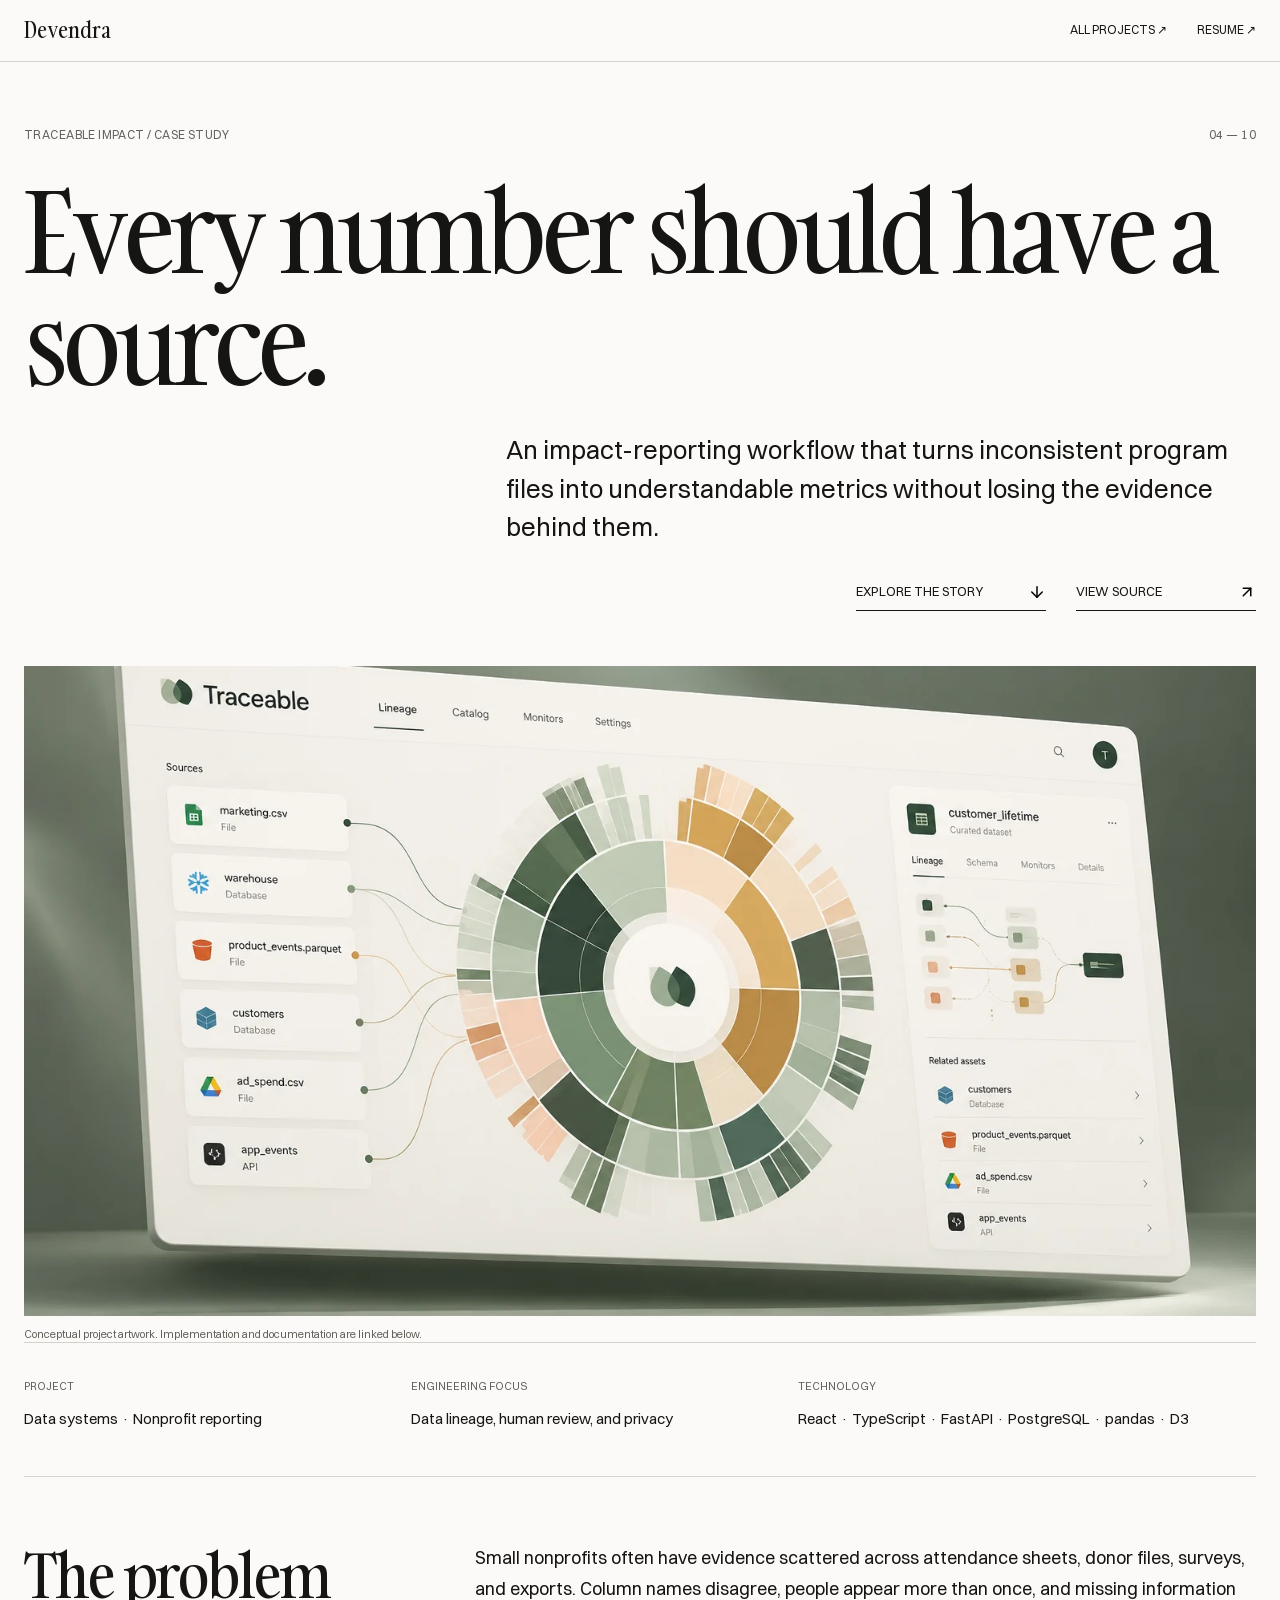
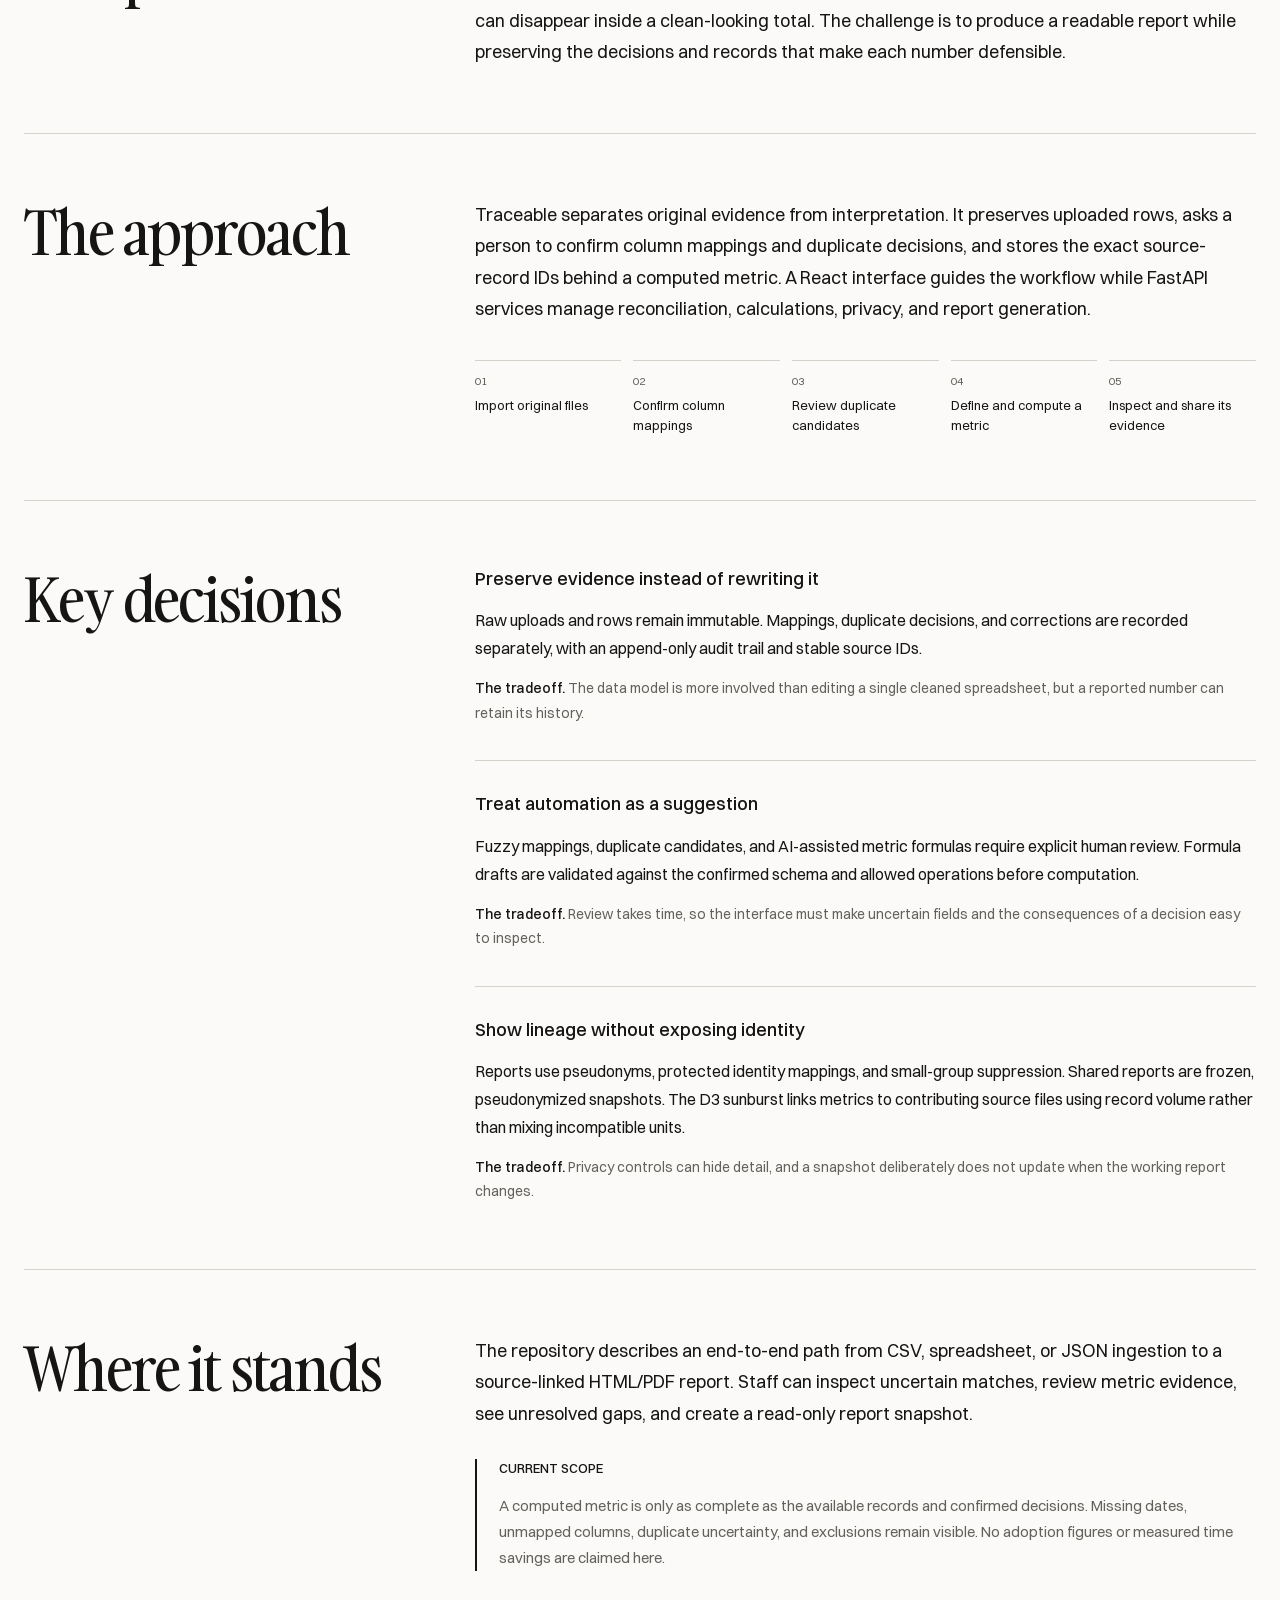
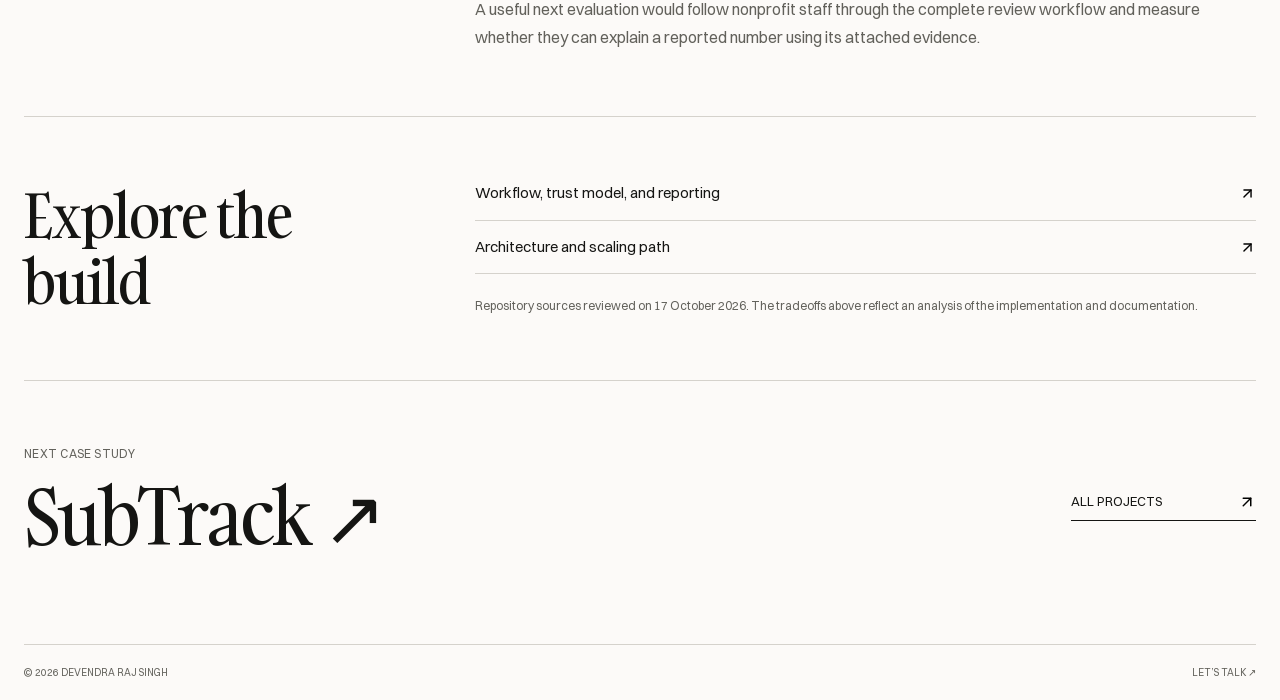
<file: case-studies/traceable.html>
<!doctype html>
<html lang="en">
<head>
  <meta charset="utf-8">
  <meta name="viewport" content="width=device-width, initial-scale=1">
  <title>Traceable Impact — Case Study | Devendra Raj Singh</title>
  <meta name="description" content="An impact-reporting workflow that turns inconsistent program files into understandable metrics without losing the evidence behind them.">
  <meta name="theme-color" content="#fcfaf8">
  <link rel="icon" href="../favicon.svg" type="image/svg+xml">
  <link rel="preload" href="../fonts/gambarino.woff2" as="font" type="font/woff2" crossorigin>
  <link rel="stylesheet" href="../portfolio.css">
  <link rel="stylesheet" href="../case-study.css">
</head>
<body>
  <a class="skip" href="#case-main">Skip to case study</a>
  <header class="case-header">
    <a class="wordmark" href="../index.html#home" aria-label="Devendra Raj Singh home">Devendra</a>
    <nav aria-label="Case study navigation"><a href="../index.html#projects">All projects ↗</a><a href="../output/pdf/Devendra_Raj_Singh_Resume.pdf" target="_blank" rel="noopener">Resume ↗</a></nav>
  </header>
  <main class="case-main" id="case-main">
    <article>
      <header class="case-hero">
        <div class="case-kicker eyebrow"><span>Traceable Impact / Case study</span><span>04 — 10</span></div>
        <h1>Every number should have a source.</h1>
        <p class="case-intro">An impact-reporting workflow that turns inconsistent program files into understandable metrics without losing the evidence behind them.</p>
        <div class="case-actions"><a class="text-link" href="#problem">Explore the story <img src="../images/icons/arrow-down.svg" alt="" width="18" height="18"></a><a class="text-link" href="https://github.com/devendrarajsingh07/Traceable-impact-reporting-" target="_blank" rel="noopener noreferrer">View source <img src="../images/icons/arrow-up-right.svg" width="18" height="18" alt=""></a></div>
      </header>
      <figure class="case-cover"><img src="../images/redesign/traceable-cover.webp" alt="Traceable Impact conceptual project illustration" width="1536" height="1024"><figcaption>Conceptual project artwork. Implementation and documentation are linked below.</figcaption></figure>
      <dl class="case-facts"><div><dt>Project</dt><dd>Data systems · Nonprofit reporting</dd></div><div><dt>Engineering focus</dt><dd>Data lineage, human review, and privacy</dd></div><div><dt>Technology</dt><dd>React · TypeScript · FastAPI · PostgreSQL · pandas · D3</dd></div></dl>
      <section class="case-section" id="problem" aria-labelledby="problem-title"><h2 id="problem-title">The problem</h2><div class="case-copy"><p>Small nonprofits often have evidence scattered across attendance sheets, donor files, surveys, and exports. Column names disagree, people appear more than once, and missing information can disappear inside a clean-looking total. The challenge is to produce a readable report while preserving the decisions and records that make each number defensible.</p></div></section>
      <section class="case-section" aria-labelledby="approach-title"><h2 id="approach-title">The approach</h2><div class="case-copy"><p>Traceable separates original evidence from interpretation. It preserves uploaded rows, asks a person to confirm column mappings and duplicate decisions, and stores the exact source-record IDs behind a computed metric. A React interface guides the workflow while FastAPI services manage reconciliation, calculations, privacy, and report generation.</p><ol class="case-pipeline" aria-label="Application workflow"><li>Import original files</li><li>Confirm column mappings</li><li>Review duplicate candidates</li><li>Define and compute a metric</li><li>Inspect and share its evidence</li></ol></div></section>
      <section class="case-section" aria-labelledby="decisions-title"><h2 id="decisions-title">Key decisions</h2><div class="case-copy"><div class="decision"><h3>Preserve evidence instead of rewriting it</h3><p>Raw uploads and rows remain immutable. Mappings, duplicate decisions, and corrections are recorded separately, with an append-only audit trail and stable source IDs.</p><p class="tradeoff"><strong>The tradeoff.</strong> The data model is more involved than editing a single cleaned spreadsheet, but a reported number can retain its history.</p></div><div class="decision"><h3>Treat automation as a suggestion</h3><p>Fuzzy mappings, duplicate candidates, and AI-assisted metric formulas require explicit human review. Formula drafts are validated against the confirmed schema and allowed operations before computation.</p><p class="tradeoff"><strong>The tradeoff.</strong> Review takes time, so the interface must make uncertain fields and the consequences of a decision easy to inspect.</p></div><div class="decision"><h3>Show lineage without exposing identity</h3><p>Reports use pseudonyms, protected identity mappings, and small-group suppression. Shared reports are frozen, pseudonymized snapshots. The D3 sunburst links metrics to contributing source files using record volume rather than mixing incompatible units.</p><p class="tradeoff"><strong>The tradeoff.</strong> Privacy controls can hide detail, and a snapshot deliberately does not update when the working report changes.</p></div></div></section>
      <section class="case-section" aria-labelledby="outcome-title"><h2 id="outcome-title">Where it stands</h2><div class="case-copy"><p>The repository describes an end-to-end path from CSV, spreadsheet, or JSON ingestion to a source-linked HTML/PDF report. Staff can inspect uncertain matches, review metric evidence, see unresolved gaps, and create a read-only report snapshot.</p><div class="case-scope"><h3>Current scope</h3><p>A computed metric is only as complete as the available records and confirmed decisions. Missing dates, unmapped columns, duplicate uncertainty, and exclusions remain visible. No adoption figures or measured time savings are claimed here.</p></div><p class="case-next">A useful next evaluation would follow nonprofit staff through the complete review workflow and measure whether they can explain a reported number using its attached evidence.</p></div></section>
      <section class="case-section" aria-labelledby="source-title"><h2 id="source-title">Explore the build</h2><div class="case-copy"><ul class="source-links"><li><a href="https://github.com/devendrarajsingh07/Traceable-impact-reporting-/blob/main/README.md" target="_blank" rel="noopener noreferrer">Workflow, trust model, and reporting <img src="../images/icons/arrow-up-right.svg" width="18" height="18" alt=""></a></li><li><a href="https://github.com/devendrarajsingh07/Traceable-impact-reporting-/blob/main/ARCHITECTURE.md" target="_blank" rel="noopener noreferrer">Architecture and scaling path <img src="../images/icons/arrow-up-right.svg" width="18" height="18" alt=""></a></li></ul><p class="source-note">Repository sources reviewed on 17 October 2026. The tradeoffs above reflect an analysis of the implementation and documentation.</p></div></section>
    </article>
    <nav class="case-next-project" aria-label="More case studies"><a href="subtrack.html"><p class="eyebrow">Next case study</p><span class="serif">SubTrack ↗</span></a><a class="text-link" href="../index.html#projects">All projects <img src="../images/icons/arrow-up-right.svg" width="18" height="18" alt=""></a></nav>
  </main>
  <footer class="site-footer"><span>© 2026 Devendra Raj Singh</span><a href="mailto:devendrarajsingh2005@gmail.com">Let’s talk ↗</a></footer>
</body>
</html>
</file>
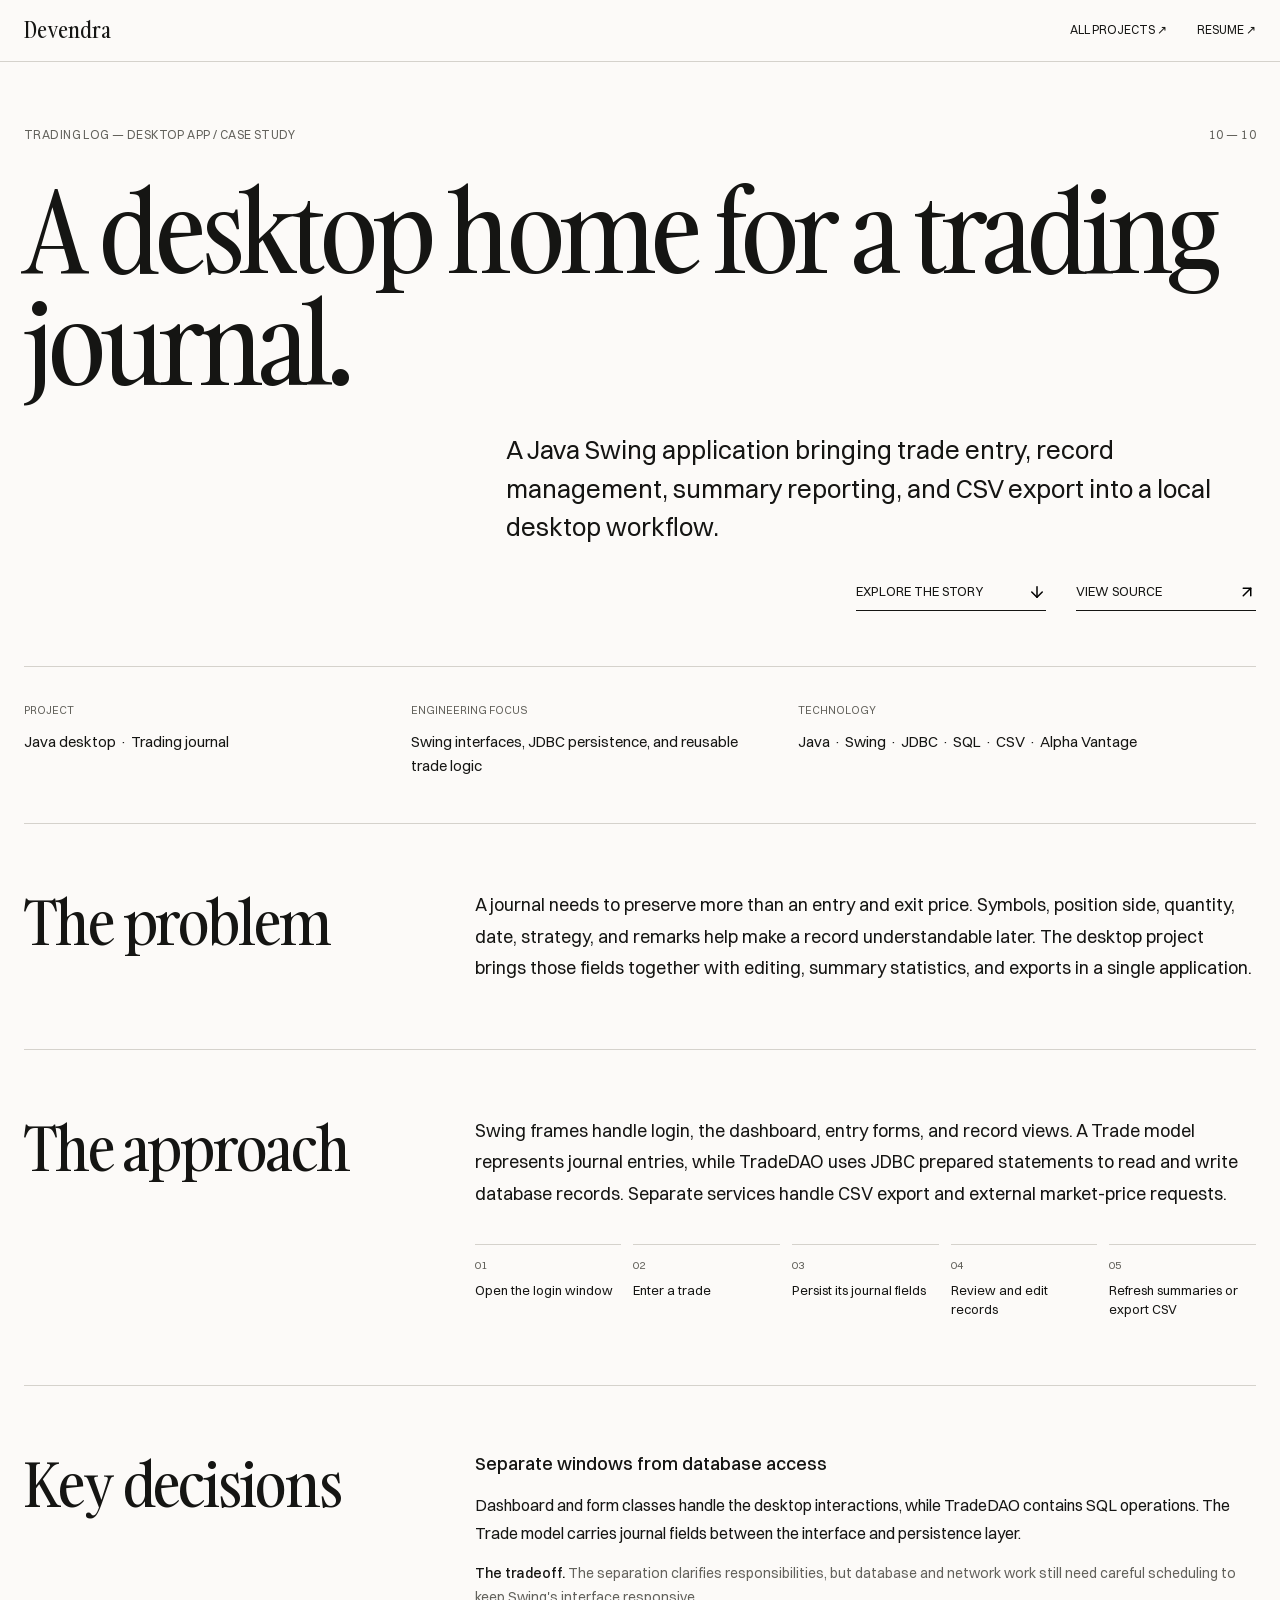
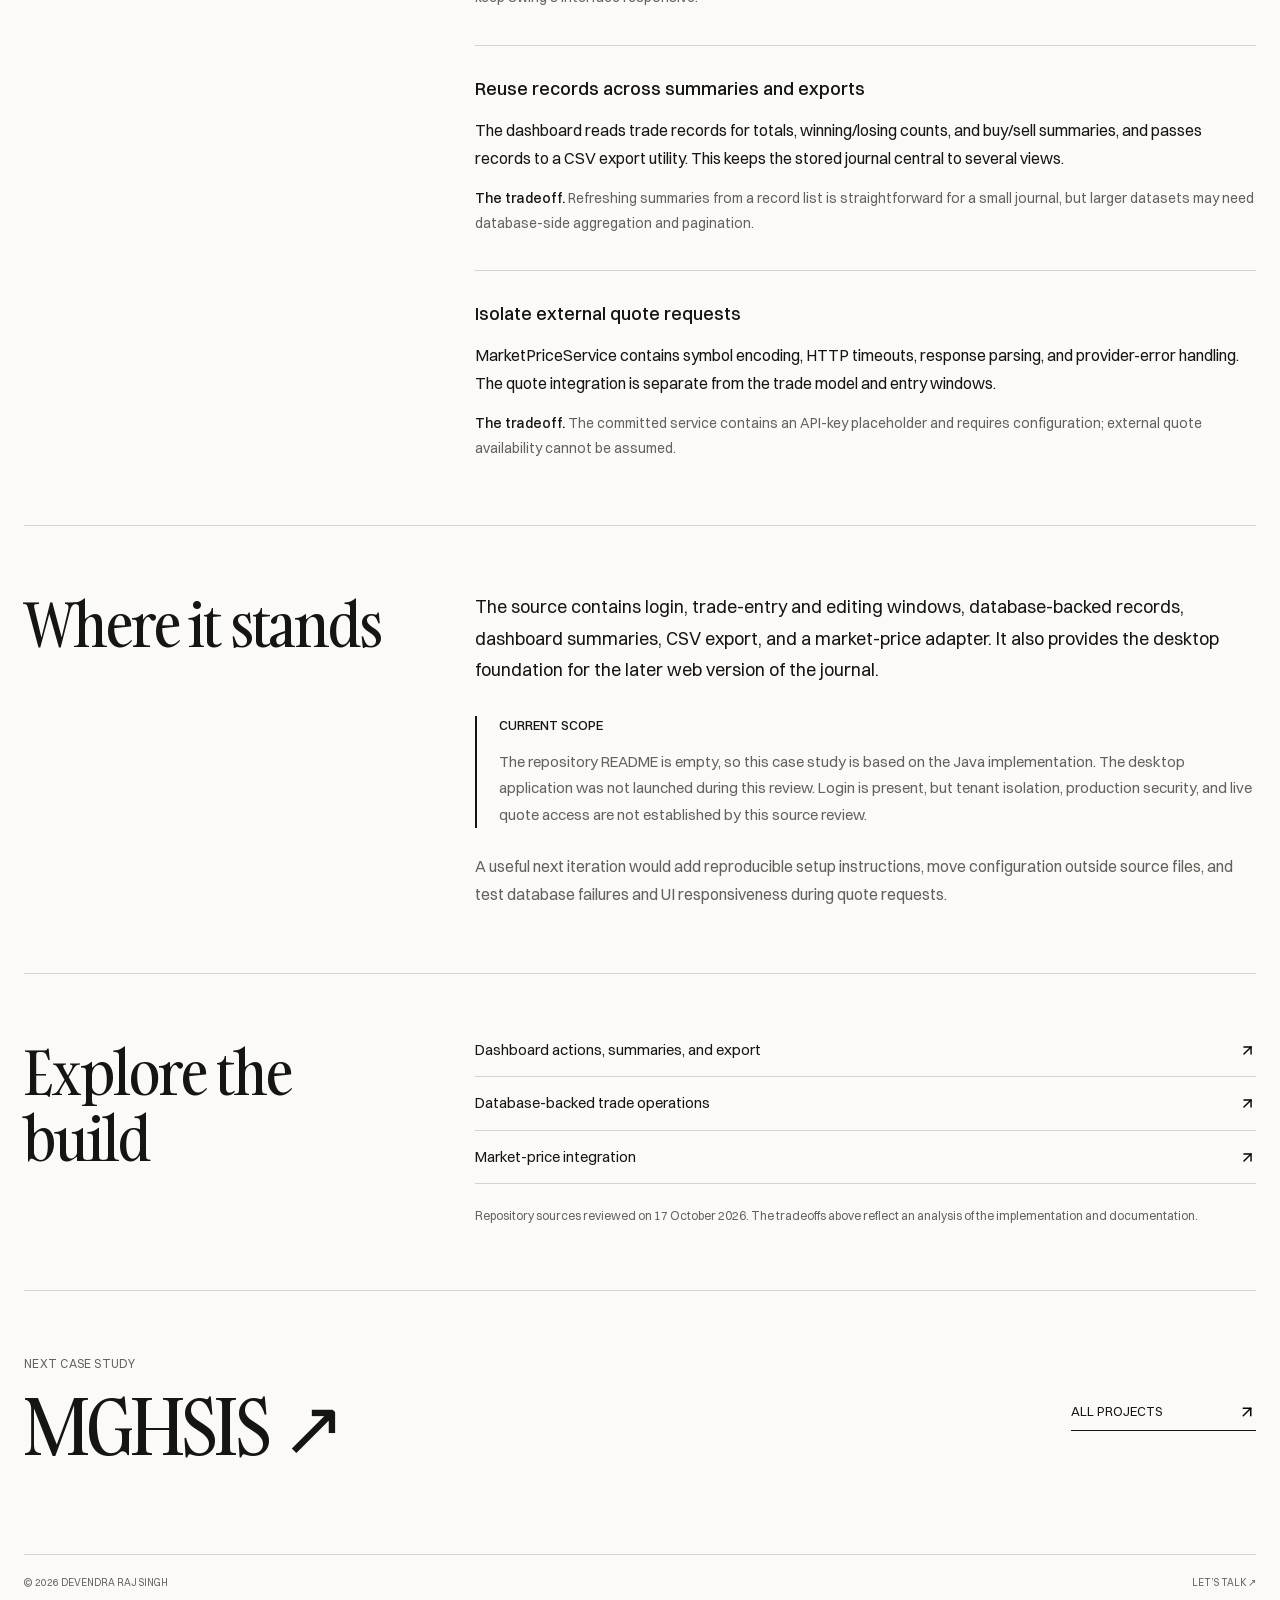
<file: case-studies/trading-log-desktop.html>
<!doctype html>
<html lang="en">
<head>
  <meta charset="utf-8">
  <meta name="viewport" content="width=device-width, initial-scale=1">
  <title>Trading Log — Desktop App — Case Study | Devendra Raj Singh</title>
  <meta name="description" content="A Java Swing application bringing trade entry, record management, summary reporting, and CSV export into a local desktop workflow.">
  <meta name="theme-color" content="#fcfaf8">
  <link rel="icon" href="../favicon.svg" type="image/svg+xml">
  <link rel="preload" href="../fonts/gambarino.woff2" as="font" type="font/woff2" crossorigin>
  <link rel="stylesheet" href="../portfolio.css">
  <link rel="stylesheet" href="../case-study.css">
</head>
<body>
  <a class="skip" href="#case-main">Skip to case study</a>
  <header class="case-header">
    <a class="wordmark" href="../index.html#home" aria-label="Devendra Raj Singh home">Devendra</a>
    <nav aria-label="Case study navigation"><a href="../index.html#projects">All projects ↗</a><a href="../output/pdf/Devendra_Raj_Singh_Resume.pdf" target="_blank" rel="noopener">Resume ↗</a></nav>
  </header>
  <main class="case-main" id="case-main">
    <article>
      <header class="case-hero">
        <div class="case-kicker eyebrow"><span>Trading Log — Desktop App / Case study</span><span>10 — 10</span></div>
        <h1>A desktop home for a trading journal.</h1>
        <p class="case-intro">A Java Swing application bringing trade entry, record management, summary reporting, and CSV export into a local desktop workflow.</p>
        <div class="case-actions"><a class="text-link" href="#problem">Explore the story <img src="../images/icons/arrow-down.svg" alt="" width="18" height="18"></a><a class="text-link" href="https://github.com/devendrarajsingh07/Trading-Log-Management-System" target="_blank" rel="noopener noreferrer">View source <img src="../images/icons/arrow-up-right.svg" width="18" height="18" alt=""></a></div>
      </header>
      
      <dl class="case-facts"><div><dt>Project</dt><dd>Java desktop · Trading journal</dd></div><div><dt>Engineering focus</dt><dd>Swing interfaces, JDBC persistence, and reusable trade logic</dd></div><div><dt>Technology</dt><dd>Java · Swing · JDBC · SQL · CSV · Alpha Vantage</dd></div></dl>
      <section class="case-section" id="problem" aria-labelledby="problem-title"><h2 id="problem-title">The problem</h2><div class="case-copy"><p>A journal needs to preserve more than an entry and exit price. Symbols, position side, quantity, date, strategy, and remarks help make a record understandable later. The desktop project brings those fields together with editing, summary statistics, and exports in a single application.</p></div></section>
      <section class="case-section" aria-labelledby="approach-title"><h2 id="approach-title">The approach</h2><div class="case-copy"><p>Swing frames handle login, the dashboard, entry forms, and record views. A Trade model represents journal entries, while TradeDAO uses JDBC prepared statements to read and write database records. Separate services handle CSV export and external market-price requests.</p><ol class="case-pipeline" aria-label="Application workflow"><li>Open the login window</li><li>Enter a trade</li><li>Persist its journal fields</li><li>Review and edit records</li><li>Refresh summaries or export CSV</li></ol></div></section>
      <section class="case-section" aria-labelledby="decisions-title"><h2 id="decisions-title">Key decisions</h2><div class="case-copy"><div class="decision"><h3>Separate windows from database access</h3><p>Dashboard and form classes handle the desktop interactions, while TradeDAO contains SQL operations. The Trade model carries journal fields between the interface and persistence layer.</p><p class="tradeoff"><strong>The tradeoff.</strong> The separation clarifies responsibilities, but database and network work still need careful scheduling to keep Swing's interface responsive.</p></div><div class="decision"><h3>Reuse records across summaries and exports</h3><p>The dashboard reads trade records for totals, winning/losing counts, and buy/sell summaries, and passes records to a CSV export utility. This keeps the stored journal central to several views.</p><p class="tradeoff"><strong>The tradeoff.</strong> Refreshing summaries from a record list is straightforward for a small journal, but larger datasets may need database-side aggregation and pagination.</p></div><div class="decision"><h3>Isolate external quote requests</h3><p>MarketPriceService contains symbol encoding, HTTP timeouts, response parsing, and provider-error handling. The quote integration is separate from the trade model and entry windows.</p><p class="tradeoff"><strong>The tradeoff.</strong> The committed service contains an API-key placeholder and requires configuration; external quote availability cannot be assumed.</p></div></div></section>
      <section class="case-section" aria-labelledby="outcome-title"><h2 id="outcome-title">Where it stands</h2><div class="case-copy"><p>The source contains login, trade-entry and editing windows, database-backed records, dashboard summaries, CSV export, and a market-price adapter. It also provides the desktop foundation for the later web version of the journal.</p><div class="case-scope"><h3>Current scope</h3><p>The repository README is empty, so this case study is based on the Java implementation. The desktop application was not launched during this review. Login is present, but tenant isolation, production security, and live quote access are not established by this source review.</p></div><p class="case-next">A useful next iteration would add reproducible setup instructions, move configuration outside source files, and test database failures and UI responsiveness during quote requests.</p></div></section>
      <section class="case-section" aria-labelledby="source-title"><h2 id="source-title">Explore the build</h2><div class="case-copy"><ul class="source-links"><li><a href="https://github.com/devendrarajsingh07/Trading-Log-Management-System/blob/main/src/com/tradinglog/app/ui/DashboardFrame.java" target="_blank" rel="noopener noreferrer">Dashboard actions, summaries, and export <img src="../images/icons/arrow-up-right.svg" width="18" height="18" alt=""></a></li><li><a href="https://github.com/devendrarajsingh07/Trading-Log-Management-System/blob/main/src/com/tradinglog/app/service/TradeDAO.java" target="_blank" rel="noopener noreferrer">Database-backed trade operations <img src="../images/icons/arrow-up-right.svg" width="18" height="18" alt=""></a></li><li><a href="https://github.com/devendrarajsingh07/Trading-Log-Management-System/blob/main/src/com/tradinglog/app/service/MarketPriceService.java" target="_blank" rel="noopener noreferrer">Market-price integration <img src="../images/icons/arrow-up-right.svg" width="18" height="18" alt=""></a></li></ul><p class="source-note">Repository sources reviewed on 17 October 2026. The tradeoffs above reflect an analysis of the implementation and documentation.</p></div></section>
    </article>
    <nav class="case-next-project" aria-label="More case studies"><a href="mghsis.html"><p class="eyebrow">Next case study</p><span class="serif">MGHSIS ↗</span></a><a class="text-link" href="../index.html#projects">All projects <img src="../images/icons/arrow-up-right.svg" width="18" height="18" alt=""></a></nav>
  </main>
  <footer class="site-footer"><span>© 2026 Devendra Raj Singh</span><a href="mailto:devendrarajsingh2005@gmail.com">Let’s talk ↗</a></footer>
</body>
</html>
</file>
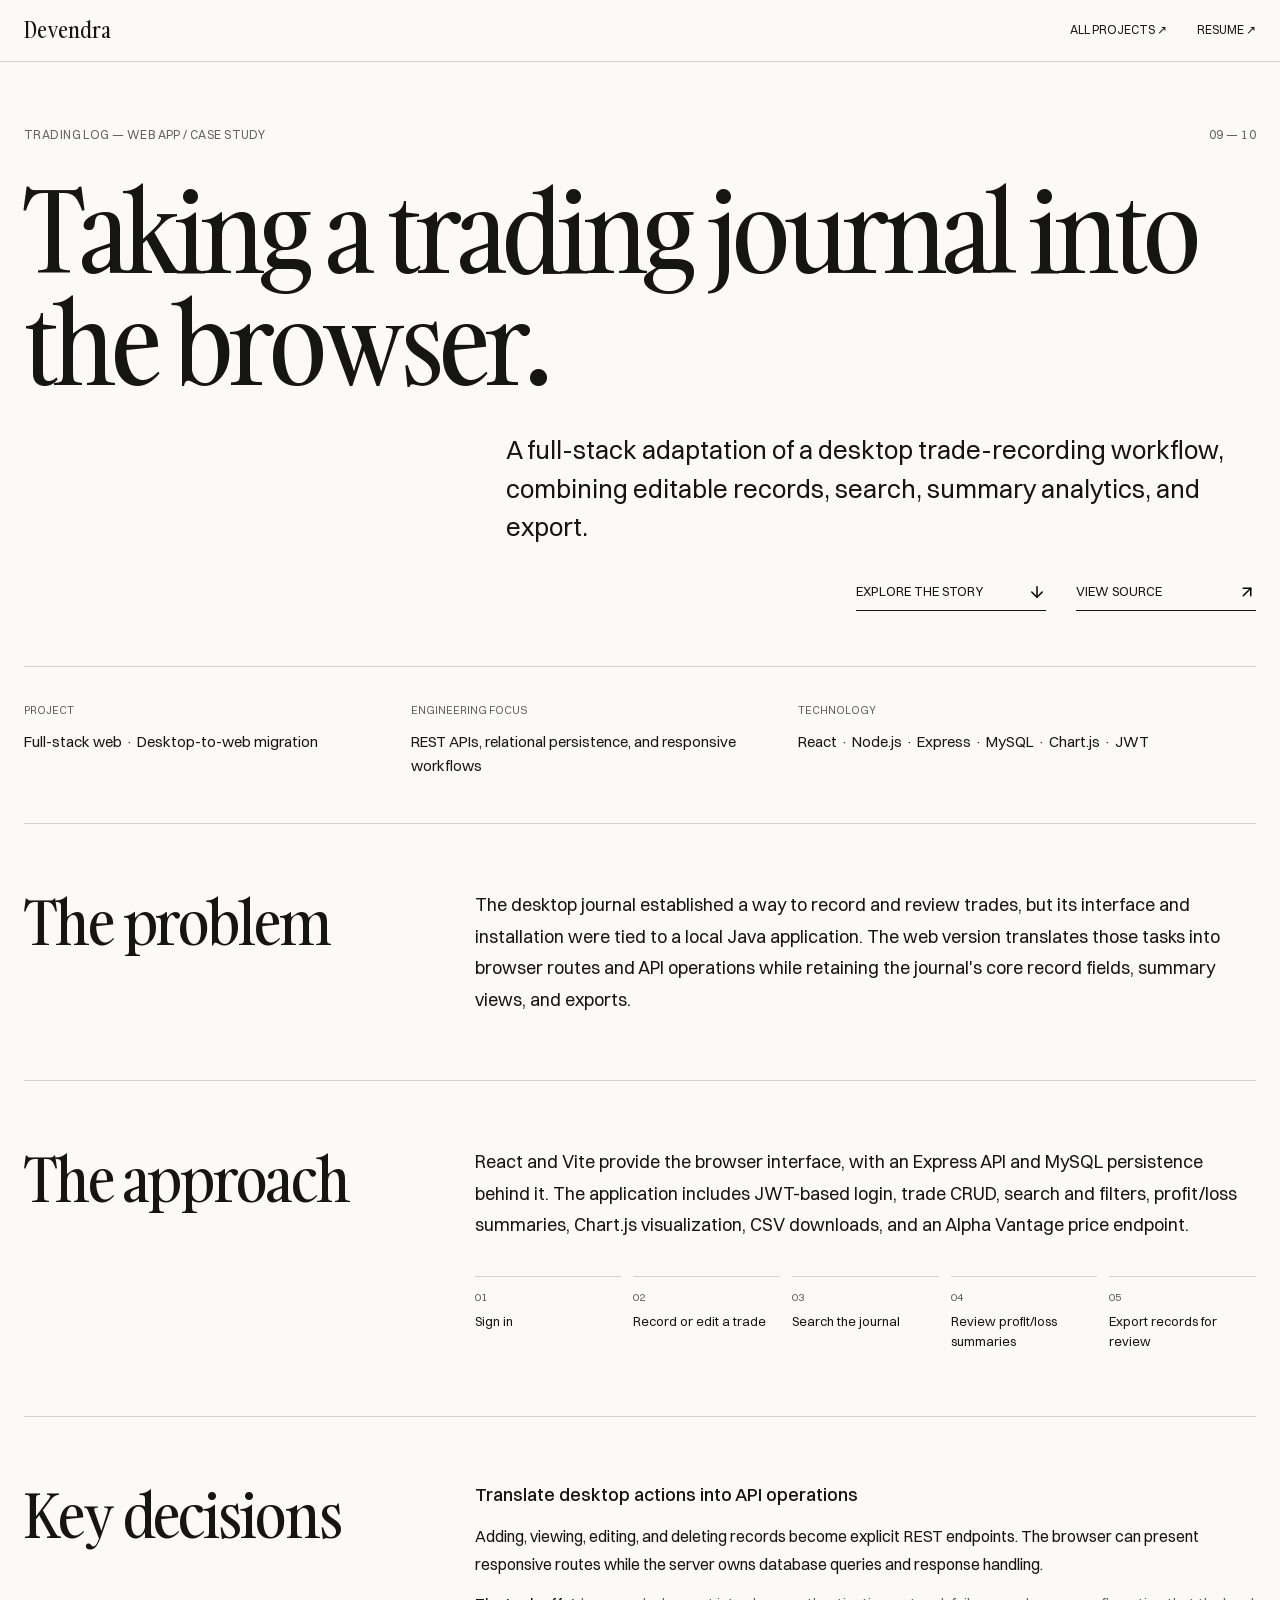
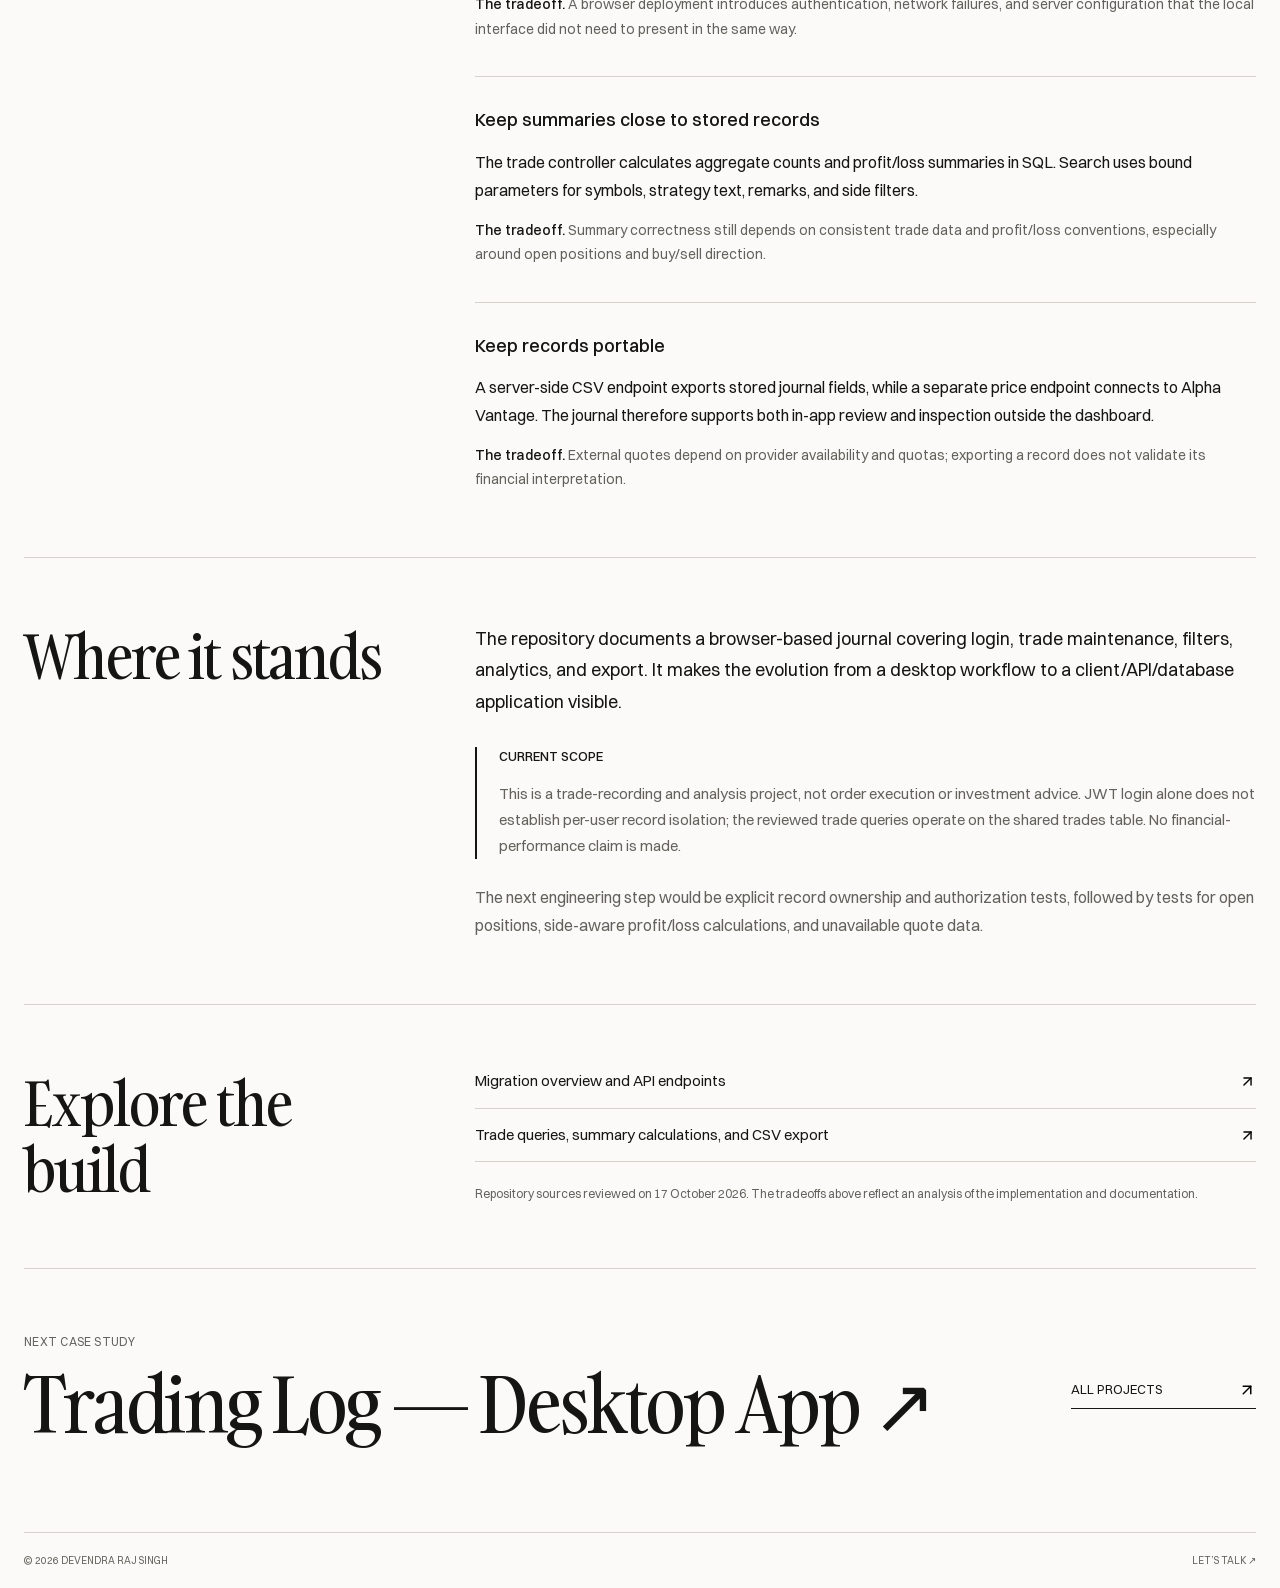
<file: case-studies/trading-log-web.html>
<!doctype html>
<html lang="en">
<head>
  <meta charset="utf-8">
  <meta name="viewport" content="width=device-width, initial-scale=1">
  <title>Trading Log — Web App — Case Study | Devendra Raj Singh</title>
  <meta name="description" content="A full-stack adaptation of a desktop trade-recording workflow, combining editable records, search, summary analytics, and export.">
  <meta name="theme-color" content="#fcfaf8">
  <link rel="icon" href="../favicon.svg" type="image/svg+xml">
  <link rel="preload" href="../fonts/gambarino.woff2" as="font" type="font/woff2" crossorigin>
  <link rel="stylesheet" href="../portfolio.css">
  <link rel="stylesheet" href="../case-study.css">
</head>
<body>
  <a class="skip" href="#case-main">Skip to case study</a>
  <header class="case-header">
    <a class="wordmark" href="../index.html#home" aria-label="Devendra Raj Singh home">Devendra</a>
    <nav aria-label="Case study navigation"><a href="../index.html#projects">All projects ↗</a><a href="../output/pdf/Devendra_Raj_Singh_Resume.pdf" target="_blank" rel="noopener">Resume ↗</a></nav>
  </header>
  <main class="case-main" id="case-main">
    <article>
      <header class="case-hero">
        <div class="case-kicker eyebrow"><span>Trading Log — Web App / Case study</span><span>09 — 10</span></div>
        <h1>Taking a trading journal into the browser.</h1>
        <p class="case-intro">A full-stack adaptation of a desktop trade-recording workflow, combining editable records, search, summary analytics, and export.</p>
        <div class="case-actions"><a class="text-link" href="#problem">Explore the story <img src="../images/icons/arrow-down.svg" alt="" width="18" height="18"></a><a class="text-link" href="https://github.com/devendrarajsingh07/Trading-Log-Management-System-using-JS" target="_blank" rel="noopener noreferrer">View source <img src="../images/icons/arrow-up-right.svg" width="18" height="18" alt=""></a></div>
      </header>
      
      <dl class="case-facts"><div><dt>Project</dt><dd>Full-stack web · Desktop-to-web migration</dd></div><div><dt>Engineering focus</dt><dd>REST APIs, relational persistence, and responsive workflows</dd></div><div><dt>Technology</dt><dd>React · Node.js · Express · MySQL · Chart.js · JWT</dd></div></dl>
      <section class="case-section" id="problem" aria-labelledby="problem-title"><h2 id="problem-title">The problem</h2><div class="case-copy"><p>The desktop journal established a way to record and review trades, but its interface and installation were tied to a local Java application. The web version translates those tasks into browser routes and API operations while retaining the journal's core record fields, summary views, and exports.</p></div></section>
      <section class="case-section" aria-labelledby="approach-title"><h2 id="approach-title">The approach</h2><div class="case-copy"><p>React and Vite provide the browser interface, with an Express API and MySQL persistence behind it. The application includes JWT-based login, trade CRUD, search and filters, profit/loss summaries, Chart.js visualization, CSV downloads, and an Alpha Vantage price endpoint.</p><ol class="case-pipeline" aria-label="Application workflow"><li>Sign in</li><li>Record or edit a trade</li><li>Search the journal</li><li>Review profit/loss summaries</li><li>Export records for review</li></ol></div></section>
      <section class="case-section" aria-labelledby="decisions-title"><h2 id="decisions-title">Key decisions</h2><div class="case-copy"><div class="decision"><h3>Translate desktop actions into API operations</h3><p>Adding, viewing, editing, and deleting records become explicit REST endpoints. The browser can present responsive routes while the server owns database queries and response handling.</p><p class="tradeoff"><strong>The tradeoff.</strong> A browser deployment introduces authentication, network failures, and server configuration that the local interface did not need to present in the same way.</p></div><div class="decision"><h3>Keep summaries close to stored records</h3><p>The trade controller calculates aggregate counts and profit/loss summaries in SQL. Search uses bound parameters for symbols, strategy text, remarks, and side filters.</p><p class="tradeoff"><strong>The tradeoff.</strong> Summary correctness still depends on consistent trade data and profit/loss conventions, especially around open positions and buy/sell direction.</p></div><div class="decision"><h3>Keep records portable</h3><p>A server-side CSV endpoint exports stored journal fields, while a separate price endpoint connects to Alpha Vantage. The journal therefore supports both in-app review and inspection outside the dashboard.</p><p class="tradeoff"><strong>The tradeoff.</strong> External quotes depend on provider availability and quotas; exporting a record does not validate its financial interpretation.</p></div></div></section>
      <section class="case-section" aria-labelledby="outcome-title"><h2 id="outcome-title">Where it stands</h2><div class="case-copy"><p>The repository documents a browser-based journal covering login, trade maintenance, filters, analytics, and export. It makes the evolution from a desktop workflow to a client/API/database application visible.</p><div class="case-scope"><h3>Current scope</h3><p>This is a trade-recording and analysis project, not order execution or investment advice. JWT login alone does not establish per-user record isolation; the reviewed trade queries operate on the shared trades table. No financial-performance claim is made.</p></div><p class="case-next">The next engineering step would be explicit record ownership and authorization tests, followed by tests for open positions, side-aware profit/loss calculations, and unavailable quote data.</p></div></section>
      <section class="case-section" aria-labelledby="source-title"><h2 id="source-title">Explore the build</h2><div class="case-copy"><ul class="source-links"><li><a href="https://github.com/devendrarajsingh07/Trading-Log-Management-System-using-JS/blob/main/README.md" target="_blank" rel="noopener noreferrer">Migration overview and API endpoints <img src="../images/icons/arrow-up-right.svg" width="18" height="18" alt=""></a></li><li><a href="https://github.com/devendrarajsingh07/Trading-Log-Management-System-using-JS/blob/main/server/controllers/tradeController.js" target="_blank" rel="noopener noreferrer">Trade queries, summary calculations, and CSV export <img src="../images/icons/arrow-up-right.svg" width="18" height="18" alt=""></a></li></ul><p class="source-note">Repository sources reviewed on 17 October 2026. The tradeoffs above reflect an analysis of the implementation and documentation.</p></div></section>
    </article>
    <nav class="case-next-project" aria-label="More case studies"><a href="trading-log-desktop.html"><p class="eyebrow">Next case study</p><span class="serif">Trading Log — Desktop App ↗</span></a><a class="text-link" href="../index.html#projects">All projects <img src="../images/icons/arrow-up-right.svg" width="18" height="18" alt=""></a></nav>
  </main>
  <footer class="site-footer"><span>© 2026 Devendra Raj Singh</span><a href="mailto:devendrarajsingh2005@gmail.com">Let’s talk ↗</a></footer>
</body>
</html>
</file>
<file: portfolio.css>
@font-face{font-family:Gambarino;src:url('fonts/gambarino.woff2') format('woff2');font-display:swap}@font-face{font-family:Switzer;src:url('fonts/switzer-regular.woff2') format('woff2');font-display:swap}@font-face{font-family:Switzer;src:url('fonts/switzer-medium.woff2') format('woff2');font-weight:500;font-display:swap}
:root{--paper:#fcfaf8;--ink:#151513;--muted:#62615b;--line:#d5d2cc;--pad:24px}*{box-sizing:border-box}html{scroll-behavior:smooth;scroll-padding-top:85px}body{margin:0;background:var(--paper);color:var(--ink);font:16px/1.5 Switzer,Arial,sans-serif}body.menu-open{overflow:hidden}a{color:inherit;text-decoration:none}button,input,textarea{font:inherit;color:inherit}button,a,input,textarea,summary{-webkit-tap-highlight-color:transparent}button{cursor:pointer}a:focus-visible,button:focus-visible,summary:focus-visible,[tabindex]:focus-visible{outline:2px solid #975731;outline-offset:6px}img{display:block;max-width:100%}h1,h2,h3,p{margin:0}h1,h2,.serif{font-family:Gambarino,Georgia,serif;font-weight:400}h2{font-size:clamp(60px,8.2vw,130px);line-height:1.05;letter-spacing:-.045em}.eyebrow{font-size:12px;line-height:1.3;text-transform:uppercase;letter-spacing:.035em}.skip{position:fixed;top:-80px;left:15px;padding:12px;background:var(--ink);color:white;z-index:30}.skip:focus{top:12px}.site-header{position:relative;z-index:20;padding:20px var(--pad);display:grid;grid-template-columns:1fr 1fr 1fr auto;align-items:center;gap:20px}.wordmark{font-family:Gambarino,Georgia,serif;font-size:21px;line-height:1}.location{text-align:center}.menu-toggle{padding:0;border:0;background:none;font-size:12px;letter-spacing:.04em}.site-header:has(.menu-toggle[aria-expanded=true]){color:var(--paper)}.menu-panel{position:fixed;inset:0;background:var(--ink);color:var(--paper);z-index:15;padding:100px var(--pad) 30px;overflow:auto}.menu-panel[hidden]{display:none}.menu-panel nav a{border-bottom:1px solid #454540;display:flex;align-items:center;gap:25px;font-family:Gambarino,Georgia,serif;font-size:clamp(52px,8.5vw,115px);line-height:1.1;padding:7px 0}.menu-panel nav small{font-family:Switzer,Arial,sans-serif;font-size:12px;letter-spacing:0}.menu-footer{display:flex;justify-content:space-between;margin-top:30px;gap:20px;font-size:12px;text-transform:uppercase}.menu-footer a{text-decoration:underline;text-underline-offset:5px}
.hero{padding:38px var(--pad) 0;min-height:850px;overflow:hidden}.hero h1{font-size:clamp(60px,12.7vw,230px);letter-spacing:-.063em;line-height:1.1;white-space:nowrap;text-align:center;margin-left:-.035em}.ring-stage{height:390px;position:relative;perspective:1100px;touch-action:pan-y;cursor:grab;outline-offset:-12px;--radius:310px;--slice-width:83px;--slice-height:230px}.ring-stage:active{cursor:grabbing}.project-ring{position:absolute;top:45%;left:50%;width:0;height:0;transform-style:preserve-3d;transform:rotateX(-13deg) rotateY(22deg)}.ring-slice{position:absolute;left:calc(var(--slice-width)/-2);top:calc(var(--slice-height)/-2);width:calc(var(--slice-width) + 1px);height:var(--slice-height);background-size:400% 100%;backface-visibility:visible;transform:rotateY(var(--angle)) translateZ(var(--radius));border-right:1px solid #ffffff26}.ring-bottom{display:flex;justify-content:center;margin-top:-14px}.motion-toggle{border:0;background:none;display:flex;align-items:center;gap:7px;font-size:10px;text-transform:uppercase;color:var(--muted);padding:10px}.motion-toggle img{width:12px;height:12px}.hero-bottom{display:flex;justify-content:space-between;gap:30px;align-items:flex-end;margin:55px 0 65px}.hero-intro{max-width:430px;text-transform:uppercase;font-size:17px;line-height:1.35}.text-link{display:inline-flex;align-items:center;justify-content:space-between;gap:45px;border-bottom:1px solid;padding:8px 0;font-size:13px;text-transform:uppercase;min-width:185px}.text-link img{width:18px;height:18px}.hero-actions{display:flex;gap:35px;align-items:center}.section{padding:100px var(--pad) 0}.section-top{display:flex;justify-content:space-between;align-items:flex-end;margin-bottom:35px;gap:20px}.section-top .eyebrow{padding-bottom:10px}.project-grid{display:grid;grid-template-columns:1fr 1fr;gap:65px 22px}.project-image{overflow:hidden;display:block;background:#e5e2dc;aspect-ratio:1.65}.project-image img{width:100%;height:100%;object-fit:cover;transition:transform .65s cubic-bezier(.2,.65,.3,1)}.project-image:hover img{transform:scale(1.035)}.project-caption{display:flex;justify-content:space-between;gap:20px;margin-top:15px;text-transform:uppercase;font-size:13px;line-height:1.3}.project-caption a{display:flex;align-items:center;gap:8px}.project-caption img{width:15px;height:15px}.project-category{text-align:right;max-width:50%;font-size:11px;color:var(--muted)}.project-description{max-width:560px;font-size:14px;color:var(--muted);margin-top:14px;line-height:1.6}.project-tech{font-size:11px;margin-top:11px;color:var(--muted)}.art-note{margin-top:25px;font-size:11px;color:var(--muted)}.more-projects{margin-top:70px}.more-projects>h3{font-size:12px;font-weight:400;text-transform:uppercase;margin-bottom:20px}.archive-project{border-top:1px solid var(--line);display:grid;grid-template-columns:45px 1fr 1fr auto;gap:20px;padding:23px 0;align-items:start}.archive-project .number{font-size:11px;color:var(--muted);padding-top:6px}.archive-project h3{font-family:Gambarino,Georgia,serif;font-weight:400;font-size:30px;line-height:1.1}.archive-project p{font-size:13px;color:var(--muted)}.archive-links{display:flex;gap:20px;font-size:11px;text-transform:uppercase;text-decoration:underline;text-underline-offset:5px}
.about{padding-top:155px}.about-heading{font-size:clamp(48px,7.2vw,112px);line-height:1.08;letter-spacing:-.035em;max-width:1500px}.about-layout{display:grid;grid-template-columns:1fr 1.05fr 1fr;gap:35px;margin-top:65px;align-items:start}.about-label{padding-top:4px}.portrait{width:100%;height:auto;aspect-ratio:3/4;object-fit:cover;filter:grayscale(1)}.about-copy{text-transform:uppercase;font-size:15px;line-height:1.6}.about-copy p+p{margin-top:25px}.about-copy .text-link{margin-top:30px}.about-copy .small-link{display:block;font-size:11px;margin-top:25px;text-decoration:underline;text-underline-offset:5px}.experience{display:grid;grid-template-columns:1fr 2.1fr;gap:35px;margin-top:100px}.experience h2,.skills h2{font-size:clamp(48px,5.4vw,85px)}.experience-entry{border-top:1px solid var(--line);padding:23px 0;display:grid;grid-template-columns:1fr 1.3fr;gap:30px}.experience-entry h3{font-weight:500;font-size:15px}.experience-entry p{font-size:13px;color:var(--muted);margin-top:7px}.experience-entry time{font-size:11px;display:block;margin-top:8px;text-transform:uppercase;color:var(--muted)}.skills{padding-top:120px}.skills-grid-groups{margin-top:40px;display:grid;grid-template-columns:1fr 1fr;gap:35px 65px}.skill-group{border-top:1px solid var(--line);padding-top:18px}.skill-group h3{font-size:12px;font-weight:400;text-transform:uppercase;margin-bottom:24px}.skills-grid{display:grid;grid-template-columns:repeat(3,1fr);gap:22px 15px}.skill-badge{display:flex;align-items:center;gap:10px;font-size:13px;min-width:0}.skill-icon{width:24px;height:24px;object-fit:contain;flex-shrink:0}.skill-badge .skill-icon+.skill-icon{margin-left:-5px}.recognition{margin-top:85px;border-top:1px solid var(--line);padding-top:20px;display:grid;grid-template-columns:1fr 2.1fr;gap:35px}.recognition summary{cursor:pointer;display:flex;justify-content:space-between;list-style:none;font-size:14px;padding:15px 0;border-bottom:1px solid var(--line)}.recognition summary::-webkit-details-marker{display:none}.recognition summary:after{content:'+';font-size:20px}.recognition details[open] summary:after{content:'−'}.recognition details p{font-size:13px;color:var(--muted);padding:15px 0 25px;max-width:600px}.contact{padding-top:160px}.contact h2{font-size:clamp(90px,22.2vw,360px);letter-spacing:-.055em;line-height:1.06;white-space:nowrap}.contact-top{display:flex;justify-content:space-between;align-items:flex-end;margin:25px 0 60px;gap:30px}.email-link{font-size:clamp(17px,2.6vw,40px);border-bottom:1px solid;line-height:1.4;overflow-wrap:anywhere}.socials{display:flex;gap:25px;font-size:12px;text-transform:uppercase;flex-wrap:wrap}.socials a{display:flex;gap:7px;align-items:center}.socials img{width:16px;height:16px}.message-details{max-width:780px;margin:0 0 65px auto}.message-details>summary{cursor:pointer;font-size:13px;text-transform:uppercase;text-decoration:underline;text-underline-offset:6px;list-style:none;padding:15px 0}.contact-form{margin-top:25px;display:grid;grid-template-columns:1fr 1fr;gap:25px}.contact-form label{font-size:11px;text-transform:uppercase}.contact-form input,.contact-form textarea{display:block;width:100%;border:0;border-bottom:1px solid #9b9992;background:transparent;border-radius:0;padding:12px 0;outline-offset:5px;font-size:16px}.contact-form textarea{resize:vertical;min-height:100px}.full{grid-column:1/-1}.contact-form button{justify-self:start;border:0;border-bottom:1px solid;background:transparent;padding:8px 0;font-size:12px;text-transform:uppercase}.contact-form button:disabled{cursor:wait;opacity:.5}.form-status{font-size:13px;min-height:20px}.site-footer{border-top:1px solid var(--line);margin:0 var(--pad);padding:20px 0;display:flex;justify-content:space-between;gap:20px;font-size:10px;text-transform:uppercase;color:var(--muted)}
[hidden]{display:none!important}.site-header{position:sticky;top:0;background:var(--paper)}.site-header:has(.menu-toggle[aria-expanded=true]){background:var(--ink)}.ring-bottom{position:relative;z-index:2;margin-top:15px}.motion-toggle{background:var(--paper)}.menu-panel nav a{font-size:clamp(52px,7vw,100px)}
@media(min-width:1600px){.hero{min-height:980px}.ring-stage{height:460px;--radius:390px;--slice-width:104px;--slice-height:290px}.hero-bottom{margin-top:65px}}
@media(max-width:800px){:root{--pad:18px}.site-header{grid-template-columns:1fr auto}.site-header>.eyebrow{display:none}.hero{padding-top:45px;min-height:auto}.hero h1{font-size:18vw;white-space:normal;max-width:650px;margin:auto;line-height:1}.hero h1 span{display:block}.ring-stage{height:320px;--radius:230px;--slice-width:62px;--slice-height:185px}.hero-bottom{margin-top:35px;display:block;margin-bottom:25px}.hero-intro{font-size:15px;max-width:360px}.hero-actions{margin-top:25px;justify-content:space-between;gap:20px}.text-link{min-width:140px;font-size:11px;gap:15px}.section{padding-top:80px}.section-top{margin-bottom:25px}.section-top .eyebrow{font-size:10px;max-width:130px;text-align:right}.project-grid{gap:40px 18px}.project-caption{display:block;font-size:12px}.project-category{max-width:100%;text-align:left;margin-top:5px;font-size:10px}.project-description{font-size:13px}.archive-project{grid-template-columns:25px 1fr auto;gap:12px}.archive-project p{grid-column:2/4;grid-row:2}.archive-project h3{font-size:25px}.archive-links{gap:12px;font-size:10px}.about-layout{grid-template-columns:1fr 1fr;gap:25px;margin-top:40px}.about-label{grid-column:1/-1}.about-copy{font-size:12px}.experience{grid-template-columns:1fr;gap:30px;margin-top:75px}.skills-grid-groups{gap:35px 25px}.skills-grid{grid-template-columns:repeat(2,1fr);gap:18px 10px}.skill-badge{font-size:12px}.recognition{grid-template-columns:1fr;gap:20px}.contact{padding-top:100px}.contact-top{display:block;margin-bottom:35px}.socials{margin-top:30px;gap:20px}.contact h2{font-size:23vw}.message-details{margin-bottom:35px}}
@media(max-width:520px){.site-header{padding-top:18px}.wordmark{font-size:19px}.hero{padding-top:37px}.hero h1{font-size:22vw;letter-spacing:-.055em}.ring-stage{height:270px;--radius:158px;--slice-width:43px;--slice-height:155px;perspective:850px}.hero-intro{font-size:14px;max-width:310px}.hero-actions{gap:22px}.hero-actions .text-link{min-width:0;flex:1}.section-top h2{font-size:57px}.project-grid{grid-template-columns:1fr;gap:38px}.project-image{aspect-ratio:1.5}.project-caption{display:flex}.project-category{text-align:right;max-width:48%;margin:0}.project-description{margin-top:10px}.more-projects{margin-top:45px}.archive-project{grid-template-columns:20px 1fr}.archive-links{grid-column:2;margin-top:2px}.archive-project p{grid-column:2;grid-row:auto}.about-heading{font-size:46px;line-height:1.1}.about-layout{grid-template-columns:1fr;gap:25px}.portrait{max-height:460px;object-position:center 35%}.about-copy{font-size:14px}.about-copy .text-link{margin-top:18px}.experience-entry{grid-template-columns:1fr;gap:10px}.experience-entry p{margin-top:2px}.skills-grid-groups{grid-template-columns:1fr}.skills-grid{grid-template-columns:repeat(3,1fr);gap:20px 10px}.skill-badge{flex-direction:column;align-items:flex-start;gap:8px;font-size:11px}.skill-badge:has(.skill-icon+.skill-icon){flex-direction:row;flex-wrap:wrap}.skill-badge:has(.skill-icon+.skill-icon)>span{flex-basis:100%}.contact h2{font-size:23vw}.contact-form{grid-template-columns:1fr}.contact-form label{grid-column:1}.site-footer{flex-wrap:wrap;gap:12px}.menu-panel{padding-top:100px}.menu-panel nav a{font-size:60px;padding:12px 0}.menu-footer{flex-direction:column}.email-link{font-size:19px}}
.project-links{display:flex;gap:25px;margin-top:18px;font-size:11px;text-transform:uppercase}.project-links a{border-bottom:1px solid;padding-bottom:4px}.project-links a:hover{opacity:.65}
@media(prefers-reduced-motion:reduce){html{scroll-behavior:auto}*,*:before,*:after{transition:none!important}.project-image:hover img{transform:none}}
</file>
<file: terminal-styles.css>
/* ==========================================================
   TERMINAL CLI PLYGROUND STYLES (terminal-styles.css)
   ========================================================== */

/* Color Themes Definitions */
.theme-dracula {
  --bg: #282a36;
  --fg: #f8f8f2;
  --prompt: #50fa7b;
  --accent: #ff79c6;
  --blue: #8be9fd;
  --yellow: #f1fa8c;
  --border: #44475a;
  --header-bg: #191a21;
  --cmd-fg: #f1fa8c;
}

.theme-nord {
  --bg: #2e3440;
  --fg: #d8dee9;
  --prompt: #a3be8c;
  --accent: #b48ead;
  --blue: #88c0d0;
  --yellow: #ebcb8b;
  --border: #4c566a;
  --header-bg: #242933;
  --cmd-fg: #ebcb8b;
}

.theme-solarized {
  --bg: #002b36;
  --fg: #839496;
  --prompt: #859900;
  --accent: #d33682;
  --blue: #2aa198;
  --yellow: #b58900;
  --border: #073642;
  --header-bg: #00212b;
  --cmd-fg: #b58900;
}

.theme-default {
  --bg: #050505;
  --fg: #00ff00;
  --prompt: #00ff00;
  --accent: #ffffff;
  --blue: #00ff00;
  --yellow: #00ff00;
  --border: #151515;
  --header-bg: #111111;
  --cmd-fg: #ffffff;
}

/* Base Styles */
*, *::before, *::after {
  box-sizing: border-box;
  margin: 0;
  padding: 0;
}

body {
  font-family: 'Space Mono', 'Fira Code', monospace;
  background-color: #1a1a1a;
  color: var(--fg);
  min-height: 100vh;
  padding: 2rem;
  display: flex;
  flex-direction: column;
}

/* Terminal Window Frame */
.terminal-window {
  flex-grow: 1;
  display: flex;
  flex-direction: column;
  background-color: var(--bg);
  border: 4px solid #000;
  box-shadow: 10px 10px 0 #000;
  overflow: hidden;
}

/* Window Title Bar */
.window-bar {
  background-color: var(--header-bg);
  border-bottom: 4px solid #000;
  padding: 0.6rem 1.2rem;
  display: grid;
  grid-template-columns: 1fr 2fr 1fr;
  align-items: center;
  user-select: none;
}

.window-controls {
  display: flex;
  gap: 0.5rem;
}

.ctrl {
  width: 14px;
  height: 14px;
  border-radius: 50%;
  border: 2px solid #000;
  display: inline-block;
}

.ctrl-close { background-color: #ff5f56; }
.ctrl-close:hover { background-color: #e04f47; }
.ctrl-min { background-color: #ffbd2e; }
.ctrl-max { background-color: #27c93f; }

.window-title {
  text-align: center;
  font-weight: 700;
  font-size: 0.85rem;
  color: var(--fg);
  opacity: 0.8;
  white-space: nowrap;
  overflow: hidden;
  text-overflow: ellipsis;
}

.window-actions {
  display: flex;
  justify-content: flex-end;
  gap: 1rem;
}

.action-btn {
  color: var(--fg);
  opacity: 0.6;
  cursor: pointer;
  font-size: 0.9rem;
  transition: opacity 0.2s;
}

.action-btn:hover {
  opacity: 1;
}

/* Terminal Area & splits container */
.terminal-container {
  flex-grow: 1;
  display: flex;
  position: relative;
  overflow: hidden;
}

/* Panes alignment styles */
.terminal-container.split-vertical {
  flex-direction: column;
}

.terminal-container.split-horizontal {
  flex-direction: row;
}

/* Terminal Pane Details */
.terminal-pane {
  flex-grow: 1;
  flex-basis: 0;
  padding: 1.5rem;
  display: flex;
  flex-direction: column;
  overflow-y: auto;
  outline: none;
  position: relative;
  transition: background-color 0.2s;
}

.terminal-pane:not(:last-child) {
  border-right: 4px solid #000;
}

.split-vertical .terminal-pane:not(:last-child) {
  border-right: none;
  border-bottom: 4px solid #000;
}

.terminal-pane.active-pane {
  background-color: rgba(255, 255, 255, 0.02);
}

/* Terminal Output Text */
.terminal-output {
  display: flex;
  flex-direction: column;
  gap: 0.8rem;
  font-size: 0.95rem;
  white-space: pre-wrap;
  word-break: break-all;
  flex-grow: 1;
}

.system-msg {
  color: var(--blue);
  line-height: 1.4;
  margin-bottom: 1rem;
}

/* Input Fields */
.input-line {
  display: flex;
  align-items: center;
  gap: 0.8rem;
  margin-top: 1rem;
  flex-shrink: 0;
}

.prompt {
  color: var(--prompt);
  font-weight: 700;
}

.terminal-input {
  flex-grow: 1;
  background: transparent;
  border: none;
  outline: none;
  color: var(--fg);
  font-family: inherit;
  font-size: 0.95rem;
  caret-color: var(--prompt);
}

/* CLI Text styles */
.text-cmd {
  color: var(--cmd-fg);
  font-weight: 700;
}

.text-accent {
  color: var(--accent);
}

.text-success {
  color: var(--prompt);
}

.text-blue {
  color: var(--blue);
}

/* Snake Game Container style */
.snake-game-wrapper {
  margin: 1rem 0;
  display: inline-block;
  border: 3px solid var(--border);
  background: #000;
}

.snake-game-wrapper canvas {
  display: block;
}

/* Terminal hints footer */
.terminal-hints {
  margin-top: 1rem;
  display: flex;
  justify-content: space-between;
  font-size: 0.8rem;
  color: #888;
  font-weight: 700;
}

.terminal-hints code {
  background: #2b2b2b;
  padding: 0.1rem 0.3rem;
  border-radius: 3px;
  color: var(--yellow);
}

.terminal-hints kbd {
  background: #333;
  color: #fff;
  border-radius: 3px;
  padding: 0.1rem 0.3rem;
  border: 1px solid #555;
  box-shadow: 0 1px 0 #000;
}

@media(max-width: 600px) {
  body {
    padding: 0.5rem;
  }
  .window-bar {
    grid-template-columns: 1fr 1fr;
  }
  .window-actions {
    display: none;
  }
  .terminal-hints {
    flex-direction: column;
    gap: 0.5rem;
  }
}
</file>
<file: case-study.css>
.case-header{position:sticky;top:0;z-index:10;background:var(--paper);display:flex;align-items:center;justify-content:space-between;gap:25px;padding:20px var(--pad);border-bottom:1px solid var(--line)}
.case-header nav{display:flex;align-items:center;gap:30px;font-size:12px;text-transform:uppercase}.case-header nav a{border-bottom:1px solid transparent}.case-header nav a:hover{border-color:currentColor}
.case-main{max-width:1600px;margin:auto;padding:0 var(--pad)}.case-hero{padding:65px 0 55px}.case-kicker{display:flex;justify-content:space-between;gap:25px;margin-bottom:32px;color:var(--muted)}.case-hero h1{font-size:clamp(58px,8.6vw,132px);line-height:1.02;letter-spacing:-.045em;max-width:1250px}.case-intro{font-size:clamp(18px,2vw,26px);line-height:1.5;max-width:750px;margin:32px 0 0 auto}.case-actions{display:flex;justify-content:flex-end;gap:30px;margin-top:28px}.case-actions .text-link{min-width:180px}
.case-cover{margin:0}.case-cover img{width:100%;height:auto;max-height:650px;object-fit:cover;aspect-ratio:1.85}.case-cover figcaption{font-size:11px;color:var(--muted);margin-top:10px}.case-facts{display:grid;grid-template-columns:1fr 1fr 1.3fr;gap:35px;border-bottom:1px solid var(--line);padding:35px 0 45px;margin:0}.case-facts dt{font-size:11px;text-transform:uppercase;color:var(--muted);margin-bottom:12px}.case-facts dd{margin:0;font-size:15px;line-height:1.6}
.case-section{padding:65px 0;border-bottom:1px solid var(--line);display:grid;grid-template-columns:1fr 2fr;gap:60px;scroll-margin-top:75px}.case-section h2{font-size:clamp(40px,4.7vw,70px);line-height:1.1;letter-spacing:-.035em}.case-copy{max-width:800px}.case-copy>p{font-size:18px;line-height:1.75}.case-copy>p+p{margin-top:24px}.case-copy h3{font-size:18px;font-weight:500;line-height:1.4;margin-bottom:15px}.case-pipeline{padding:0;margin:35px 0 0;list-style:none;counter-reset:step;display:flex;flex-wrap:wrap;gap:12px}.case-pipeline li{counter-increment:step;flex:1 1 140px;border-top:1px solid var(--line);padding-top:12px;font-size:13px}.case-pipeline li:before{content:counter(step,decimal-leading-zero);display:block;font-size:11px;color:var(--muted);margin-bottom:7px}.decision+.decision{margin-top:35px;padding-top:30px;border-top:1px solid var(--line)}.decision p{font-size:16px;line-height:1.75}.decision .tradeoff{color:var(--muted);font-size:14px;margin-top:14px}.tradeoff strong{font-weight:500;color:var(--ink)}.case-scope{margin-top:30px;border-left:2px solid var(--ink);padding-left:22px}.case-scope h3{font-size:13px;text-transform:uppercase}.case-scope p{font-size:15px;line-height:1.75;color:var(--muted)}.case-copy .case-next{font-size:16px;color:var(--muted)}.source-links{padding:0;margin:0;list-style:none}.source-links li{border-bottom:1px solid var(--line);padding:15px 0}.source-links li:first-child{padding-top:0}.source-links a{display:flex;align-items:center;justify-content:space-between;gap:20px;font-size:15px}.source-links img{width:17px;height:17px}.case-copy .source-note{font-size:12px;line-height:1.6;color:var(--muted);margin-top:22px}.case-next-project{display:flex;align-items:center;justify-content:space-between;gap:35px;padding:65px 0 85px}.case-next-project .eyebrow{margin-bottom:12px;color:var(--muted)}.case-next-project .serif{font-size:clamp(45px,6vw,90px);line-height:1.1;letter-spacing:-.035em}.case-next-project>a:last-child{flex-shrink:0}.project-links{display:flex;gap:25px;margin-top:18px;font-size:11px;text-transform:uppercase}.project-links a{border-bottom:1px solid;padding-bottom:4px}.project-links a:hover{opacity:.65}
.case-copy .case-next{margin-top:24px}.case-facts{border-top:1px solid var(--line)}.case-kicker span:last-child{white-space:nowrap;flex-shrink:0}
@media(max-width:800px){.case-hero{padding-top:45px}.case-section{grid-template-columns:1fr;gap:28px;padding:45px 0}.case-facts{gap:25px;grid-template-columns:1fr 1fr}.case-facts>div:last-child{grid-column:1/-1}.case-intro{font-size:18px;max-width:600px;margin-left:0}.case-actions{justify-content:flex-start}.case-copy>p{font-size:17px}.case-next-project{padding:45px 0 65px}.case-cover img{aspect-ratio:1.5}.case-kicker{font-size:10px}.case-kicker span:last-child{text-align:right}}
@media(max-width:520px){.case-header nav{gap:20px;font-size:10px}.case-hero h1{font-size:56px}.case-hero{padding:35px 0}.case-kicker{margin-bottom:25px}.case-actions{gap:20px}.case-actions .text-link{min-width:0;flex:1}.case-cover img{aspect-ratio:1.35}.case-facts{grid-template-columns:1fr;gap:23px;padding:28px 0}.case-facts>div:last-child{grid-column:auto}.case-facts dd{font-size:14px}.case-copy>p{font-size:16px;line-height:1.7}.case-section h2{font-size:43px}.decision p{font-size:15px}.case-next-project{display:block}.case-next-project>a:last-child{margin-top:25px}.case-pipeline li{flex-basis:130px}}
</file>
